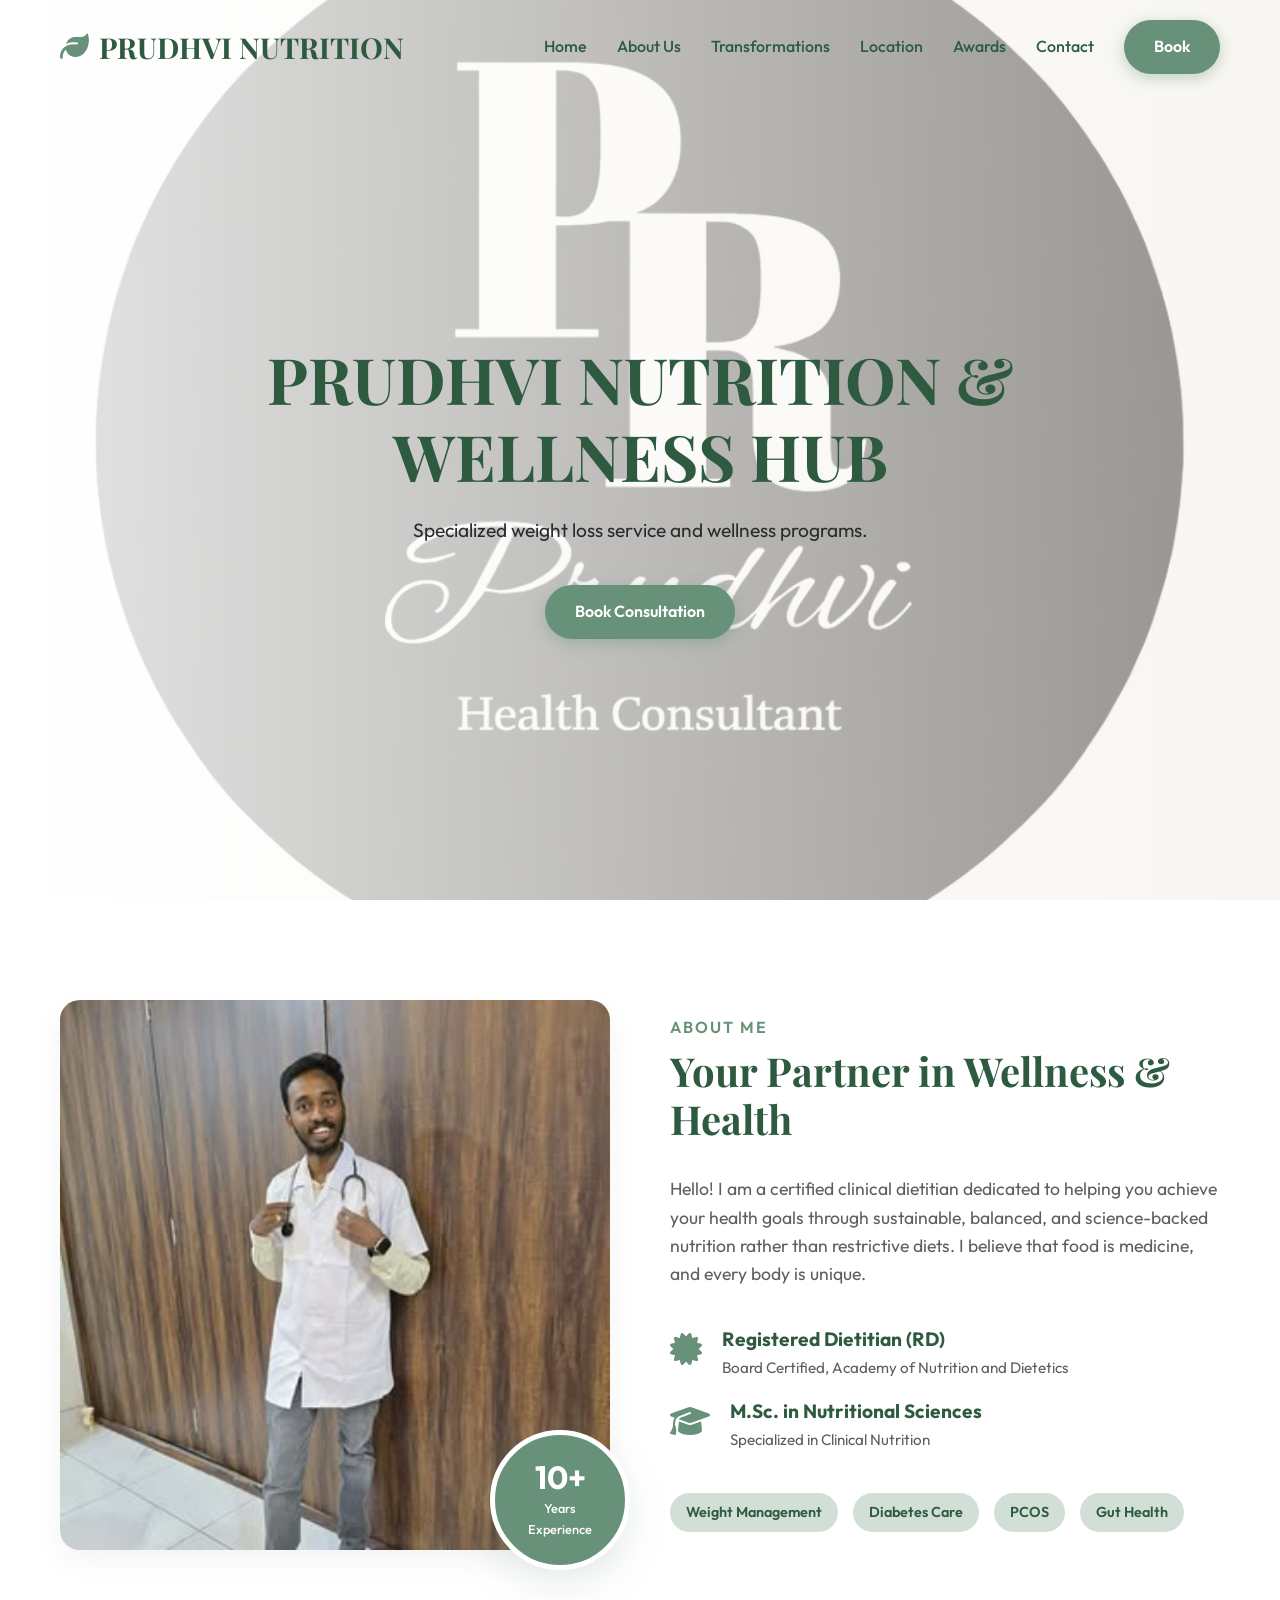
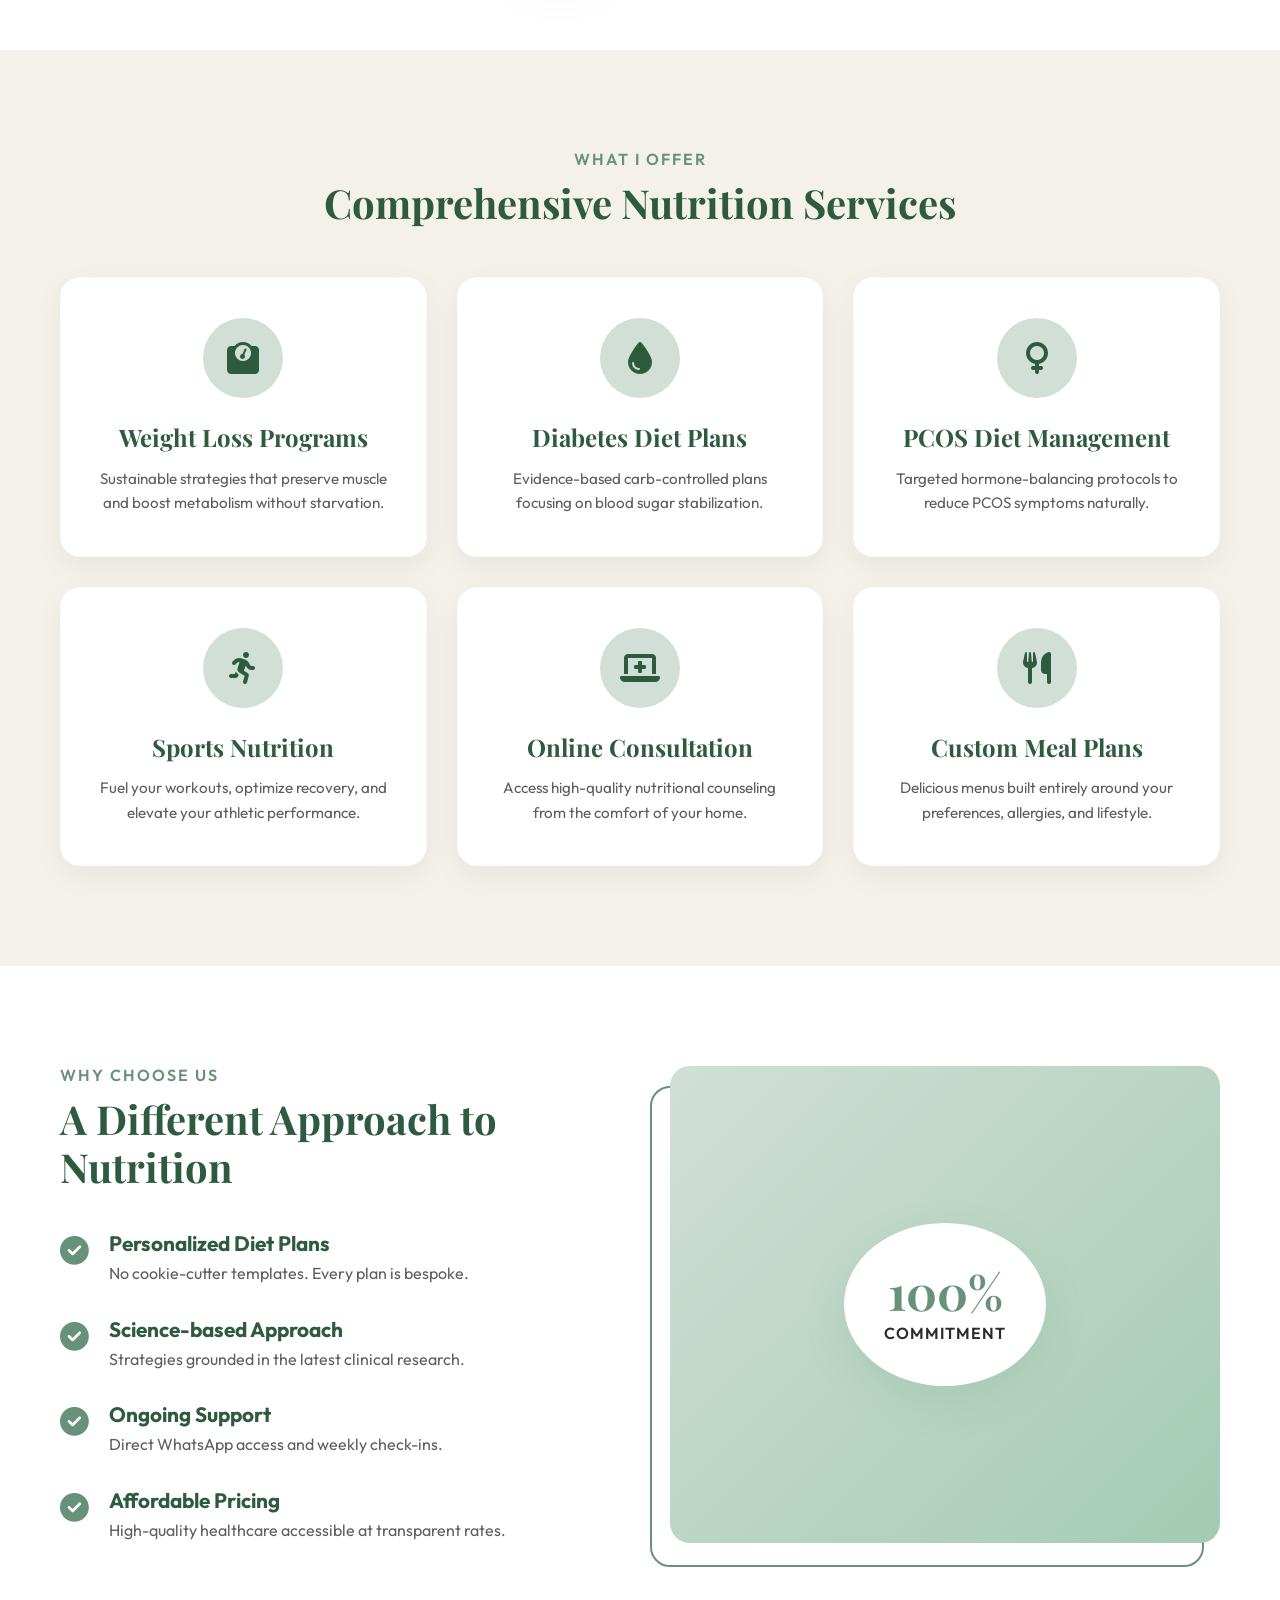
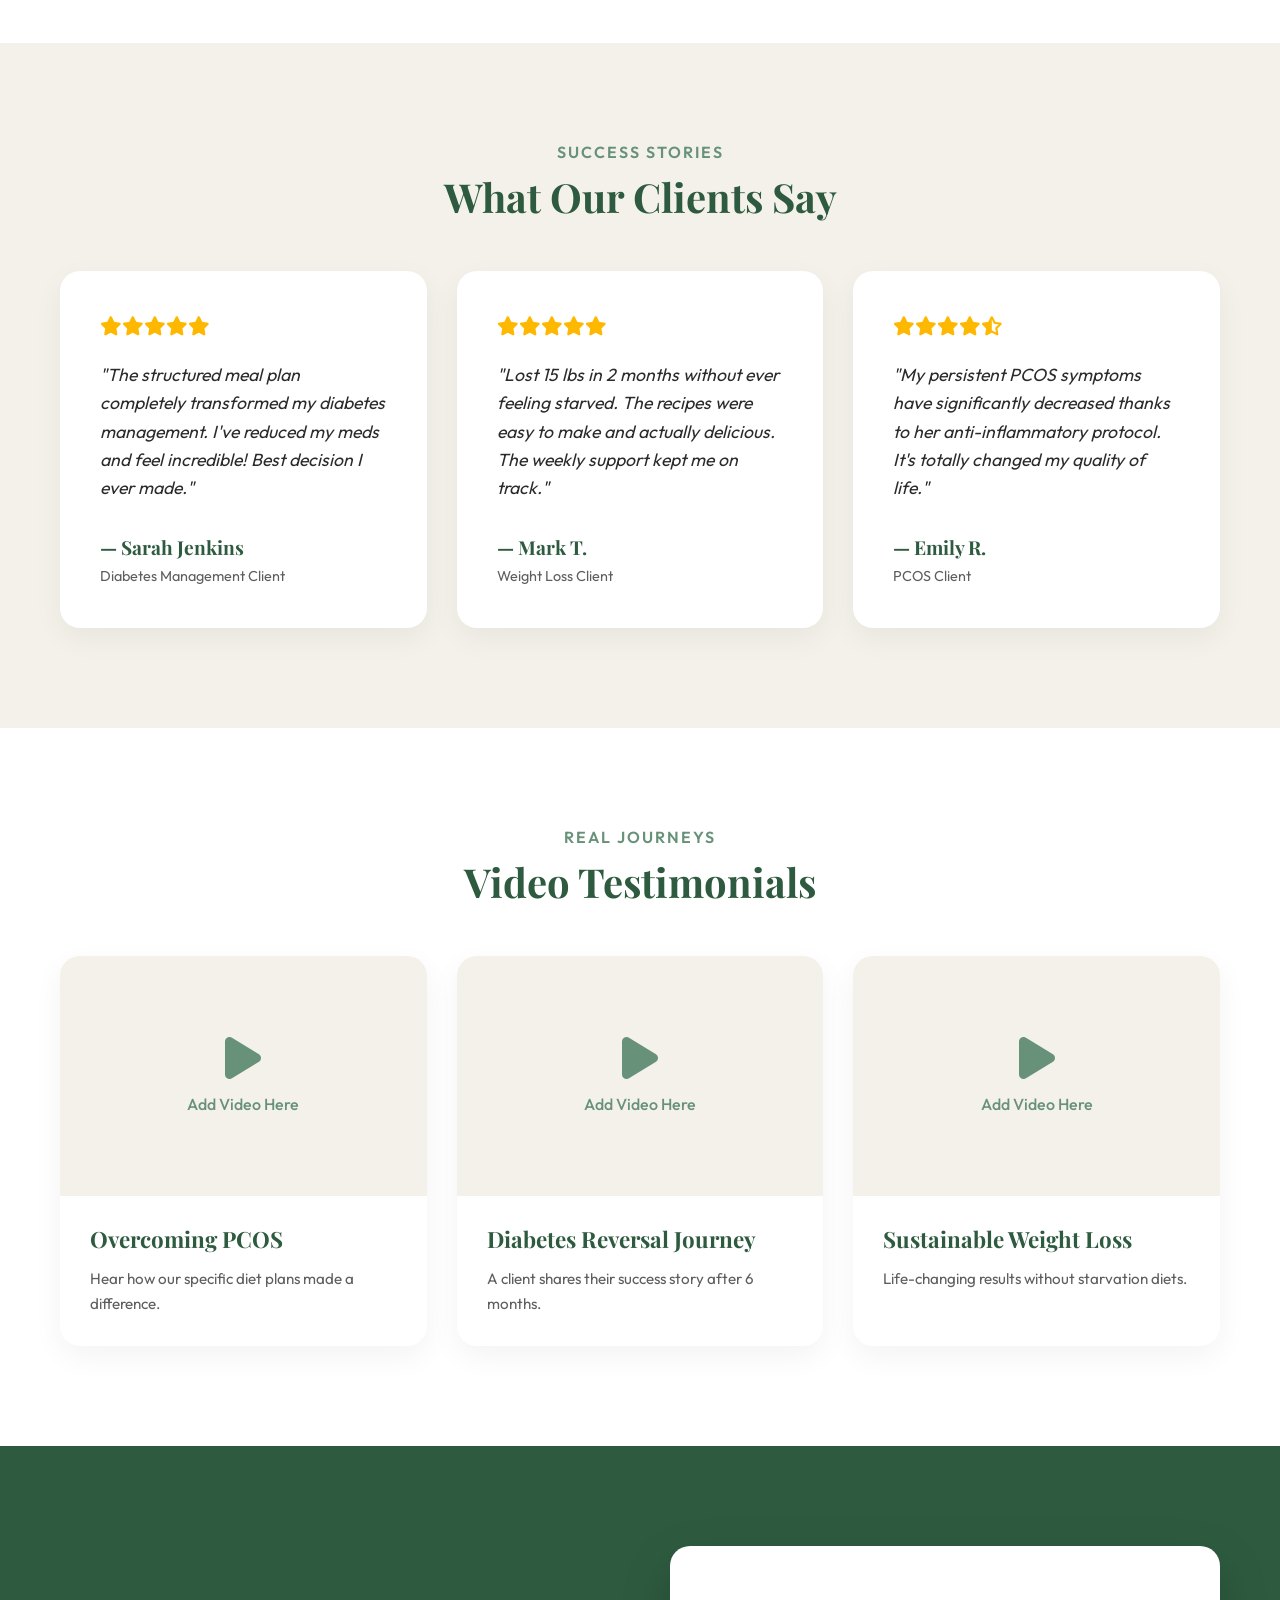
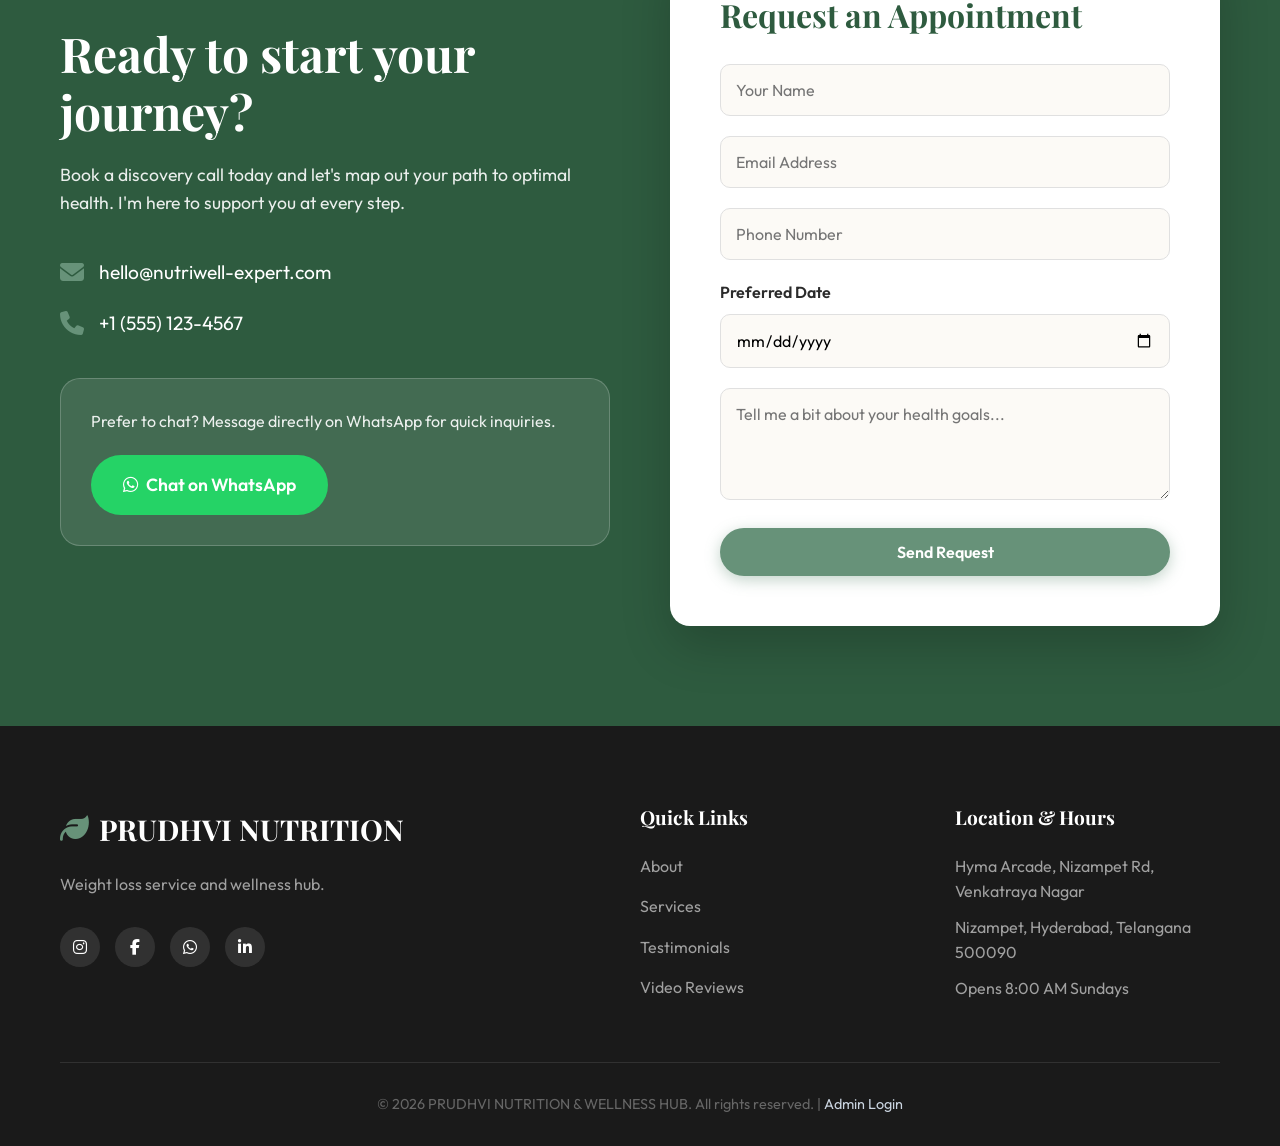
<file: index.html>
<!DOCTYPE html>
<html lang="en">

<head>
    <meta charset="UTF-8">
    <meta name="viewport" content="width=device-width, initial-scale=1.0">
    <meta name="description" content="PRUDHVI NUTRITION & WELLNESS HUB - Weight loss service in Hyderabad, Telangana.">
    <title>PRUDHVI NUTRITION & WELLNESS HUB</title>

    <!-- Google Fonts -->
    <link rel="preconnect" href="https://fonts.googleapis.com">
    <link rel="preconnect" href="https://fonts.gstatic.com" crossorigin>
    <link
        href="https://fonts.googleapis.com/css2?family=Outfit:wght@300;400;500;600;700&family=Playfair+Display:wght@600;700&display=swap"
        rel="stylesheet">

    <!-- Font Awesome for Icons -->
    <link rel="stylesheet" href="https://cdnjs.cloudflare.com/ajax/libs/font-awesome/6.4.0/css/all.min.css">

    <!-- Custom CSS -->
    <link rel="stylesheet" href="style.css">
</head>

<body>

    <!-- Navigation -->
    <nav class="navbar" id="navbar">
        <div class="nav-container">
            <a href="#" class="logo">
                <i class="fa-solid fa-leaf"></i> PRUDHVI NUTRITION
            </a>
            <div class="mobile-menu-btn" id="mobile-menu-btn">
                <i class="fa-solid fa-bars"></i>
            </div>
            <ul class="nav-links" id="nav-links">
                <li><a href="#hero">Home</a></li>
                <li><a href="about.html">About Us</a></li>
                <li><a href="transformations.html">Transformations</a></li>
                <li><a href="location.html">Location</a></li>
                <li><a href="awards.html">Awards</a></li>
                <li><a href="contact.html">Contact</a></li>
                <li><a href="#booking" class="btn btn-primary nav-btn">Book</a></li>
            </ul>
        </div>
    </nav>

    <!-- Hero Section -->
    <section id="hero" class="hero">
        <div class="hero-content fade-in-up">
            <h1>PRUDHVI NUTRITION & WELLNESS HUB</h1>
            <p>Specialized weight loss service and wellness programs.</p>
            <div class="hero-buttons">
                <a href="#booking" class="btn btn-primary">Book Consultation</a>
            </div>
        </div>
    </section>

    <!-- About Section -->
    <section id="about" class="about section-padding">
        <div class="container">
            <div class="about-grid">
                <div class="about-image reveal">
                    <img src="assets/dietitian_profile.png" alt="Certified Dietitian Portrait">
                    <div class="experience-badge">
                        <span class="years">10+</span>
                        <span class="text">Years<br>Experience</span>
                    </div>
                </div>
                <div class="about-content reveal" style="transition-delay: 200ms;">
                    <h4 class="section-subtitle">About Me</h4>
                    <h2 class="section-title">Your Partner in Wellness & Health</h2>
                    <p class="bio">Hello! I am a certified clinical dietitian dedicated to helping you achieve your
                        health goals through sustainable, balanced, and science-backed nutrition rather than restrictive
                        diets. I believe that food is medicine, and every body is unique.</p>

                    <div class="qualifications">
                        <div class="qual-item">
                            <i class="fa-solid fa-certificate"></i>
                            <div>
                                <h5>Registered Dietitian (RD)</h5>
                                <p>Board Certified, Academy of Nutrition and Dietetics</p>
                            </div>
                        </div>
                        <div class="qual-item">
                            <i class="fa-solid fa-graduation-cap"></i>
                            <div>
                                <h5>M.Sc. in Nutritional Sciences</h5>
                                <p>Specialized in Clinical Nutrition</p>
                            </div>
                        </div>
                    </div>

                    <div class="specializations">
                        <span class="tag">Weight Management</span>
                        <span class="tag">Diabetes Care</span>
                        <span class="tag">PCOS</span>
                        <span class="tag">Gut Health</span>
                    </div>
                </div>
            </div>
        </div>
    </section>

    <!-- Services Section -->
    <section id="services" class="services section-padding bg-beige">
        <div class="container">
            <div class="section-header center reveal">
                <h4 class="section-subtitle">What I Offer</h4>
                <h2 class="section-title">Comprehensive Nutrition Services</h2>
            </div>

            <div class="services-grid">
                <div class="service-card reveal">
                    <div class="icon-wrapper"><i class="fa-solid fa-weight-scale"></i></div>
                    <h3>Weight Loss Programs</h3>
                    <p>Sustainable strategies that preserve muscle and boost metabolism without starvation.</p>
                </div>
                <div class="service-card reveal" style="transition-delay: 100ms;">
                    <div class="icon-wrapper"><i class="fa-solid fa-droplet"></i></div>
                    <h3>Diabetes Diet Plans</h3>
                    <p>Evidence-based carb-controlled plans focusing on blood sugar stabilization.</p>
                </div>
                <div class="service-card reveal" style="transition-delay: 200ms;">
                    <div class="icon-wrapper"><i class="fa-solid fa-venus"></i></div>
                    <h3>PCOS Diet Management</h3>
                    <p>Targeted hormone-balancing protocols to reduce PCOS symptoms naturally.</p>
                </div>
                <div class="service-card reveal" style="transition-delay: 300ms;">
                    <div class="icon-wrapper"><i class="fa-solid fa-person-running"></i></div>
                    <h3>Sports Nutrition</h3>
                    <p>Fuel your workouts, optimize recovery, and elevate your athletic performance.</p>
                </div>
                <div class="service-card reveal" style="transition-delay: 400ms;">
                    <div class="icon-wrapper"><i class="fa-solid fa-laptop-medical"></i></div>
                    <h3>Online Consultation</h3>
                    <p>Access high-quality nutritional counseling from the comfort of your home.</p>
                </div>
                <div class="service-card reveal" style="transition-delay: 500ms;">
                    <div class="icon-wrapper"><i class="fa-solid fa-utensils"></i></div>
                    <h3>Custom Meal Plans</h3>
                    <p>Delicious menus built entirely around your preferences, allergies, and lifestyle.</p>
                </div>
            </div>
        </div>
    </section>

    <!-- Why Choose Us -->
    <section id="why-us" class="why-us section-padding">
        <div class="container">
            <div class="why-grid">
                <div class="why-content reveal">
                    <h4 class="section-subtitle">Why Choose Us</h4>
                    <h2 class="section-title">A Different Approach to Nutrition</h2>
                    <ul class="features-list">
                        <li>
                            <i class="fa-solid fa-check-circle"></i>
                            <div>
                                <h4>Personalized Diet Plans</h4>
                                <p>No cookie-cutter templates. Every plan is bespoke.</p>
                            </div>
                        </li>
                        <li>
                            <i class="fa-solid fa-check-circle"></i>
                            <div>
                                <h4>Science-based Approach</h4>
                                <p>Strategies grounded in the latest clinical research.</p>
                            </div>
                        </li>
                        <li>
                            <i class="fa-solid fa-check-circle"></i>
                            <div>
                                <h4>Ongoing Support</h4>
                                <p>Direct WhatsApp access and weekly check-ins.</p>
                            </div>
                        </li>
                        <li>
                            <i class="fa-solid fa-check-circle"></i>
                            <div>
                                <h4>Affordable Pricing</h4>
                                <p>High-quality healthcare accessible at transparent rates.</p>
                            </div>
                        </li>
                    </ul>
                </div>
                <div class="why-image reveal" style="transition-delay: 200ms;">
                    <!-- Decorative image or illustration could go here, for now using a subtle background block -->
                    <div class="image-box gradient-bg">
                        <div class="stat-circle">
                            <h2>100%</h2>
                            <p>Commitment</p>
                        </div>
                    </div>
                </div>
            </div>
        </div>
    </section>

    <!-- Testimonials -->
    <section id="testimonials" class="testimonials section-padding bg-beige">
        <div class="container">
            <div class="section-header center reveal">
                <h4 class="section-subtitle">Success Stories</h4>
                <h2 class="section-title">What Our Clients Say</h2>
            </div>

            <div class="testimonials-slider reveal">
                <div class="review-card">
                    <div class="stars">
                        <i class="fa-solid fa-star"></i><i class="fa-solid fa-star"></i><i
                            class="fa-solid fa-star"></i><i class="fa-solid fa-star"></i><i
                            class="fa-solid fa-star"></i>
                    </div>
                    <p class="review-text">"The structured meal plan completely transformed my diabetes management. I've
                        reduced my meds and feel incredible! Best decision I ever made."</p>
                    <div class="client-info">
                        <strong>— Sarah Jenkins</strong>
                        <span>Diabetes Management Client</span>
                    </div>
                </div>
                <div class="review-card">
                    <div class="stars">
                        <i class="fa-solid fa-star"></i><i class="fa-solid fa-star"></i><i
                            class="fa-solid fa-star"></i><i class="fa-solid fa-star"></i><i
                            class="fa-solid fa-star"></i>
                    </div>
                    <p class="review-text">"Lost 15 lbs in 2 months without ever feeling starved. The recipes were easy
                        to make and actually delicious. The weekly support kept me on track."</p>
                    <div class="client-info">
                        <strong>— Mark T.</strong>
                        <span>Weight Loss Client</span>
                    </div>
                </div>
                <div class="review-card">
                    <div class="stars">
                        <i class="fa-solid fa-star"></i><i class="fa-solid fa-star"></i><i
                            class="fa-solid fa-star"></i><i class="fa-solid fa-star"></i><i
                            class="fa-solid fa-star-half-stroke"></i>
                    </div>
                    <p class="review-text">"My persistent PCOS symptoms have significantly decreased thanks to her
                        anti-inflammatory protocol. It's totally changed my quality of life."</p>
                    <div class="client-info">
                        <strong>— Emily R.</strong>
                        <span>PCOS Client</span>
                    </div>
                </div>
            </div>
        </div>
    </section>

    <!-- Video Testimonials Section -->
    <section id="video-testimonials" class="video-testimonials section-padding">
        <div class="container">
            <div class="section-header center reveal">
                <h4 class="section-subtitle">Real Journeys</h4>
                <h2 class="section-title">Video Testimonials</h2>
            </div>

            <div class="video-grid">
                <!-- To add more videos, simply copy one of these 'video-card' blocks and paste it below! The design will automatically adjust. -->

                <!-- Video Item 1 -->
                <div class="video-card reveal">
                    <div class="video-wrapper">
                        <!-- Replace with real video embed or HTML5 video tag -->
                        <div class="video-placeholder">
                            <i class="fa-solid fa-play"></i>
                            <p>Add Video Here</p>
                        </div>
                    </div>
                    <div class="video-info">
                        <h3>Overcoming PCOS</h3>
                        <p>Hear how our specific diet plans made a difference.</p>
                    </div>
                </div>

                <!-- Video Item 2 -->
                <div class="video-card reveal" style="transition-delay: 150ms;">
                    <div class="video-wrapper">
                        <div class="video-placeholder">
                            <i class="fa-solid fa-play"></i>
                            <p>Add Video Here</p>
                        </div>
                    </div>
                    <div class="video-info">
                        <h3>Diabetes Reversal Journey</h3>
                        <p>A client shares their success story after 6 months.</p>
                    </div>
                </div>

                <!-- Video Item 3 -->
                <div class="video-card reveal" style="transition-delay: 300ms;">
                    <div class="video-wrapper">
                        <div class="video-placeholder">
                            <i class="fa-solid fa-play"></i>
                            <p>Add Video Here</p>
                        </div>
                    </div>
                    <div class="video-info">
                        <h3>Sustainable Weight Loss</h3>
                        <p>Life-changing results without starvation diets.</p>
                    </div>
                </div>
            </div>
        </div>
    </section>

    <!-- Appointment Booking / Contact -->
    <section id="booking" class="booking section-padding bg-green">
        <div class="container">
            <div class="booking-grid">
                <div class="booking-info reveal">
                    <h2>Ready to start your journey?</h2>
                    <p>Book a discovery call today and let's map out your path to optimal health. I'm here to support
                        you at every step.</p>
                    <div class="contact-details">
                        <div class="item">
                            <i class="fa-solid fa-envelope"></i> hello@nutriwell-expert.com
                        </div>
                        <div class="item">
                            <i class="fa-solid fa-phone"></i> +1 (555) 123-4567
                        </div>
                    </div>
                    <div class="whatsapp-box">
                        <p>Prefer to chat? Message directly on WhatsApp for quick inquiries.</p>
                        <a href="https://api.whatsapp.com/send?phone=919177529497&text=Hello%20Prudhvi_nutrition_coach%2C%20wish%20to%20order%20your%20Product%20%26%20start%20the%20Program!" class="btn btn-whatsapp" target="_blank" rel="noopener noreferrer"><i
                                class="fa-brands fa-whatsapp"></i> Chat on WhatsApp</a>
                    </div>
                </div>

                <div class="booking-form-card reveal" style="transition-delay: 200ms;">
                    <h3>Request an Appointment</h3>
                    <form id="contactForm">
                        <div class="form-group">
                            <input type="text" placeholder="Your Name" required>
                        </div>
                        <div class="form-group">
                            <input type="email" placeholder="Email Address" required>
                        </div>
                        <div class="form-group">
                            <input type="tel" placeholder="Phone Number">
                        </div>
                        <div class="form-group">
                            <label>Preferred Date</label>
                            <input type="date" required> <!-- Minimal Calendar Integration -->
                        </div>
                        <div class="form-group">
                            <textarea placeholder="Tell me a bit about your health goals..." rows="4"></textarea>
                        </div>
                        <button type="submit" class="btn btn-primary w-100">Send Request</button>
                    </form>
                </div>
            </div>
        </div>
    </section>

    <!-- Footer -->
    <footer id="footer" class="footer">
        <div class="container">
            <div class="footer-grid">
                <div class="footer-col brand">
                    <a href="#" class="logo"><i class="fa-solid fa-leaf"></i> PRUDHVI NUTRITION</a>
                    <p>Weight loss service and wellness hub.</p>
                    <div class="social-links">
                        <a href="https://www.instagram.com/prudhvi_wellness_coach/" target="_blank" rel="noopener noreferrer"><i
                                class="fa-brands fa-instagram"></i></a>
                        <a href="#"><i class="fa-brands fa-facebook-f"></i></a>
                        <a href="#"><i class="fa-brands fa-whatsapp"></i></a>
                        <a href="#"><i class="fa-brands fa-linkedin-in"></i></a>
                    </div>
                </div>

                <div class="footer-col links">
                    <h4>Quick Links</h4>
                    <ul>
                        <li><a href="#about">About</a></li>
                        <li><a href="#services">Services</a></li>
                        <li><a href="#testimonials">Testimonials</a></li>
                        <li><a href="#video-testimonials">Video Reviews</a></li>
                    </ul>
                </div>

                <div class="footer-col address">
                    <h4>Location & Hours</h4>
                    <address>
                        <p>Hyma Arcade, Nizampet Rd, Venkatraya Nagar</p>
                        <p>Nizampet, Hyderabad, Telangana 500090</p>
                        <p>Opens 8:00 AM Sundays</p>
                    </address>
                </div>
            </div>
            <div class="footer-bottom">
                <p>&copy; 2026 PRUDHVI NUTRITION & WELLNESS HUB. All rights reserved. | <a href="admin.html"
                        style="color: #cbd5e1; text-decoration: none;">Admin Login</a></p>
            </div>
        </div>
    </footer>

    <!-- Scripts -->
    <script src="script.js"></script>
</body>

</html>
</file>
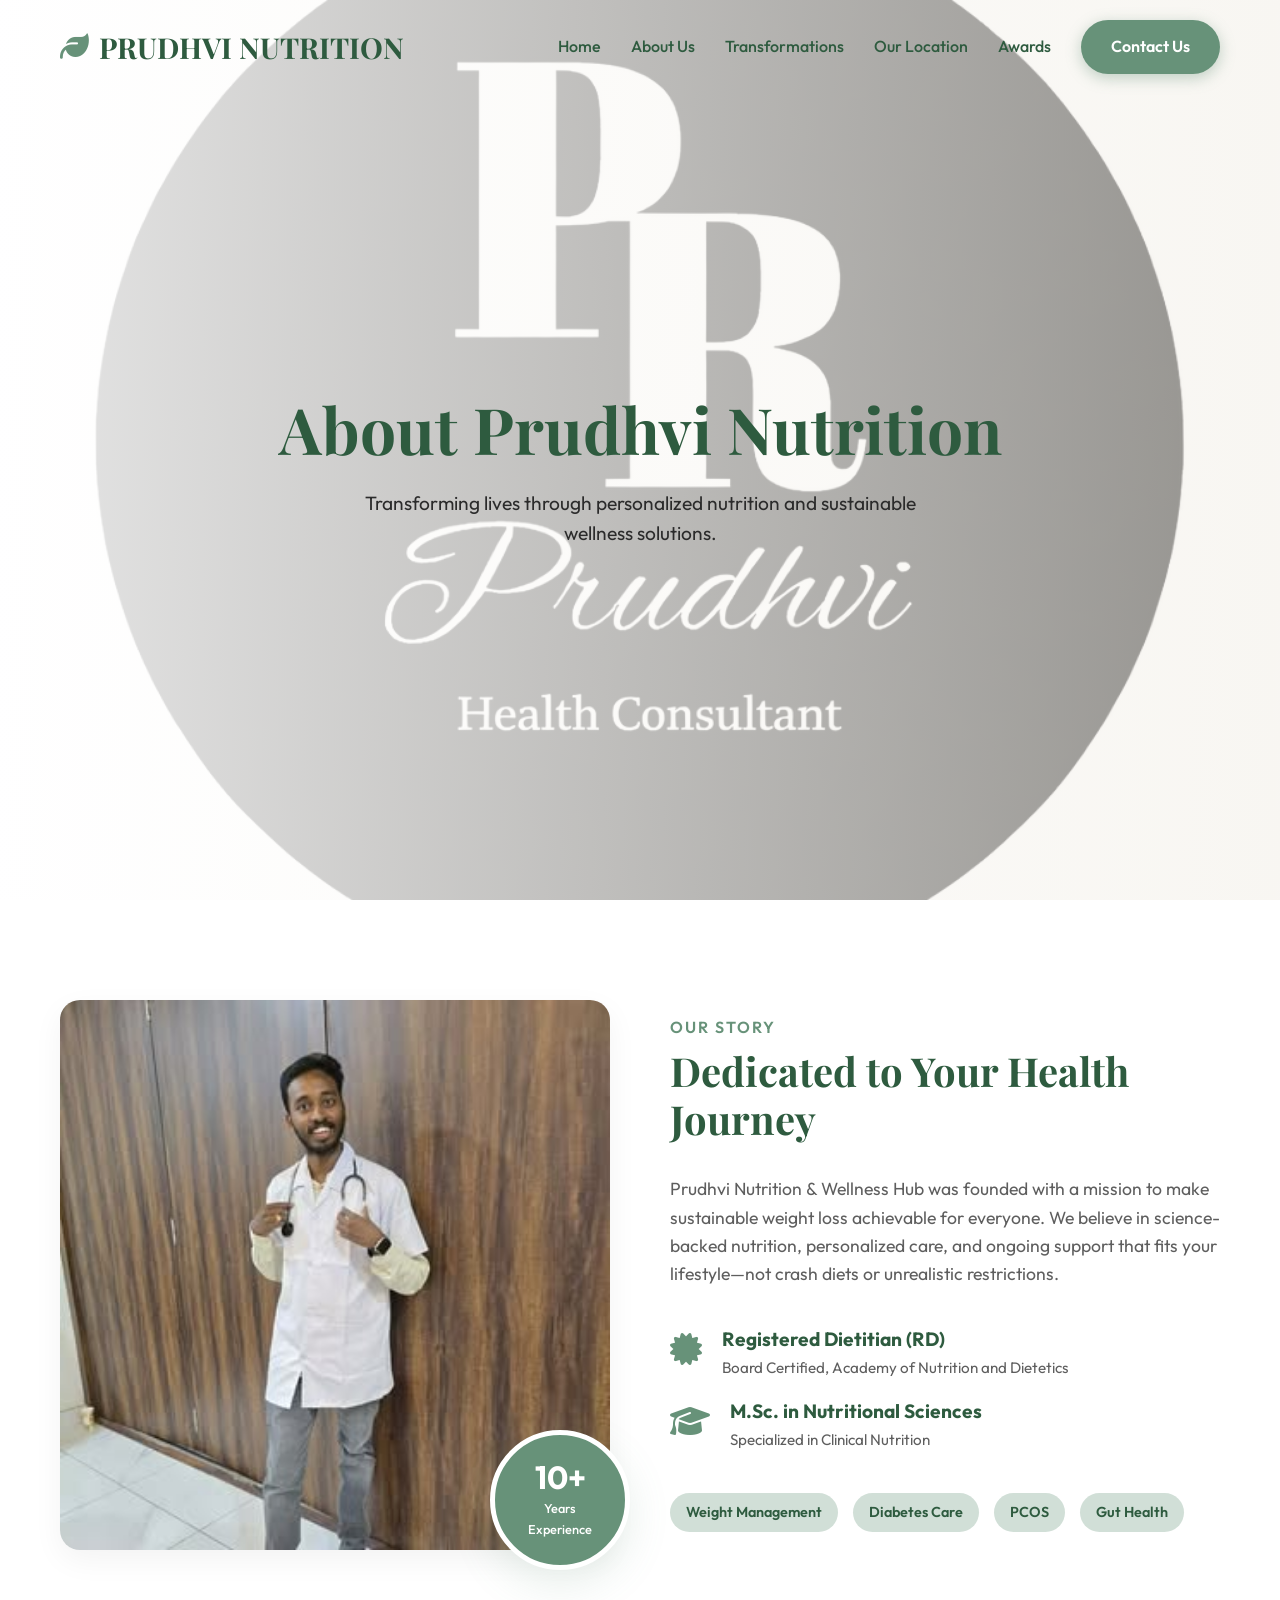
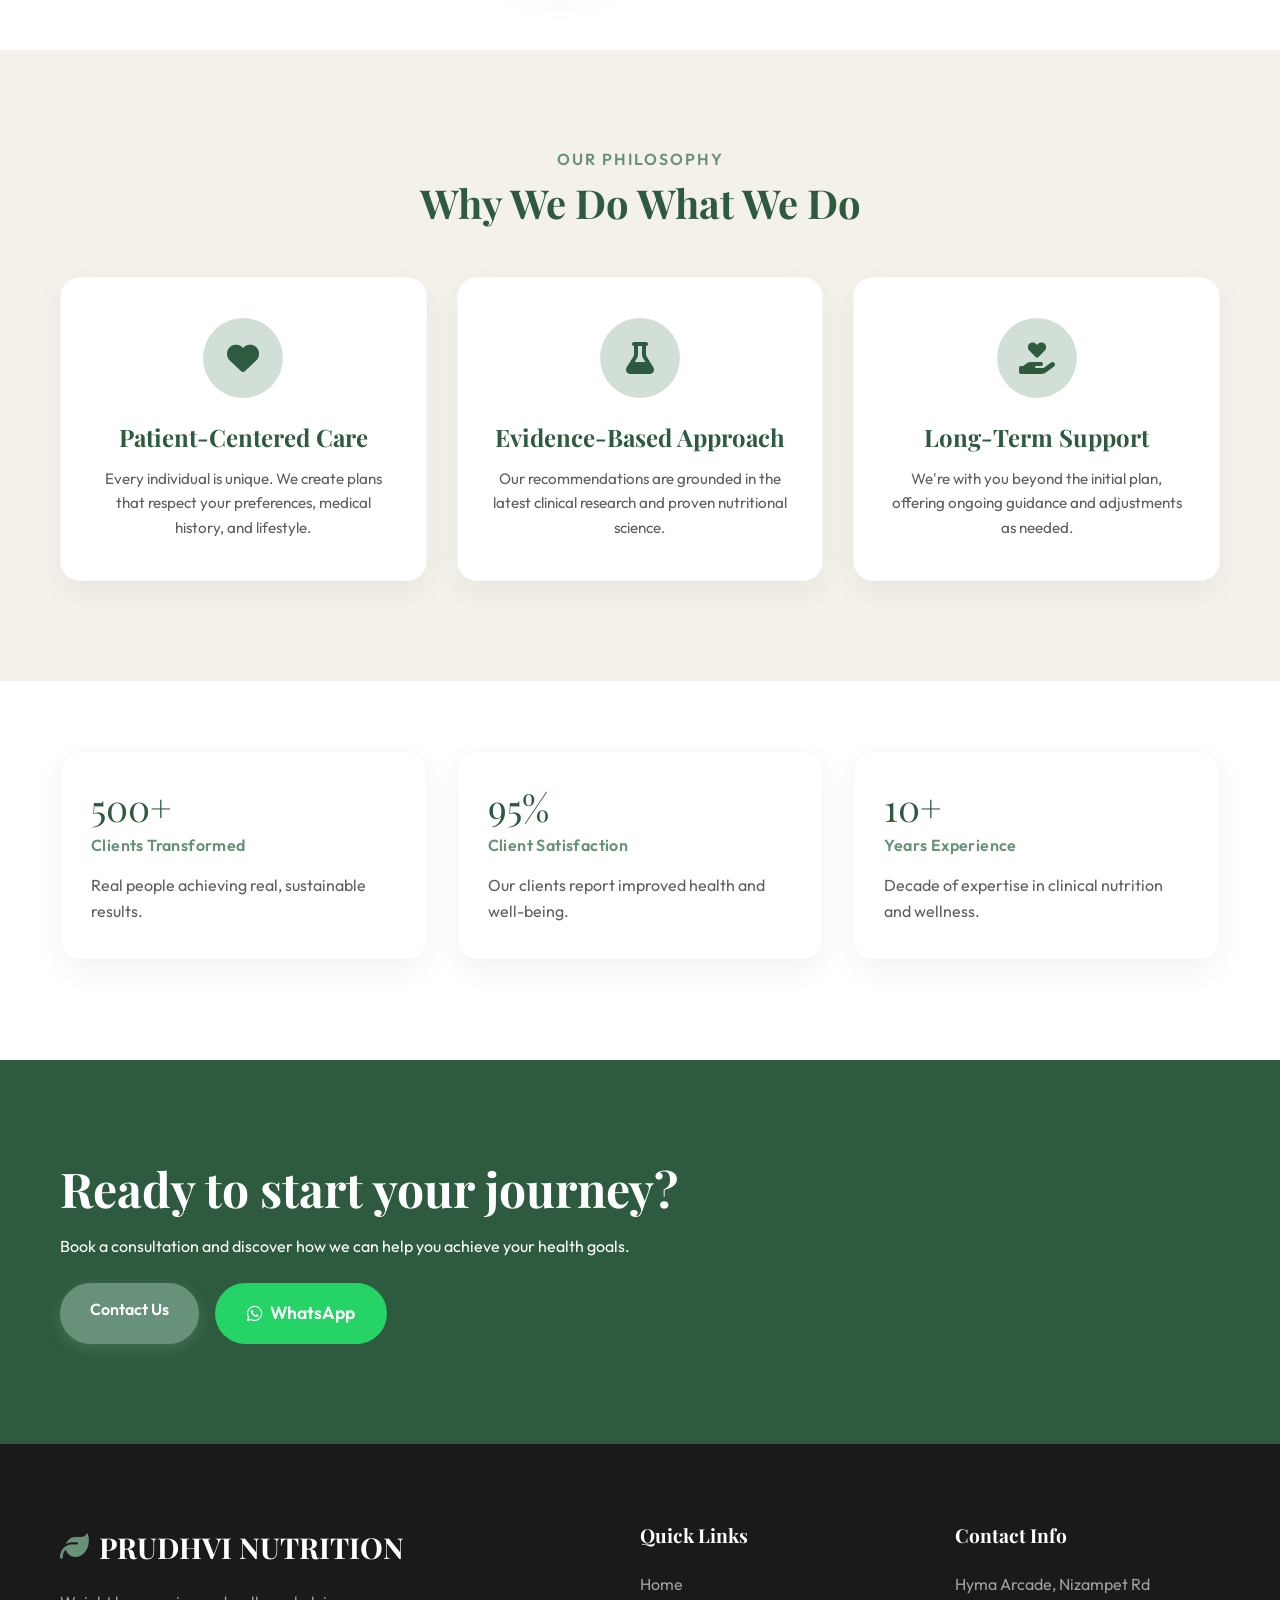
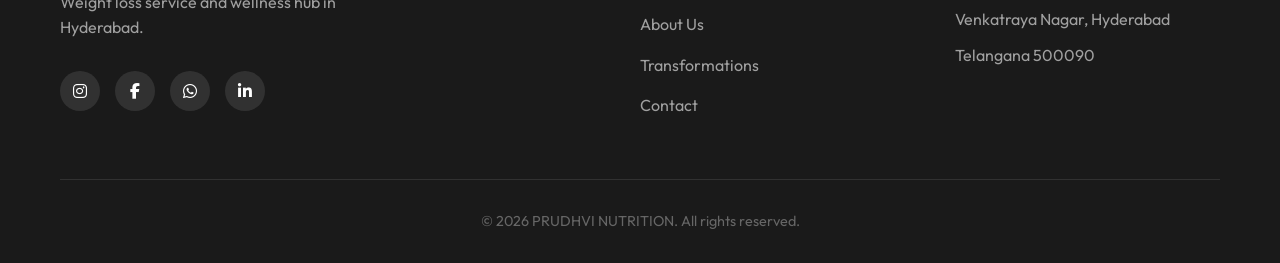
<file: about.html>
<!DOCTYPE html>
<html lang="en">
<head>
    <meta charset="UTF-8">
    <meta name="viewport" content="width=device-width, initial-scale=1.0">
    <meta name="description" content="About Prudhvi Nutrition - Doctor-supervised weight loss and nutrition programs in Hyderabad.">
    <title>About Us - Prudhvi Nutrition</title>
    <link rel="preconnect" href="https://fonts.googleapis.com">
    <link rel="preconnect" href="https://fonts.gstatic.com" crossorigin>
    <link href="https://fonts.googleapis.com/css2?family=Outfit:wght@300;400;500;600;700&family=Playfair+Display:wght@600;700&display=swap" rel="stylesheet">
    <link rel="stylesheet" href="https://cdnjs.cloudflare.com/ajax/libs/font-awesome/6.4.0/css/all.min.css">
    <link rel="stylesheet" href="style.css">
</head>
<body>
    <nav class="navbar" id="navbar">
        <div class="nav-container">
            <a href="index.html" class="logo">
                <i class="fa-solid fa-leaf"></i> PRUDHVI NUTRITION
            </a>
            <div class="mobile-menu-btn" id="mobile-menu-btn">
                <i class="fa-solid fa-bars"></i>
            </div>
            <ul class="nav-links" id="nav-links">
                <li><a href="index.html">Home</a></li>
                <li><a href="about.html">About Us</a></li>
                <li><a href="transformations.html">Transformations</a></li>
                <li><a href="location.html">Our Location</a></li>
                <li><a href="awards.html">Awards</a></li>
                <li><a href="contact.html" class="btn btn-primary nav-btn">Contact Us</a></li>
            </ul>
        </div>
    </nav>

    <section class="hero page-hero">
        <div class="hero-content fade-in-up">
            <h1>About Prudhvi Nutrition</h1>
            <p>Transforming lives through personalized nutrition and sustainable wellness solutions.</p>
        </div>
    </section>

    <section class="about section-padding">
        <div class="container">
            <div class="about-grid">
                <div class="about-image reveal">
                    <img src="assets/dietitian_profile.png" alt="Certified Dietitian Portrait">
                    <div class="experience-badge">
                        <span class="years">10+</span>
                        <span class="text">Years<br>Experience</span>
                    </div>
                </div>
                <div class="about-content reveal" style="transition-delay: 200ms;">
                    <h4 class="section-subtitle">Our Story</h4>
                    <h2 class="section-title">Dedicated to Your Health Journey</h2>
                    <p class="bio">Prudhvi Nutrition & Wellness Hub was founded with a mission to make sustainable weight loss achievable for everyone. We believe in science-backed nutrition, personalized care, and ongoing support that fits your lifestyle—not crash diets or unrealistic restrictions.</p>

                    <div class="qualifications">
                        <div class="qual-item">
                            <i class="fa-solid fa-certificate"></i>
                            <div>
                                <h5>Registered Dietitian (RD)</h5>
                                <p>Board Certified, Academy of Nutrition and Dietetics</p>
                            </div>
                        </div>
                        <div class="qual-item">
                            <i class="fa-solid fa-graduation-cap"></i>
                            <div>
                                <h5>M.Sc. in Nutritional Sciences</h5>
                                <p>Specialized in Clinical Nutrition</p>
                            </div>
                        </div>
                    </div>

                    <div class="specializations">
                        <span class="tag">Weight Management</span>
                        <span class="tag">Diabetes Care</span>
                        <span class="tag">PCOS</span>
                        <span class="tag">Gut Health</span>
                    </div>
                </div>
            </div>
        </div>
    </section>

    <section class="section-padding bg-beige">
        <div class="container">
            <div class="section-header center reveal">
                <h4 class="section-subtitle">Our Philosophy</h4>
                <h2 class="section-title">Why We Do What We Do</h2>
            </div>
            <div class="services-grid">
                <div class="service-card reveal">
                    <div class="icon-wrapper"><i class="fa-solid fa-heart"></i></div>
                    <h3>Patient-Centered Care</h3>
                    <p>Every individual is unique. We create plans that respect your preferences, medical history, and lifestyle.</p>
                </div>
                <div class="service-card reveal" style="transition-delay: 100ms;">
                    <div class="icon-wrapper"><i class="fa-solid fa-flask"></i></div>
                    <h3>Evidence-Based Approach</h3>
                    <p>Our recommendations are grounded in the latest clinical research and proven nutritional science.</p>
                </div>
                <div class="service-card reveal" style="transition-delay: 200ms;">
                    <div class="icon-wrapper"><i class="fa-solid fa-hand-holding-heart"></i></div>
                    <h3>Long-Term Support</h3>
                    <p>We're with you beyond the initial plan, offering ongoing guidance and adjustments as needed.</p>
                </div>
            </div>
        </div>
    </section>

    <section class="section-padding transformation-stats">
        <div class="container">
            <div class="stats-grid">
                <div class="stat-card reveal">
                    <div class="stat-top">
                        <span class="stat-value">500+</span>
                        <span class="stat-label">Clients Transformed</span>
                    </div>
                    <p class="stat-desc">Real people achieving real, sustainable results.</p>
                </div>
                <div class="stat-card reveal" style="transition-delay: 100ms;">
                    <div class="stat-top">
                        <span class="stat-value">95%</span>
                        <span class="stat-label">Client Satisfaction</span>
                    </div>
                    <p class="stat-desc">Our clients report improved health and well-being.</p>
                </div>
                <div class="stat-card reveal" style="transition-delay: 200ms;">
                    <div class="stat-top">
                        <span class="stat-value">10+</span>
                        <span class="stat-label">Years Experience</span>
                    </div>
                    <p class="stat-desc">Decade of expertise in clinical nutrition and wellness.</p>
                </div>
            </div>
        </div>
    </section>

    <section class="section-padding bg-green transformation-cta">
        <div class="container">
            <div class="cta-grid">
                <div class="cta-content reveal">
                    <h2>Ready to start your journey?</h2>
                    <p>Book a consultation and discover how we can help you achieve your health goals.</p>
                    <div class="cta-actions">
                        <a href="contact.html" class="btn btn-primary">Contact Us</a>
                        <a href="https://api.whatsapp.com/send?phone=919177529497&text=Hello%20Prudhvi_nutrition_coach%2C%20wish%20to%20order%20your%20Product%20%26%20start%20the%20Program!" target="_blank" rel="noopener noreferrer" class="btn btn-whatsapp"><i class="fa-brands fa-whatsapp"></i> WhatsApp</a>
                    </div>
                </div>
            </div>
        </div>
    </section>

    <footer class="footer">
        <div class="container">
            <div class="footer-grid">
                <div class="footer-col brand">
                    <a href="index.html" class="logo"><i class="fa-solid fa-leaf"></i> PRUDHVI NUTRITION</a>
                    <p>Weight loss service and wellness hub in Hyderabad.</p>
                    <div class="social-links">
                        <a href="https://www.instagram.com/prudhvi_wellness_coach/" target="_blank" rel="noopener noreferrer"><i class="fa-brands fa-instagram"></i></a>
                        <a href="#"><i class="fa-brands fa-facebook-f"></i></a>
                        <a href="#"><i class="fa-brands fa-whatsapp"></i></a>
                        <a href="#"><i class="fa-brands fa-linkedin-in"></i></a>
                    </div>
                </div>
                <div class="footer-col links">
                    <h4>Quick Links</h4>
                    <ul>
                        <li><a href="index.html">Home</a></li>
                        <li><a href="about.html">About Us</a></li>
                        <li><a href="transformations.html">Transformations</a></li>
                        <li><a href="contact.html">Contact</a></li>
                    </ul>
                </div>
                <div class="footer-col address">
                    <h4>Contact Info</h4>
                    <address>
                        <p>Hyma Arcade, Nizampet Rd</p>
                        <p>Venkatraya Nagar, Hyderabad</p>
                        <p>Telangana 500090</p>
                    </address>
                </div>
            </div>
            <div class="footer-bottom">
                <p>&copy; 2026 PRUDHVI NUTRITION. All rights reserved.</p>
            </div>
        </div>
    </footer>

    <script src="script.js"></script>
</body>
</html>
</file>
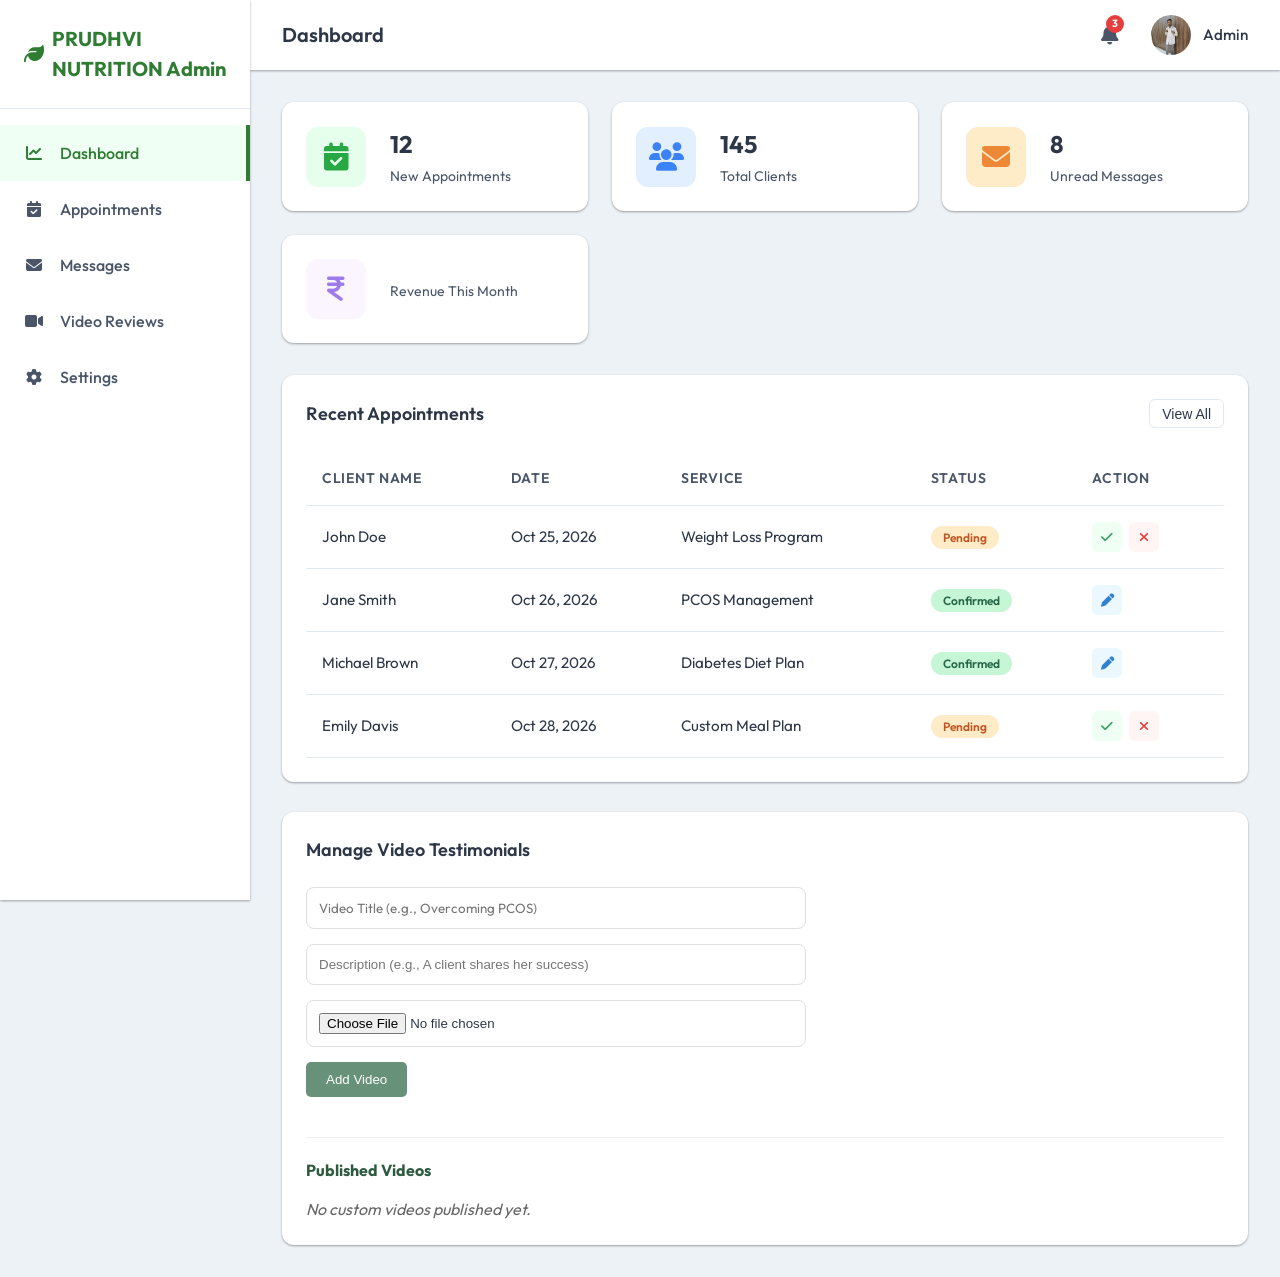
<file: admin.html>
<!DOCTYPE html>
<html lang="en">

<head>
    <meta charset="UTF-8">
    <meta name="viewport" content="width=device-width, initial-scale=1.0">
    <title>PRUDHVI NUTRITION Admin Dashboard</title>
    <!-- Google Fonts -->
    <link rel="preconnect" href="https://fonts.googleapis.com">
    <link rel="preconnect" href="https://fonts.gstatic.com" crossorigin>
    <link href="https://fonts.googleapis.com/css2?family=Outfit:wght@300;400;500;600;700&display=swap" rel="stylesheet">
    <!-- Font Awesome for Icons -->
    <link rel="stylesheet" href="https://cdnjs.cloudflare.com/ajax/libs/font-awesome/6.4.0/css/all.min.css">
    <link rel="stylesheet" href="admin.css">
</head>

<body>
    <div class="admin-container">
        <!-- Sidebar -->
        <aside class="sidebar" id="sidebar">
            <div class="sidebar-header">
                <a href="index.html" class="logo">
                    <i class="fa-solid fa-leaf"></i> PRUDHVI NUTRITION Admin
                </a>
            </div>
            <ul class="sidebar-nav">
                <li class="active"><a href="#dashboard"><i class="fa-solid fa-chart-line"></i> Dashboard</a></li>
                <li><a href="#appointments"><i class="fa-solid fa-calendar-check"></i> Appointments</a></li>
                <li><a href="#messages"><i class="fa-solid fa-envelope"></i> Messages</a></li>
                <li><a href="#video-testimonials"><i class="fa-solid fa-video"></i> Video Reviews</a></li>
                <li><a href="#settings"><i class="fa-solid fa-gear"></i> Settings</a></li>
            </ul>
        </aside>

        <!-- Main Content -->
        <main class="main-content">
            <!-- Topbar -->
            <header class="topbar">
                <div class="topbar-left">
                    <button class="menu-toggle" id="menu-toggle">
                        <i class="fa-solid fa-bars"></i>
                    </button>
                    <h2>Dashboard</h2>
                </div>
                <div class="topbar-right">
                    <div class="notifications">
                        <i class="fa-solid fa-bell"></i>
                        <span class="badge">3</span>
                    </div>
                    <div class="admin-profile">
                        <img src="assets/dietitian_profile.png" alt="Admin" class="avatar">
                        <span>Admin</span>
                    </div>
                </div>
            </header>

            <!-- Dashboard View -->
            <div class="content-wrapper">
                <!-- Stats Cards -->
                <div class="stats-grid">
                    <div class="stat-card">
                        <div class="stat-icon bg-green-light">
                            <i class="fa-solid fa-calendar-check text-green"></i>
                        </div>
                        <div class="stat-info">
                            <h3>12</h3>
                            <p>New Appointments</p>
                        </div>
                    </div>
                    <div class="stat-card">
                        <div class="stat-icon bg-blue-light">
                            <i class="fa-solid fa-users text-blue"></i>
                        </div>
                        <div class="stat-info">
                            <h3>145</h3>
                            <p>Total Clients</p>
                        </div>
                    </div>
                    <div class="stat-card">
                        <div class="stat-icon bg-orange-light">
                            <i class="fa-solid fa-envelope text-orange"></i>
                        </div>
                        <div class="stat-info">
                            <h3>8</h3>
                            <p>Unread Messages</p>
                        </div>
                    </div>
                    <div class="stat-card">
                        <div class="stat-icon bg-purple-light">
                            <i class="fa-solid fa-indian-rupee-sign text-purple"></i>
                        </div>
                        <div class="stat-info">
                            <h3></h3>
                            <p>Revenue This Month</p>
                        </div>
                    </div>
                </div>

                <!-- Recent Appointments Table -->
                <div class="recent-appointments section-card">
                    <div class="section-header">
                        <h3>Recent Appointments</h3>
                        <button class="btn btn-sm btn-outline">View All</button>
                    </div>
                    <div class="table-responsive">
                        <table class="data-table">
                            <thead>
                                <tr>
                                    <th>Client Name</th>
                                    <th>Date</th>
                                    <th>Service</th>
                                    <th>Status</th>
                                    <th>Action</th>
                                </tr>
                            </thead>
                            <tbody>
                                <tr>
                                    <td>John Doe</td>
                                    <td>Oct 25, 2026</td>
                                    <td>Weight Loss Program</td>
                                    <td><span class="status pending">Pending</span></td>
                                    <td>
                                        <button class="action-btn approve"><i class="fa-solid fa-check"></i></button>
                                        <button class="action-btn decline"><i class="fa-solid fa-xmark"></i></button>
                                    </td>
                                </tr>
                                <tr>
                                    <td>Jane Smith</td>
                                    <td>Oct 26, 2026</td>
                                    <td>PCOS Management</td>
                                    <td><span class="status confirmed">Confirmed</span></td>
                                    <td>
                                        <button class="action-btn edit"><i class="fa-solid fa-pen"></i></button>
                                    </td>
                                </tr>
                                <tr>
                                    <td>Michael Brown</td>
                                    <td>Oct 27, 2026</td>
                                    <td>Diabetes Diet Plan</td>
                                    <td><span class="status confirmed">Confirmed</span></td>
                                    <td>
                                        <button class="action-btn edit"><i class="fa-solid fa-pen"></i></button>
                                    </td>
                                </tr>
                                <tr>
                                    <td>Emily Davis</td>
                                    <td>Oct 28, 2026</td>
                                    <td>Custom Meal Plan</td>
                                    <td><span class="status pending">Pending</span></td>
                                    <td>
                                        <button class="action-btn approve"><i class="fa-solid fa-check"></i></button>
                                        <button class="action-btn decline"><i class="fa-solid fa-xmark"></i></button>
                                    </td>
                                </tr>
                            </tbody>
                        </table>
                    </div>
                </div>

                <!-- Add Video Testimonial Form -->
                <div class="video-admin section-card" id="video-testimonials" style="margin-top: 30px;">
                    <div class="section-header">
                        <h3>Manage Video Testimonials</h3>
                    </div>
                    <form id="addVideoForm" style="display: flex; flex-direction: column; gap: 15px; max-width: 500px;">
                        <input type="text" id="videoTitle" placeholder="Video Title (e.g., Overcoming PCOS)" required
                            style="padding: 12px; border: 1px solid #e0e0e0; border-radius: 8px; font-family: var(--font-body);">
                        <input type="text" id="videoDesc" placeholder="Description (e.g., A client shares her success)"
                            required style="padding: 12px; border: 1px solid #e0e0e0; border-radius: 8px;">
                        <input type="file" id="videoFile" accept="video/mp4,video/x-m4v,video/*" required
                            style="padding: 12px; border: 1px solid #e0e0e0; border-radius: 8px; background: #fff;">
                        <button type="submit" id="addVideoBtn" class="btn btn-primary"
                            style="align-self: flex-start; background: #679279; color: white; padding: 10px 20px; border: none; border-radius: 5px; cursor: pointer;">Add
                            Video</button>
                    </form>

                    <div class="added-videos" style="margin-top: 40px; border-top: 1px solid #eee; padding-top: 20px;">
                        <h4 style="margin-bottom: 15px; color: #2e5b3f;">Published Videos</h4>
                        <ul id="adminVideoList" style="list-style: none; padding: 0;">
                            <!-- Videos will appear here -->
                        </ul>
                    </div>
                </div>

            </div>
        </main>
    </div>
    <script src="admin.js"></script>
</body>

</html>
</file>
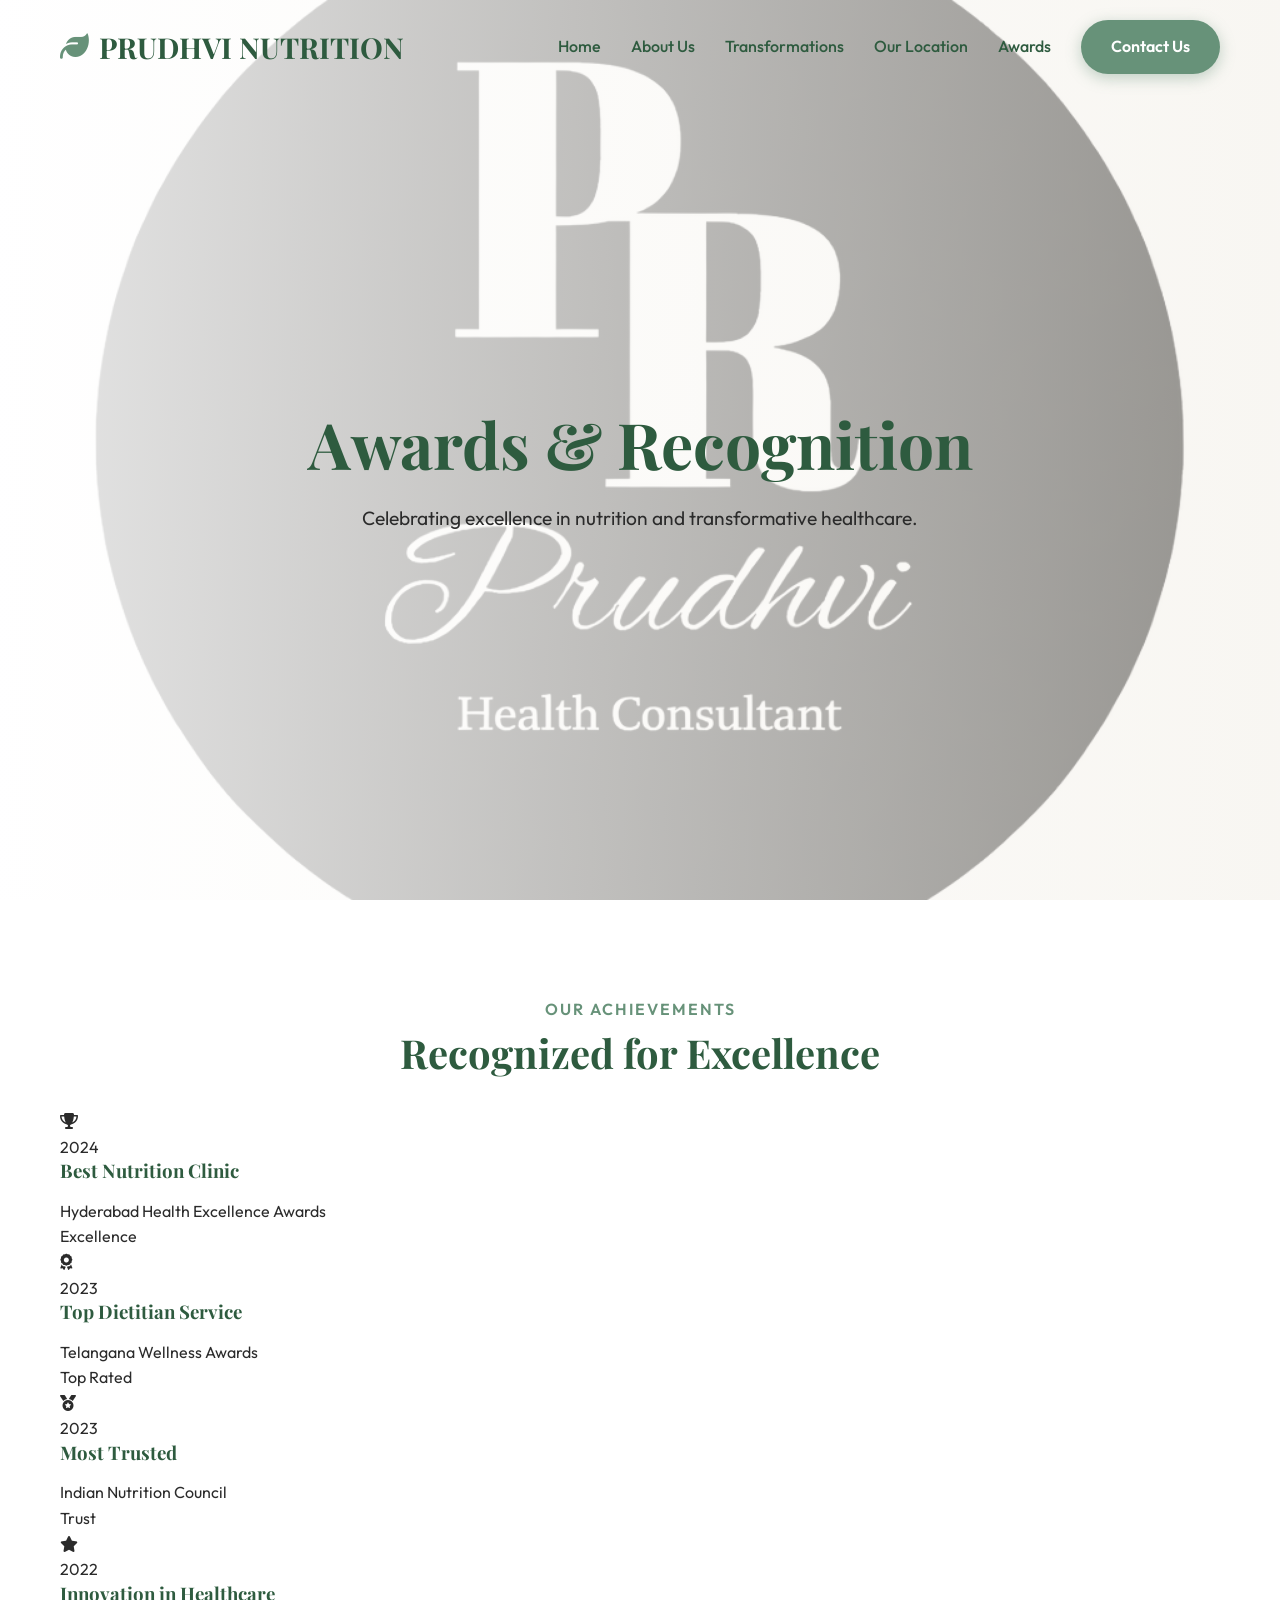
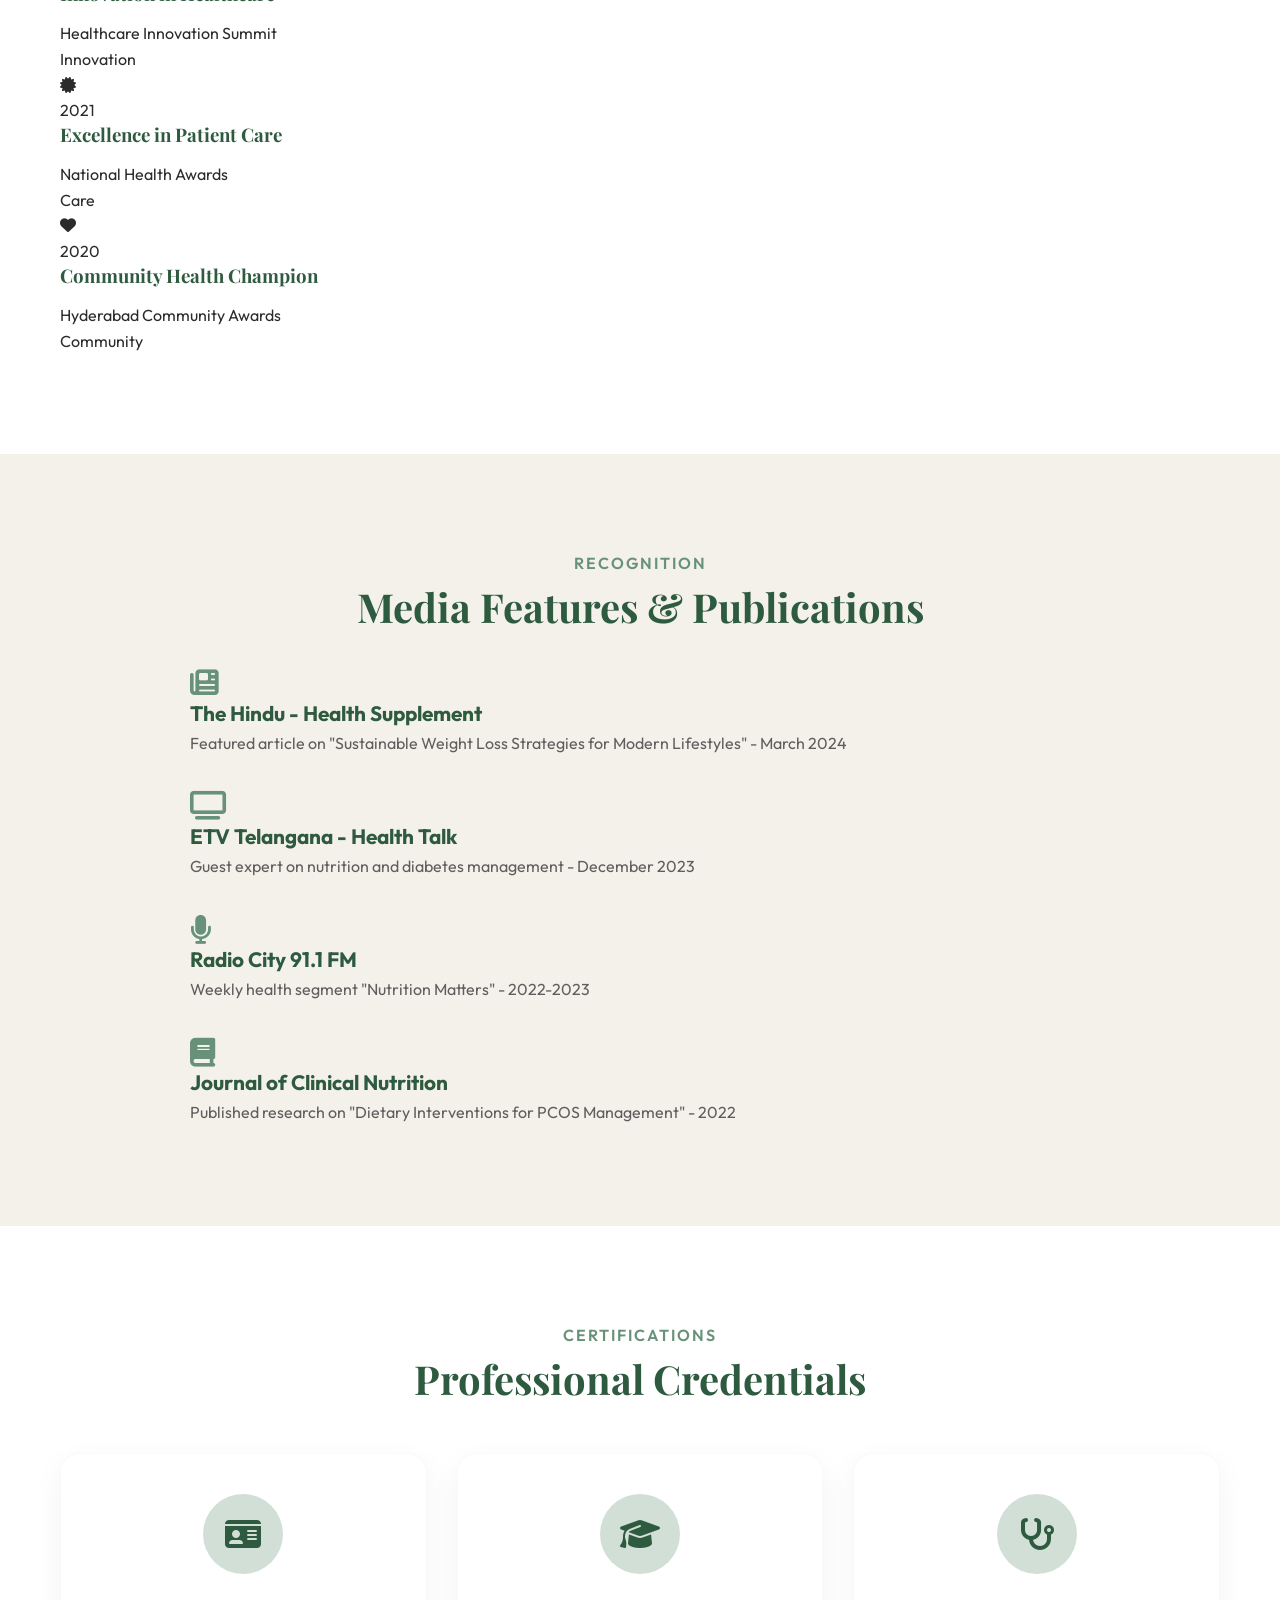
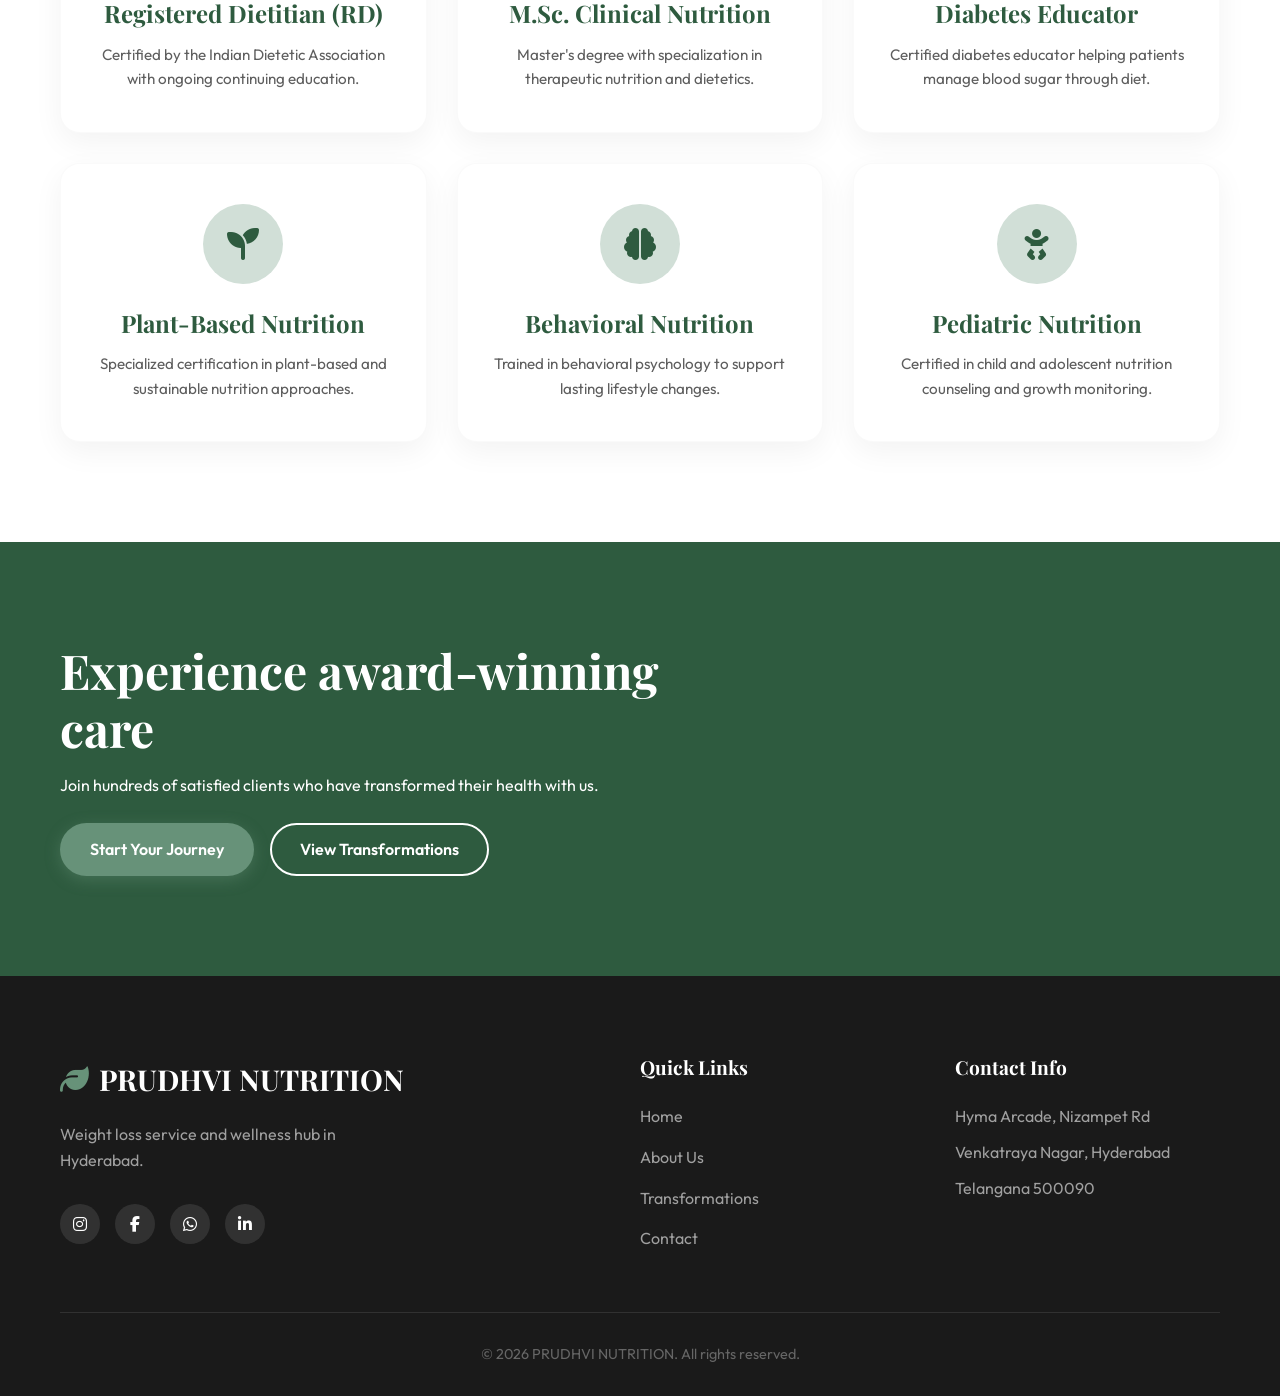
<file: awards.html>
<!DOCTYPE html>
<html lang="en">
<head>
    <meta charset="UTF-8">
    <meta name="viewport" content="width=device-width, initial-scale=1.0">
    <meta name="description" content="Awards and Recognition - Prudhvi Nutrition's achievements in weight loss and nutrition excellence.">
    <title>Awards & Recognition - Prudhvi Nutrition</title>
    <link rel="preconnect" href="https://fonts.googleapis.com">
    <link rel="preconnect" href="https://fonts.gstatic.com" crossorigin>
    <link href="https://fonts.googleapis.com/css2?family=Outfit:wght@300;400;500;600;700&family=Playfair+Display:wght@600;700&display=swap" rel="stylesheet">
    <link rel="stylesheet" href="https://cdnjs.cloudflare.com/ajax/libs/font-awesome/6.4.0/css/all.min.css">
    <link rel="stylesheet" href="style.css">
</head>
<body>
    <nav class="navbar" id="navbar">
        <div class="nav-container">
            <a href="index.html" class="logo">
                <i class="fa-solid fa-leaf"></i> PRUDHVI NUTRITION
            </a>
            <div class="mobile-menu-btn" id="mobile-menu-btn">
                <i class="fa-solid fa-bars"></i>
            </div>
            <ul class="nav-links" id="nav-links">
                <li><a href="index.html">Home</a></li>
                <li><a href="about.html">About Us</a></li>
                <li><a href="transformations.html">Transformations</a></li>
                <li><a href="location.html">Our Location</a></li>
                <li><a href="awards.html">Awards</a></li>
                <li><a href="contact.html" class="btn btn-primary nav-btn">Contact Us</a></li>
            </ul>
        </div>
    </nav>

    <section class="hero page-hero">
        <div class="hero-content fade-in-up">
            <h1>Awards & Recognition</h1>
            <p>Celebrating excellence in nutrition and transformative healthcare.</p>
        </div>
    </section>

    <section class="section-padding">
        <div class="container">
            <div class="section-header center reveal">
                <h4 class="section-subtitle">Our Achievements</h4>
                <h2 class="section-title">Recognized for Excellence</h2>
            </div>
            <div class="awards-grid">
                <div class="award-card reveal">
                    <div class="award-icon"><i class="fa-solid fa-trophy"></i></div>
                    <div class="award-year">2024</div>
                    <h3>Best Nutrition Clinic</h3>
                    <p>Hyderabad Health Excellence Awards</p>
                    <span class="award-badge">Excellence</span>
                </div>
                <div class="award-card reveal" style="transition-delay: 100ms;">
                    <div class="award-icon"><i class="fa-solid fa-award"></i></div>
                    <div class="award-year">2023</div>
                    <h3>Top Dietitian Service</h3>
                    <p>Telangana Wellness Awards</p>
                    <span class="award-badge">Top Rated</span>
                </div>
                <div class="award-card reveal" style="transition-delay: 200ms;">
                    <div class="award-icon"><i class="fa-solid fa-medal"></i></div>
                    <div class="award-year">2023</div>
                    <h3>Most Trusted</h3>
                    <p>Indian Nutrition Council</p>
                    <span class="award-badge">Trust</span>
                </div>
                <div class="award-card reveal" style="transition-delay: 300ms;">
                    <div class="award-icon"><i class="fa-solid fa-star"></i></div>
                    <div class="award-year">2022</div>
                    <h3>Innovation in Healthcare</h3>
                    <p>Healthcare Innovation Summit</p>
                    <span class="award-badge">Innovation</span>
                </div>
                <div class="award-card reveal" style="transition-delay: 400ms;">
                    <div class="award-icon"><i class="fa-solid fa-certificate"></i></div>
                    <div class="award-year">2021</div>
                    <h3>Excellence in Patient Care</h3>
                    <p>National Health Awards</p>
                    <span class="award-badge">Care</span>
                </div>
                <div class="award-card reveal" style="transition-delay: 500ms;">
                    <div class="award-icon"><i class="fa-solid fa-heart"></i></div>
                    <div class="award-year">2020</div>
                    <h3>Community Health Champion</h3>
                    <p>Hyderabad Community Awards</p>
                    <span class="award-badge">Community</span>
                </div>
            </div>
        </div>
    </section>

    <section class="section-padding bg-beige">
        <div class="container">
            <div class="section-header center reveal">
                <h4 class="section-subtitle">Recognition</h4>
                <h2 class="section-title">Media Features & Publications</h2>
            </div>
            <div class="features-list" style="max-width: 900px; margin: 0 auto;">
                <div class="feature-row reveal">
                    <div class="feature-icon"><i class="fa-solid fa-newspaper"></i></div>
                    <div class="feature-content">
                        <h4>The Hindu - Health Supplement</h4>
                        <p>Featured article on "Sustainable Weight Loss Strategies for Modern Lifestyles" - March 2024</p>
                    </div>
                </div>
                <div class="feature-row reveal" style="transition-delay: 100ms;">
                    <div class="feature-icon"><i class="fa-solid fa-tv"></i></div>
                    <div class="feature-content">
                        <h4>ETV Telangana - Health Talk</h4>
                        <p>Guest expert on nutrition and diabetes management - December 2023</p>
                    </div>
                </div>
                <div class="feature-row reveal" style="transition-delay: 200ms;">
                    <div class="feature-icon"><i class="fa-solid fa-microphone"></i></div>
                    <div class="feature-content">
                        <h4>Radio City 91.1 FM</h4>
                        <p>Weekly health segment "Nutrition Matters" - 2022-2023</p>
                    </div>
                </div>
                <div class="feature-row reveal" style="transition-delay: 300ms;">
                    <div class="feature-icon"><i class="fa-solid fa-book"></i></div>
                    <div class="feature-content">
                        <h4>Journal of Clinical Nutrition</h4>
                        <p>Published research on "Dietary Interventions for PCOS Management" - 2022</p>
                    </div>
                </div>
            </div>
        </div>
    </section>

    <section class="section-padding">
        <div class="container">
            <div class="section-header center reveal">
                <h4 class="section-subtitle">Certifications</h4>
                <h2 class="section-title">Professional Credentials</h2>
            </div>
            <div class="services-grid">
                <div class="service-card reveal">
                    <div class="icon-wrapper"><i class="fa-solid fa-id-card"></i></div>
                    <h3>Registered Dietitian (RD)</h3>
                    <p>Certified by the Indian Dietetic Association with ongoing continuing education.</p>
                </div>
                <div class="service-card reveal" style="transition-delay: 100ms;">
                    <div class="icon-wrapper"><i class="fa-solid fa-graduation-cap"></i></div>
                    <h3>M.Sc. Clinical Nutrition</h3>
                    <p>Master's degree with specialization in therapeutic nutrition and dietetics.</p>
                </div>
                <div class="service-card reveal" style="transition-delay: 200ms;">
                    <div class="icon-wrapper"><i class="fa-solid fa-stethoscope"></i></div>
                    <h3>Diabetes Educator</h3>
                    <p>Certified diabetes educator helping patients manage blood sugar through diet.</p>
                </div>
                <div class="service-card reveal" style="transition-delay: 300ms;">
                    <div class="icon-wrapper"><i class="fa-solid fa-seedling"></i></div>
                    <h3>Plant-Based Nutrition</h3>
                    <p>Specialized certification in plant-based and sustainable nutrition approaches.</p>
                </div>
                <div class="service-card reveal" style="transition-delay: 400ms;">
                    <div class="icon-wrapper"><i class="fa-solid fa-brain"></i></div>
                    <h3>Behavioral Nutrition</h3>
                    <p>Trained in behavioral psychology to support lasting lifestyle changes.</p>
                </div>
                <div class="service-card reveal" style="transition-delay: 500ms;">
                    <div class="icon-wrapper"><i class="fa-solid fa-baby"></i></div>
                    <h3>Pediatric Nutrition</h3>
                    <p>Certified in child and adolescent nutrition counseling and growth monitoring.</p>
                </div>
            </div>
        </div>
    </section>

    <section class="section-padding bg-green transformation-cta">
        <div class="container">
            <div class="cta-grid">
                <div class="cta-content reveal">
                    <h2>Experience award-winning care</h2>
                    <p>Join hundreds of satisfied clients who have transformed their health with us.</p>
                    <div class="cta-actions">
                        <a href="contact.html" class="btn btn-primary">Start Your Journey</a>
                        <a href="transformations.html" class="btn btn-outline" style="color: white; border-color: white;">View Transformations</a>
                    </div>
                </div>
            </div>
        </div>
    </section>

    <footer class="footer">
        <div class="container">
            <div class="footer-grid">
                <div class="footer-col brand">
                    <a href="index.html" class="logo"><i class="fa-solid fa-leaf"></i> PRUDHVI NUTRITION</a>
                    <p>Weight loss service and wellness hub in Hyderabad.</p>
                    <div class="social-links">
                        <a href="https://www.instagram.com/prudhvi_wellness_coach/" target="_blank" rel="noopener noreferrer"><i class="fa-brands fa-instagram"></i></a>
                        <a href="#"><i class="fa-brands fa-facebook-f"></i></a>
                        <a href="#"><i class="fa-brands fa-whatsapp"></i></a>
                        <a href="#"><i class="fa-brands fa-linkedin-in"></i></a>
                    </div>
                </div>
                <div class="footer-col links">
                    <h4>Quick Links</h4>
                    <ul>
                        <li><a href="index.html">Home</a></li>
                        <li><a href="about.html">About Us</a></li>
                        <li><a href="transformations.html">Transformations</a></li>
                        <li><a href="contact.html">Contact</a></li>
                    </ul>
                </div>
                <div class="footer-col address">
                    <h4>Contact Info</h4>
                    <address>
                        <p>Hyma Arcade, Nizampet Rd</p>
                        <p>Venkatraya Nagar, Hyderabad</p>
                        <p>Telangana 500090</p>
                    </address>
                </div>
            </div>
            <div class="footer-bottom">
                <p>&copy; 2026 PRUDHVI NUTRITION. All rights reserved.</p>
            </div>
        </div>
    </footer>

    <script src="script.js"></script>
</body>
</html>
</file>
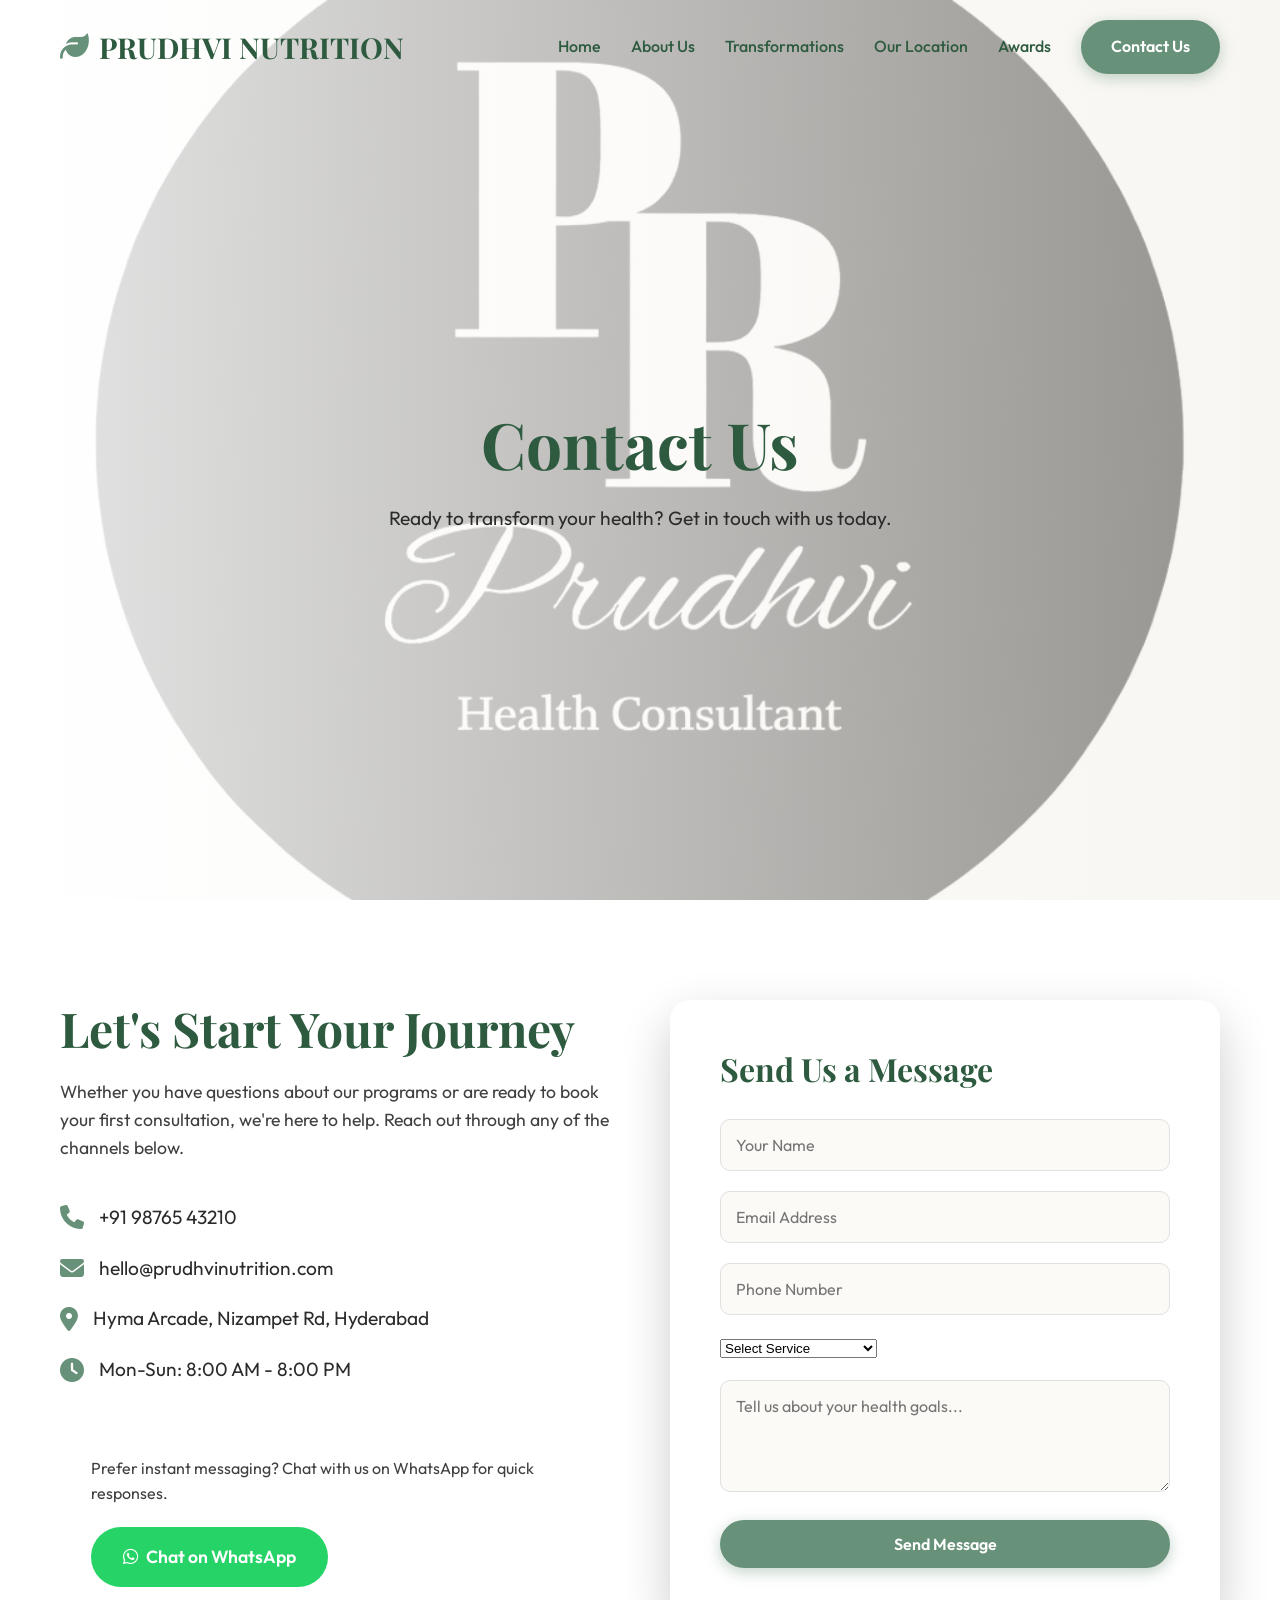
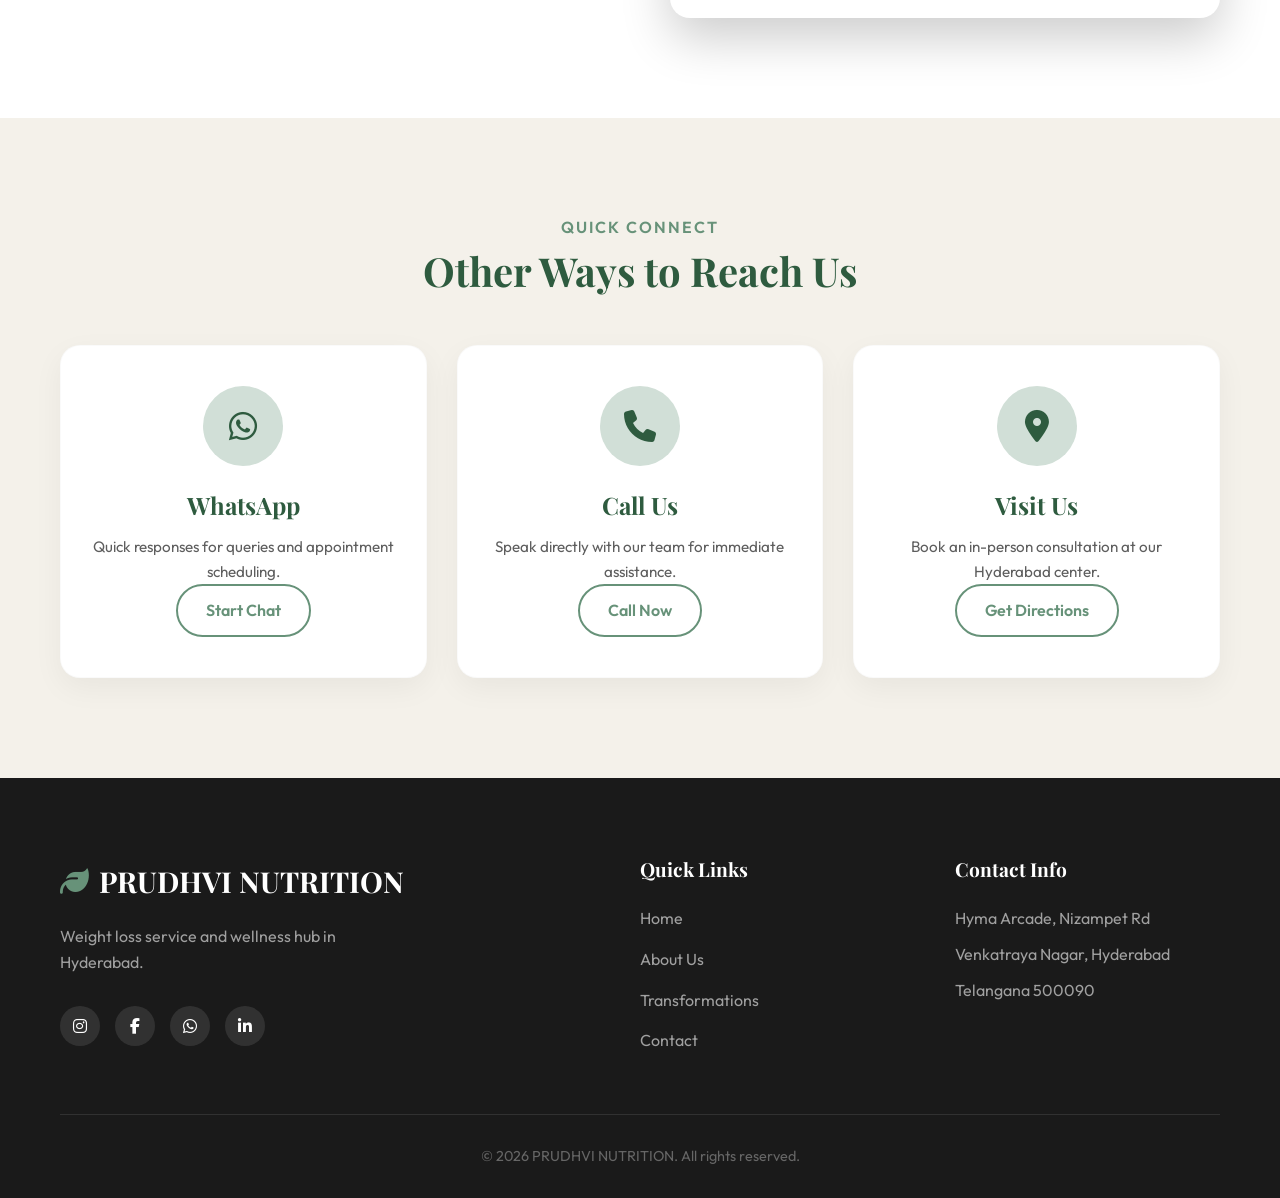
<file: contact.html>
<!DOCTYPE html>
<html lang="en">
<head>
    <meta charset="UTF-8">
    <meta name="viewport" content="width=device-width, initial-scale=1.0">
    <meta name="description" content="Contact Prudhvi Nutrition - Book a consultation or reach out to us for personalized nutrition programs.">
    <title>Contact Us - Prudhvi Nutrition</title>
    <link rel="preconnect" href="https://fonts.googleapis.com">
    <link rel="preconnect" href="https://fonts.gstatic.com" crossorigin>
    <link href="https://fonts.googleapis.com/css2?family=Outfit:wght@300;400;500;600;700&family=Playfair+Display:wght@600;700&display=swap" rel="stylesheet">
    <link rel="stylesheet" href="https://cdnjs.cloudflare.com/ajax/libs/font-awesome/6.4.0/css/all.min.css">
    <link rel="stylesheet" href="style.css">
</head>
<body>
    <nav class="navbar" id="navbar">
        <div class="nav-container">
            <a href="index.html" class="logo">
                <i class="fa-solid fa-leaf"></i> PRUDHVI NUTRITION
            </a>
            <div class="mobile-menu-btn" id="mobile-menu-btn">
                <i class="fa-solid fa-bars"></i>
            </div>
            <ul class="nav-links" id="nav-links">
                <li><a href="index.html">Home</a></li>
                <li><a href="about.html">About Us</a></li>
                <li><a href="transformations.html">Transformations</a></li>
                <li><a href="location.html">Our Location</a></li>
                <li><a href="awards.html">Awards</a></li>
                <li><a href="contact.html" class="btn btn-primary nav-btn">Contact Us</a></li>
            </ul>
        </div>
    </nav>

    <section class="hero page-hero">
        <div class="hero-content fade-in-up">
            <h1>Contact Us</h1>
            <p>Ready to transform your health? Get in touch with us today.</p>
        </div>
    </section>

    <section class="section-padding">
        <div class="container">
            <div class="booking-grid">
                <div class="booking-info reveal">
                    <h2>Let's Start Your Journey</h2>
                    <p>Whether you have questions about our programs or are ready to book your first consultation, we're here to help. Reach out through any of the channels below.</p>
                    
                    <div class="contact-details">
                        <div class="item">
                            <i class="fa-solid fa-phone"></i>
                            <span>+91 98765 43210</span>
                        </div>
                        <div class="item">
                            <i class="fa-solid fa-envelope"></i>
                            <span>hello@prudhvinutrition.com</span>
                        </div>
                        <div class="item">
                            <i class="fa-solid fa-location-dot"></i>
                            <span>Hyma Arcade, Nizampet Rd, Hyderabad</span>
                        </div>
                        <div class="item">
                            <i class="fa-solid fa-clock"></i>
                            <span>Mon-Sun: 8:00 AM - 8:00 PM</span>
                        </div>
                    </div>

                    <div class="whatsapp-box">
                        <p>Prefer instant messaging? Chat with us on WhatsApp for quick responses.</p>
                        <a href="https://api.whatsapp.com/send?phone=919177529497&text=Hello%20Prudhvi_nutrition_coach%2C%20wish%20to%20order%20your%20Product%20%26%20start%20the%20Program!" class="btn btn-whatsapp" target="_blank" rel="noopener noreferrer"><i class="fa-brands fa-whatsapp"></i> Chat on WhatsApp</a>
                    </div>
                </div>

                <div class="booking-form-card reveal" style="transition-delay: 200ms;">
                    <h3>Send Us a Message</h3>
                    <form id="contactForm">
                        <div class="form-group">
                            <input type="text" placeholder="Your Name" required>
                        </div>
                        <div class="form-group">
                            <input type="email" placeholder="Email Address" required>
                        </div>
                        <div class="form-group">
                            <input type="tel" placeholder="Phone Number" required>
                        </div>
                        <div class="form-group">
                            <select required>
                                <option value="">Select Service</option>
                                <option value="weight-loss">Weight Loss Program</option>
                                <option value="diabetes">Diabetes Management</option>
                                <option value="pcos">PCOS Diet Plan</option>
                                <option value="general">General Nutrition</option>
                            </select>
                        </div>
                        <div class="form-group">
                            <textarea placeholder="Tell us about your health goals..." rows="4"></textarea>
                        </div>
                        <button type="submit" class="btn btn-primary w-100">Send Message</button>
                    </form>
                </div>
            </div>
        </div>
    </section>

    <section class="section-padding bg-beige">
        <div class="container">
            <div class="section-header center reveal">
                <h4 class="section-subtitle">Quick Connect</h4>
                <h2 class="section-title">Other Ways to Reach Us</h2>
            </div>
            <div class="services-grid">
                <div class="service-card reveal">
                    <div class="icon-wrapper"><i class="fa-brands fa-whatsapp"></i></div>
                    <h3>WhatsApp</h3>
                    <p>Quick responses for queries and appointment scheduling.</p>
                    <a href="https://api.whatsapp.com/send?phone=919177529497&text=Hello%20Prudhvi_nutrition_coach%2C%20wish%20to%20order%20your%20Product%20%26%20start%20the%20Program!" class="btn btn-outline" target="_blank" rel="noopener noreferrer">Start Chat</a>
                </div>
                <div class="service-card reveal" style="transition-delay: 100ms;">
                    <div class="icon-wrapper"><i class="fa-solid fa-phone"></i></div>
                    <h3>Call Us</h3>
                    <p>Speak directly with our team for immediate assistance.</p>
                    <a href="tel:+919876543210" class="btn btn-outline">Call Now</a>
                </div>
                <div class="service-card reveal" style="transition-delay: 200ms;">
                    <div class="icon-wrapper"><i class="fa-solid fa-location-dot"></i></div>
                    <h3>Visit Us</h3>
                    <p>Book an in-person consultation at our Hyderabad center.</p>
                    <a href="location.html" class="btn btn-outline">Get Directions</a>
                </div>
            </div>
        </div>
    </section>

    <footer class="footer">
        <div class="container">
            <div class="footer-grid">
                <div class="footer-col brand">
                    <a href="index.html" class="logo"><i class="fa-solid fa-leaf"></i> PRUDHVI NUTRITION</a>
                    <p>Weight loss service and wellness hub in Hyderabad.</p>
                    <div class="social-links">
                        <a href="https://www.instagram.com/prudhvi_wellness_coach/" target="_blank" rel="noopener noreferrer"><i class="fa-brands fa-instagram"></i></a>
                        <a href="#"><i class="fa-brands fa-facebook-f"></i></a>
                        <a href="#"><i class="fa-brands fa-whatsapp"></i></a>
                        <a href="#"><i class="fa-brands fa-linkedin-in"></i></a>
                    </div>
                </div>
                <div class="footer-col links">
                    <h4>Quick Links</h4>
                    <ul>
                        <li><a href="index.html">Home</a></li>
                        <li><a href="about.html">About Us</a></li>
                        <li><a href="transformations.html">Transformations</a></li>
                        <li><a href="contact.html">Contact</a></li>
                    </ul>
                </div>
                <div class="footer-col address">
                    <h4>Contact Info</h4>
                    <address>
                        <p>Hyma Arcade, Nizampet Rd</p>
                        <p>Venkatraya Nagar, Hyderabad</p>
                        <p>Telangana 500090</p>
                    </address>
                </div>
            </div>
            <div class="footer-bottom">
                <p>&copy; 2026 PRUDHVI NUTRITION. All rights reserved.</p>
            </div>
        </div>
    </footer>

    <script src="script.js"></script>
</body>
</html>
</file>
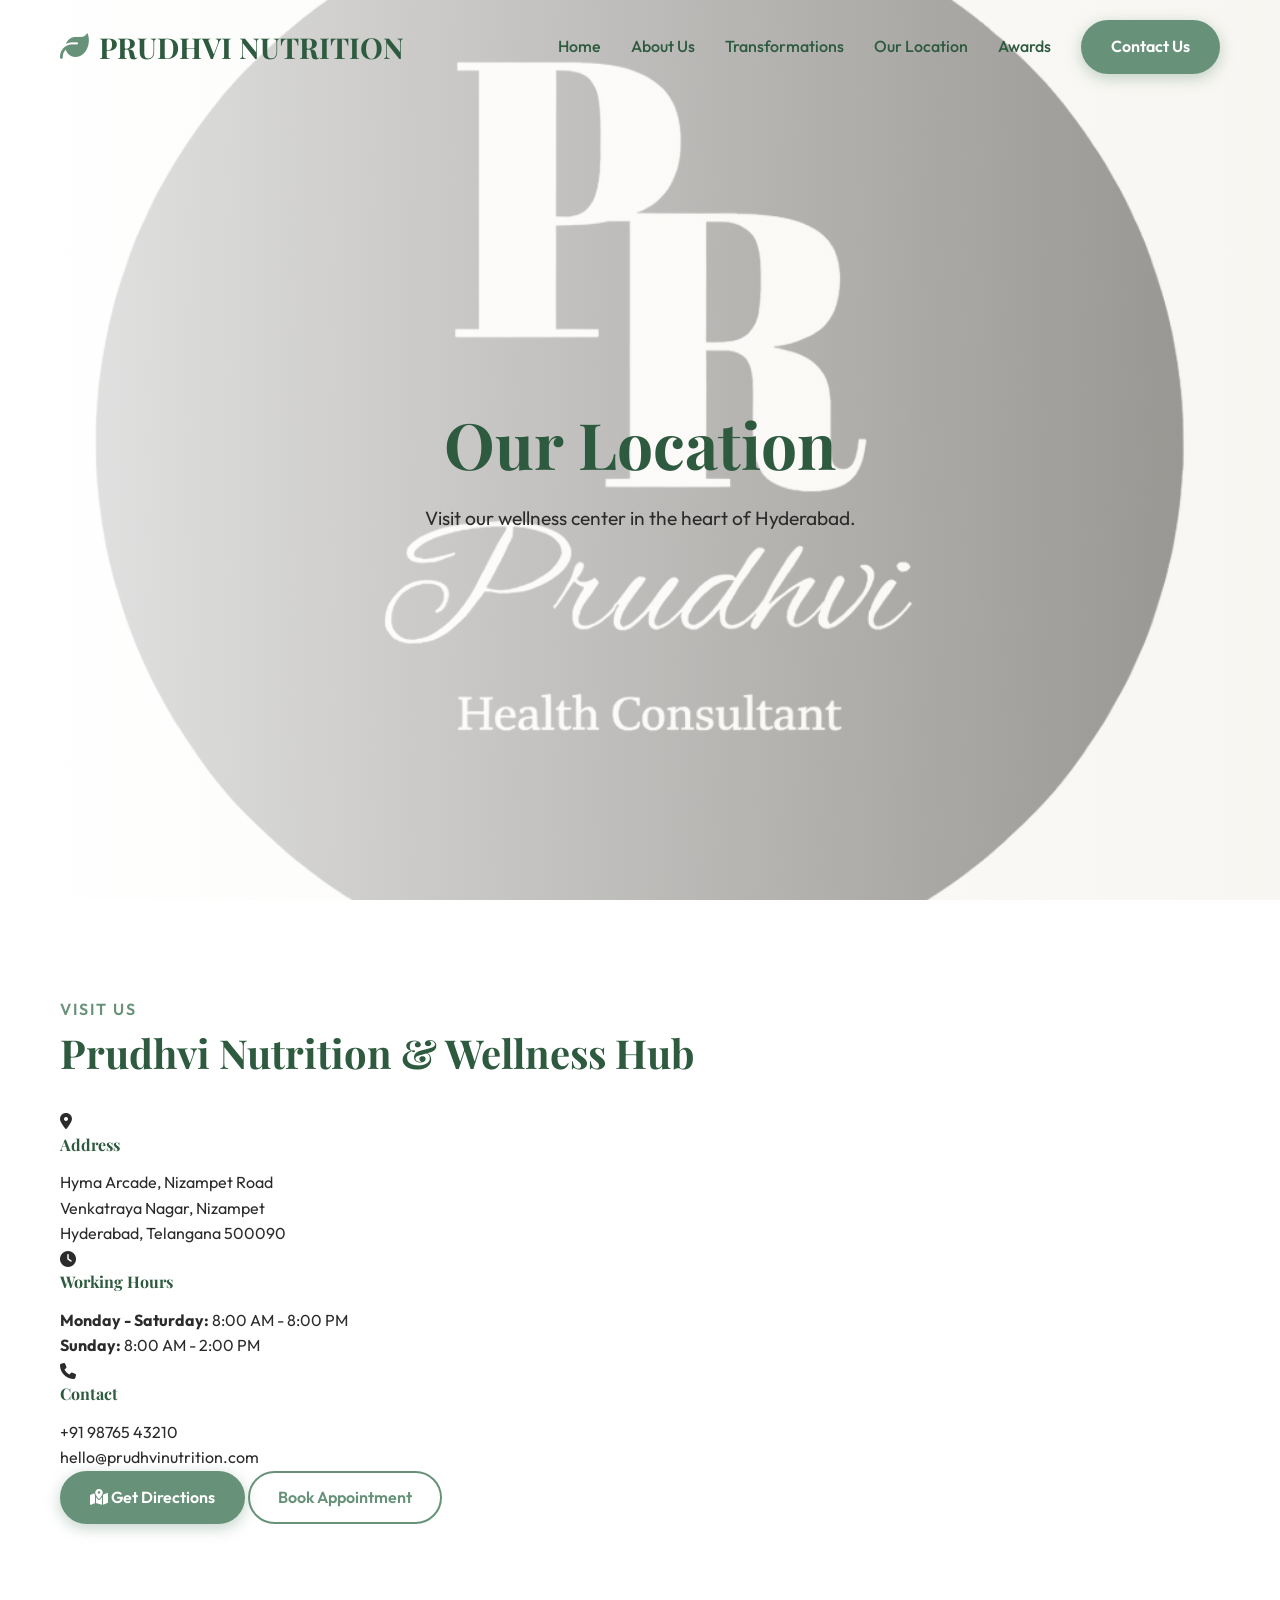
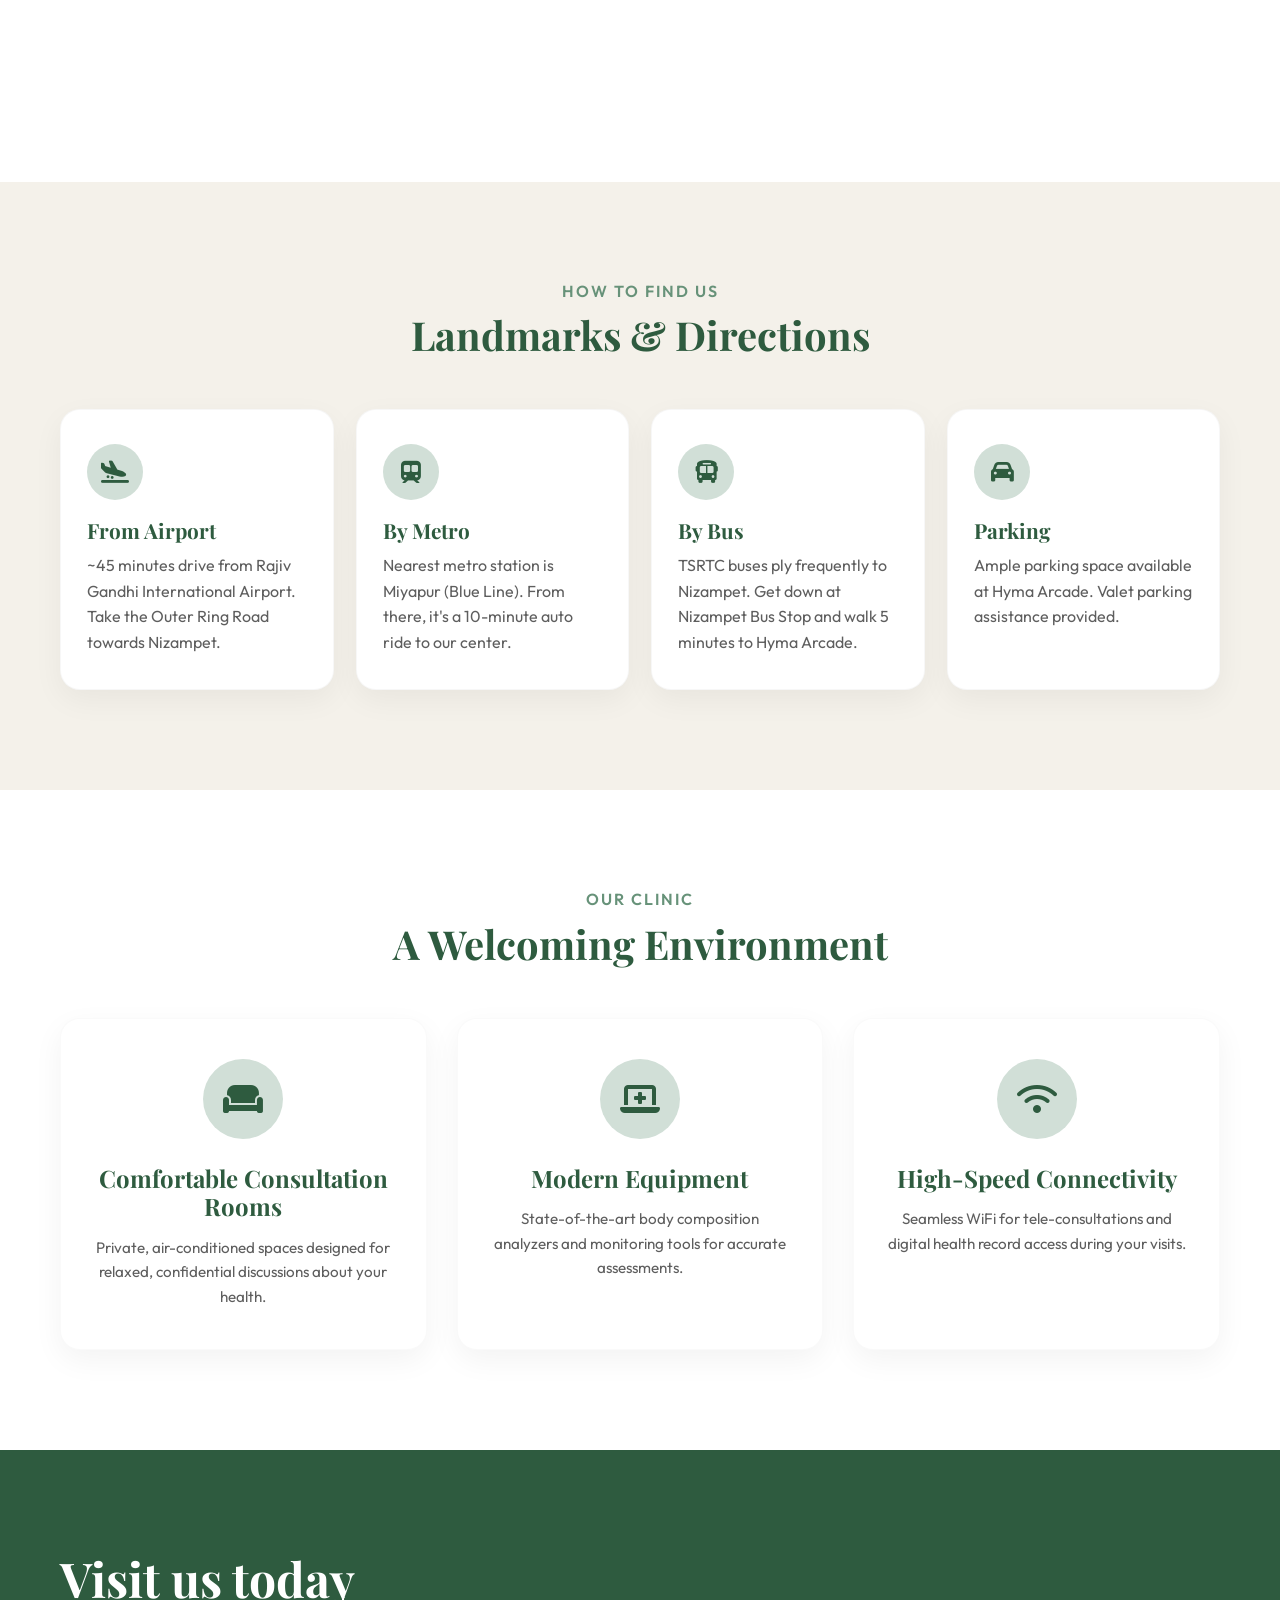
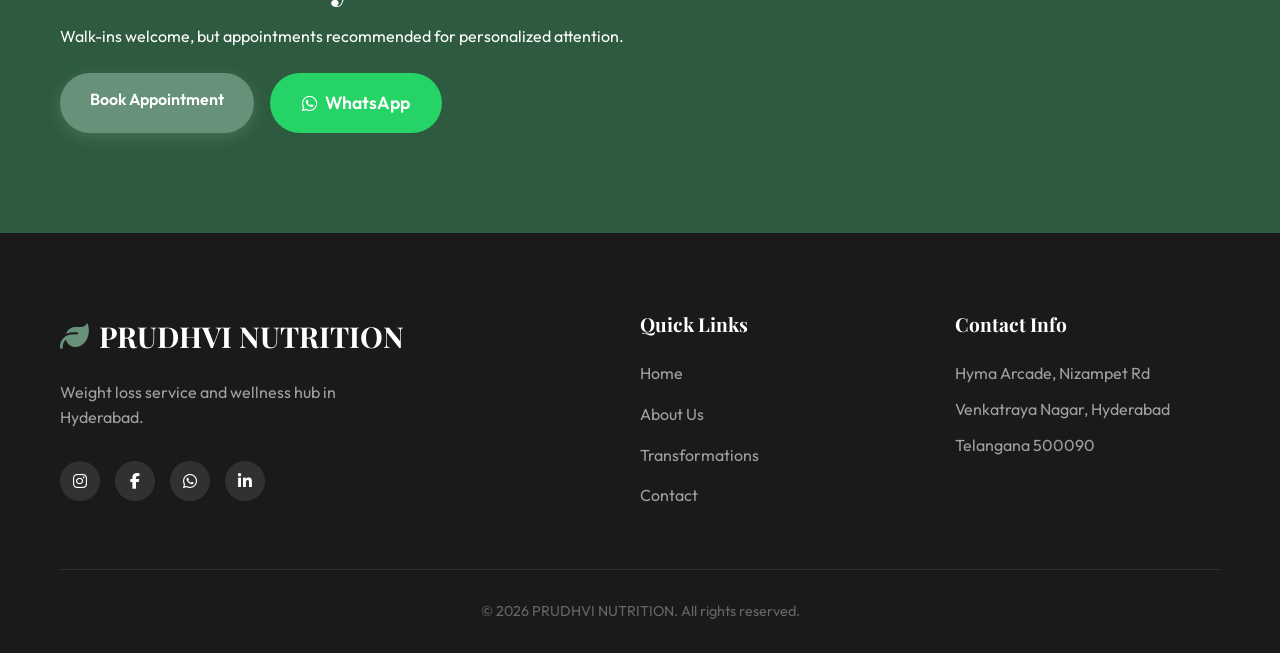
<file: location.html>
<!DOCTYPE html>
<html lang="en">
<head>
    <meta charset="UTF-8">
    <meta name="viewport" content="width=device-width, initial-scale=1.0">
    <meta name="description" content="Visit Prudhvi Nutrition at Hyma Arcade, Nizampet, Hyderabad. Find directions and clinic hours.">
    <title>Our Location - Prudhvi Nutrition</title>
    <link rel="preconnect" href="https://fonts.googleapis.com">
    <link rel="preconnect" href="https://fonts.gstatic.com" crossorigin>
    <link href="https://fonts.googleapis.com/css2?family=Outfit:wght@300;400;500;600;700&family=Playfair+Display:wght@600;700&display=swap" rel="stylesheet">
    <link rel="stylesheet" href="https://cdnjs.cloudflare.com/ajax/libs/font-awesome/6.4.0/css/all.min.css">
    <link rel="stylesheet" href="style.css">
</head>
<body>
    <nav class="navbar" id="navbar">
        <div class="nav-container">
            <a href="index.html" class="logo">
                <i class="fa-solid fa-leaf"></i> PRUDHVI NUTRITION
            </a>
            <div class="mobile-menu-btn" id="mobile-menu-btn">
                <i class="fa-solid fa-bars"></i>
            </div>
            <ul class="nav-links" id="nav-links">
                <li><a href="index.html">Home</a></li>
                <li><a href="about.html">About Us</a></li>
                <li><a href="transformations.html">Transformations</a></li>
                <li><a href="location.html">Our Location</a></li>
                <li><a href="awards.html">Awards</a></li>
                <li><a href="contact.html" class="btn btn-primary nav-btn">Contact Us</a></li>
            </ul>
        </div>
    </nav>

    <section class="hero page-hero">
        <div class="hero-content fade-in-up">
            <h1>Our Location</h1>
            <p>Visit our wellness center in the heart of Hyderabad.</p>
        </div>
    </section>

    <section class="section-padding">
        <div class="container">
            <div class="location-grid">
                <div class="location-info reveal">
                    <h4 class="section-subtitle">Visit Us</h4>
                    <h2 class="section-title">Prudhvi Nutrition & Wellness Hub</h2>
                    
                    <div class="location-address">
                        <div class="address-block">
                            <i class="fa-solid fa-location-dot"></i>
                            <div>
                                <h4>Address</h4>
                                <p>Hyma Arcade, Nizampet Road<br>Venkatraya Nagar, Nizampet<br>Hyderabad, Telangana 500090</p>
                            </div>
                        </div>
                        
                        <div class="address-block">
                            <i class="fa-solid fa-clock"></i>
                            <div>
                                <h4>Working Hours</h4>
                                <p><strong>Monday - Saturday:</strong> 8:00 AM - 8:00 PM<br>
                                <strong>Sunday:</strong> 8:00 AM - 2:00 PM</p>
                            </div>
                        </div>
                        
                        <div class="address-block">
                            <i class="fa-solid fa-phone"></i>
                            <div>
                                <h4>Contact</h4>
                                <p>+91 98765 43210<br>hello@prudhvinutrition.com</p>
                            </div>
                        </div>
                    </div>

                    <div class="location-cta">
                        <a href="https://maps.google.com/?q=Hyma+Arcade+Nizampet+Hyderabad" class="btn btn-primary" target="_blank" rel="noopener noreferrer">
                            <i class="fa-solid fa-map-location-dot"></i> Get Directions
                        </a>
                        <a href="contact.html" class="btn btn-outline">Book Appointment</a>
                    </div>
                </div>

                <div class="location-map reveal" style="transition-delay: 200ms;">
                    <div class="map-container">
                        <iframe 
                            src="https://www.google.com/maps/embed?pb=!1m18!1m12!1m3!1d3805.1234567890123!2d78.12345678901234!3d17.123456789012345!2m3!1f0!2f0!3f0!3m2!1i1024!2i768!4f13.1!3m3!1m2!1s0x3bcb1234567890ab%3A0xcdef123456789012!2sNizampet%2C%20Hyderabad%2C%20Telangana!5e0!3m2!1sen!2sin!4v1234567890123!5m2!1sen!2sin"
                            width="100%" 
                            height="100%" 
                            style="border:0;" 
                            allowfullscreen="" 
                            loading="lazy" 
                            referrerpolicy="no-referrer-when-downgrade">
                        </iframe>
                    </div>
                </div>
            </div>
        </div>
    </section>

    <section class="section-padding bg-beige">
        <div class="container">
            <div class="section-header center reveal">
                <h4 class="section-subtitle">How to Find Us</h4>
                <h2 class="section-title">Landmarks & Directions</h2>
            </div>
            <div class="process-grid">
                <div class="process-card reveal">
                    <div class="process-icon"><i class="fa-solid fa-plane-arrival"></i></div>
                    <h3>From Airport</h3>
                    <p>~45 minutes drive from Rajiv Gandhi International Airport. Take the Outer Ring Road towards Nizampet.</p>
                </div>
                <div class="process-card reveal" style="transition-delay: 100ms;">
                    <div class="process-icon"><i class="fa-solid fa-train-subway"></i></div>
                    <h3>By Metro</h3>
                    <p>Nearest metro station is Miyapur (Blue Line). From there, it's a 10-minute auto ride to our center.</p>
                </div>
                <div class="process-card reveal" style="transition-delay: 200ms;">
                    <div class="process-icon"><i class="fa-solid fa-bus"></i></div>
                    <h3>By Bus</h3>
                    <p>TSRTC buses ply frequently to Nizampet. Get down at Nizampet Bus Stop and walk 5 minutes to Hyma Arcade.</p>
                </div>
                <div class="process-card reveal" style="transition-delay: 300ms;">
                    <div class="process-icon"><i class="fa-solid fa-car"></i></div>
                    <h3>Parking</h3>
                    <p>Ample parking space available at Hyma Arcade. Valet parking assistance provided.</p>
                </div>
            </div>
        </div>
    </section>

    <section class="section-padding">
        <div class="container">
            <div class="section-header center reveal">
                <h4 class="section-subtitle">Our Clinic</h4>
                <h2 class="section-title">A Welcoming Environment</h2>
            </div>
            <div class="services-grid">
                <div class="service-card reveal">
                    <div class="icon-wrapper"><i class="fa-solid fa-couch"></i></div>
                    <h3>Comfortable Consultation Rooms</h3>
                    <p>Private, air-conditioned spaces designed for relaxed, confidential discussions about your health.</p>
                </div>
                <div class="service-card reveal" style="transition-delay: 100ms;">
                    <div class="icon-wrapper"><i class="fa-solid fa-laptop-medical"></i></div>
                    <h3>Modern Equipment</h3>
                    <p>State-of-the-art body composition analyzers and monitoring tools for accurate assessments.</p>
                </div>
                <div class="service-card reveal" style="transition-delay: 200ms;">
                    <div class="icon-wrapper"><i class="fa-solid fa-wifi"></i></div>
                    <h3>High-Speed Connectivity</h3>
                    <p>Seamless WiFi for tele-consultations and digital health record access during your visits.</p>
                </div>
            </div>
        </div>
    </section>

    <section class="section-padding bg-green transformation-cta">
        <div class="container">
            <div class="cta-grid">
                <div class="cta-content reveal">
                    <h2>Visit us today</h2>
                    <p>Walk-ins welcome, but appointments recommended for personalized attention.</p>
                    <div class="cta-actions">
                        <a href="contact.html" class="btn btn-primary">Book Appointment</a>
                        <a href="https://api.whatsapp.com/send?phone=919177529497&text=Hello%20Prudhvi_nutrition_coach%2C%20wish%20to%20order%20your%20Product%20%26%20start%20the%20Program!" target="_blank" rel="noopener noreferrer" class="btn btn-whatsapp"><i class="fa-brands fa-whatsapp"></i> WhatsApp</a>
                    </div>
                </div>
            </div>
        </div>
    </section>

    <footer class="footer">
        <div class="container">
            <div class="footer-grid">
                <div class="footer-col brand">
                    <a href="index.html" class="logo"><i class="fa-solid fa-leaf"></i> PRUDHVI NUTRITION</a>
                    <p>Weight loss service and wellness hub in Hyderabad.</p>
                    <div class="social-links">
                        <a href="https://www.instagram.com/prudhvi_wellness_coach/" target="_blank" rel="noopener noreferrer"><i class="fa-brands fa-instagram"></i></a>
                        <a href="#"><i class="fa-brands fa-facebook-f"></i></a>
                        <a href="#"><i class="fa-brands fa-whatsapp"></i></a>
                        <a href="#"><i class="fa-brands fa-linkedin-in"></i></a>
                    </div>
                </div>
                <div class="footer-col links">
                    <h4>Quick Links</h4>
                    <ul>
                        <li><a href="index.html">Home</a></li>
                        <li><a href="about.html">About Us</a></li>
                        <li><a href="transformations.html">Transformations</a></li>
                        <li><a href="contact.html">Contact</a></li>
                    </ul>
                </div>
                <div class="footer-col address">
                    <h4>Contact Info</h4>
                    <address>
                        <p>Hyma Arcade, Nizampet Rd</p>
                        <p>Venkatraya Nagar, Hyderabad</p>
                        <p>Telangana 500090</p>
                    </address>
                </div>
            </div>
            <div class="footer-bottom">
                <p>&copy; 2026 PRUDHVI NUTRITION. All rights reserved.</p>
            </div>
        </div>
    </footer>

    <script src="script.js"></script>
</body>
</html>
</file>
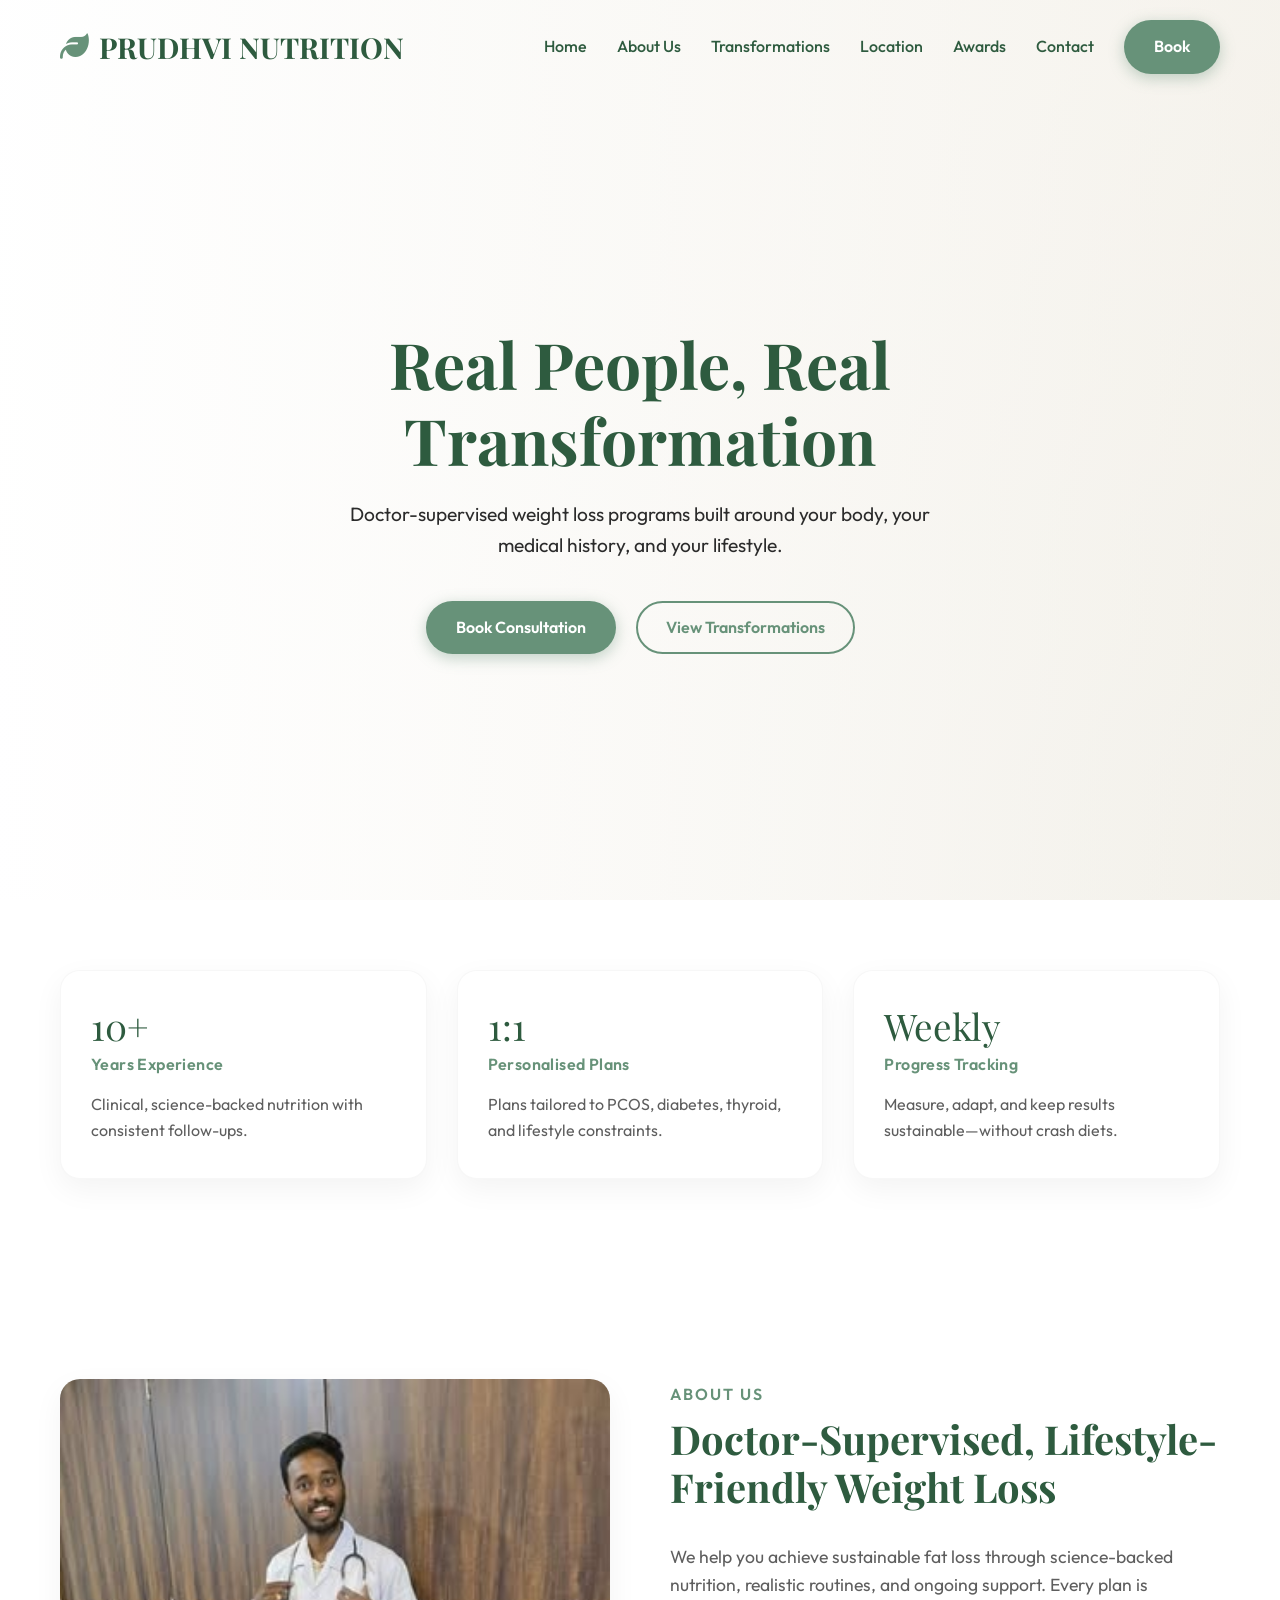
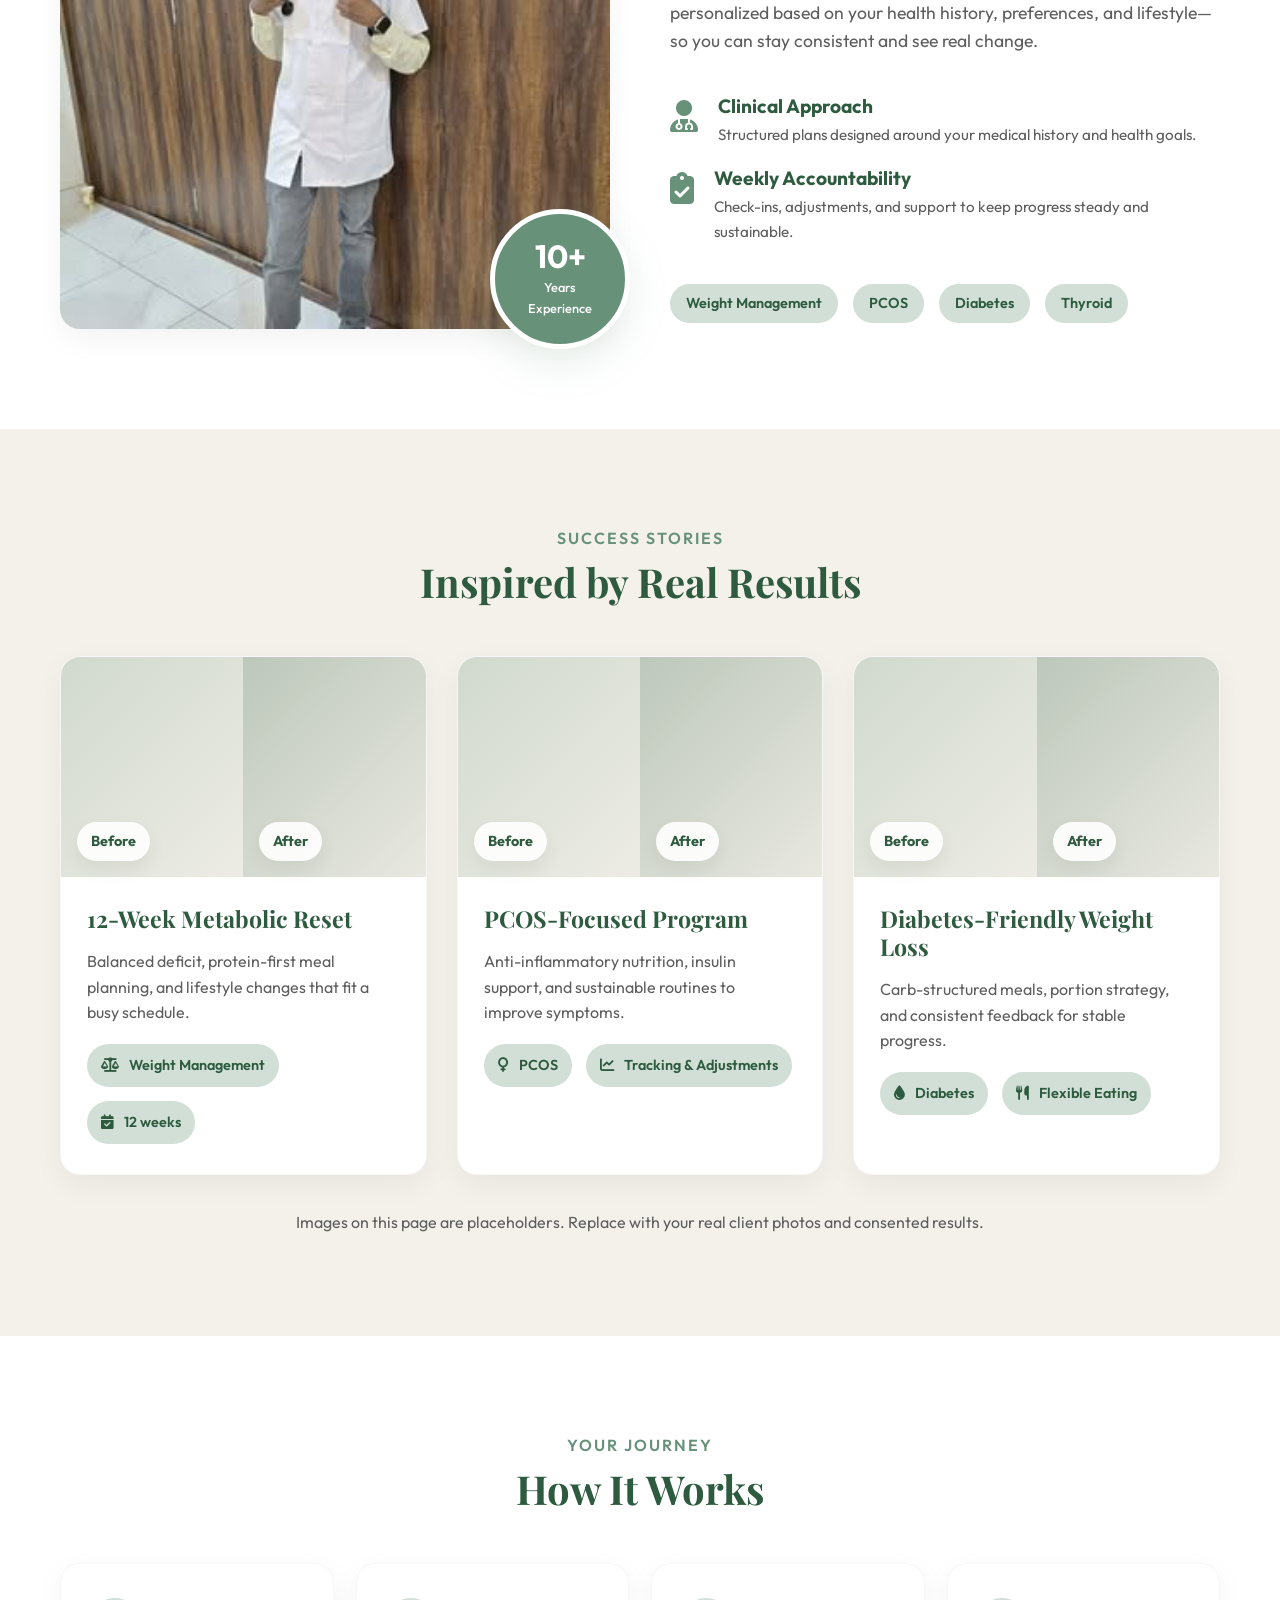
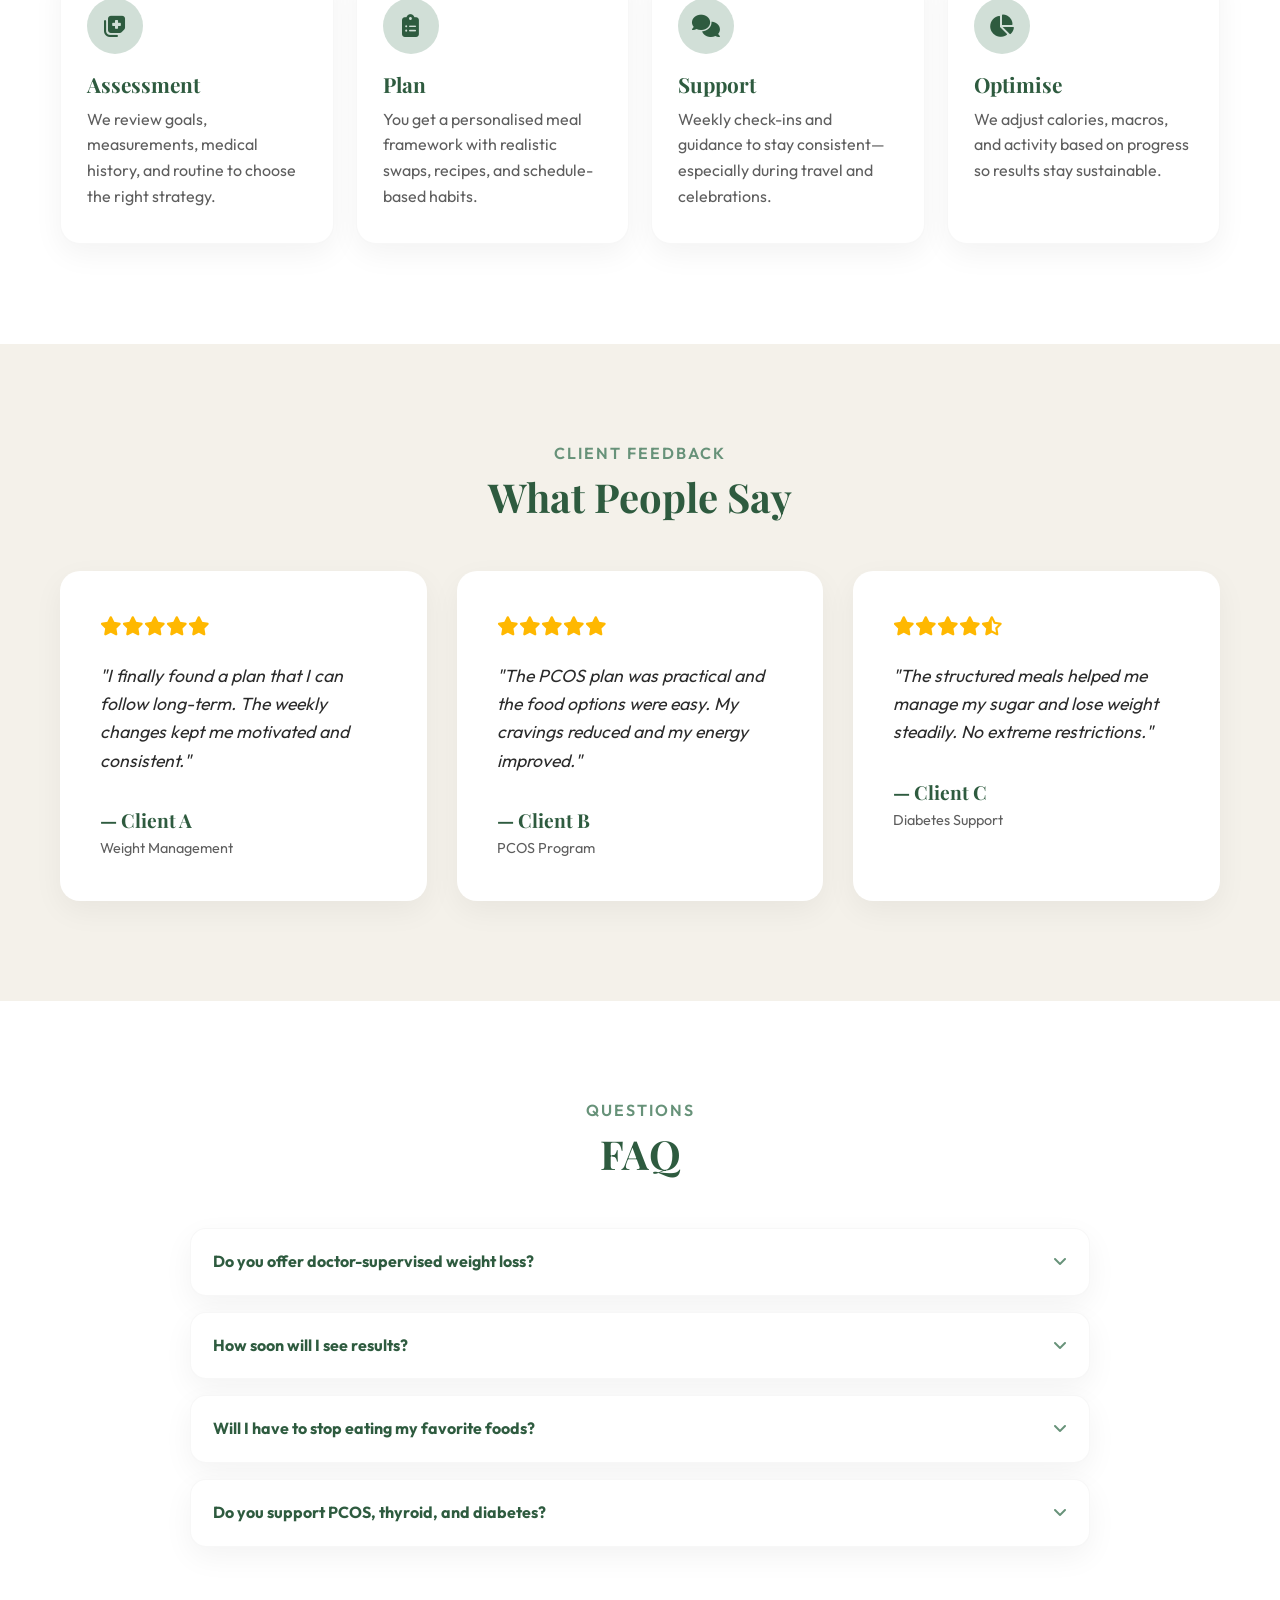
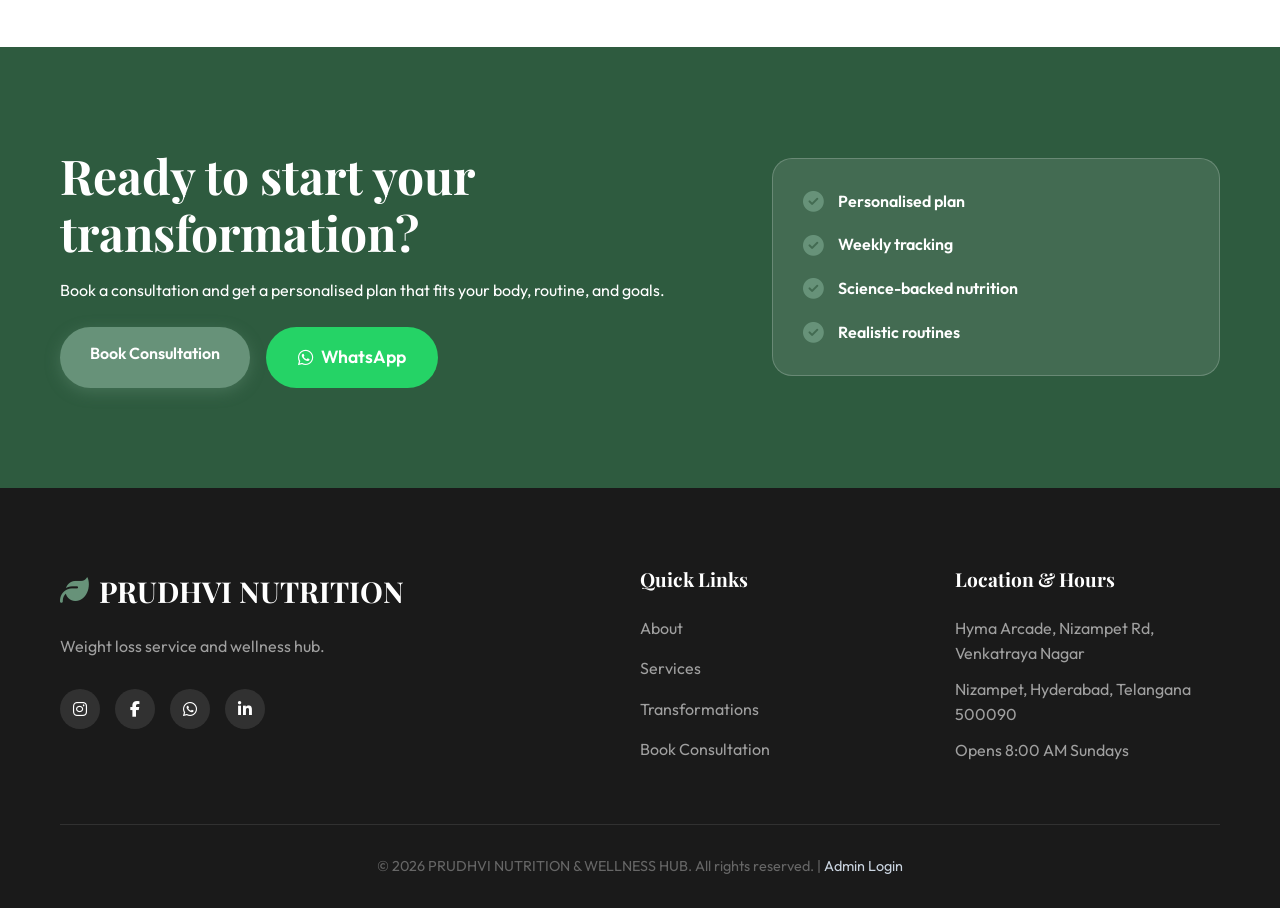
<file: transformations.html>
<!DOCTYPE html>
<html lang="en">

<head>
    <meta charset="UTF-8">
    <meta name="viewport" content="width=device-width, initial-scale=1.0">
    <meta name="description" content="Real People, Real Transformation - Doctor-supervised weight loss transformations in Hyderabad.">
    <title>Real People, Real Transformation</title>

    <link rel="preconnect" href="https://fonts.googleapis.com">
    <link rel="preconnect" href="https://fonts.gstatic.com" crossorigin>
    <link href="https://fonts.googleapis.com/css2?family=Outfit:wght@300;400;500;600;700&family=Playfair+Display:wght@600;700&display=swap" rel="stylesheet">

    <link rel="stylesheet" href="https://cdnjs.cloudflare.com/ajax/libs/font-awesome/6.4.0/css/all.min.css">

    <link rel="stylesheet" href="style.css">
</head>

<body>

    <nav class="navbar" id="navbar">
        <div class="nav-container">
            <a href="index.html" class="logo">
                <i class="fa-solid fa-leaf"></i> PRUDHVI NUTRITION
            </a>
            <div class="mobile-menu-btn" id="mobile-menu-btn">
                <i class="fa-solid fa-bars"></i>
            </div>
            <ul class="nav-links" id="nav-links">
                <li><a href="index.html">Home</a></li>
                <li><a href="about.html">About Us</a></li>
                <li><a href="transformations.html">Transformations</a></li>
                <li><a href="location.html">Location</a></li>
                <li><a href="awards.html">Awards</a></li>
                <li><a href="contact.html">Contact</a></li>
                <li><a href="contact.html" class="btn btn-primary nav-btn">Book</a></li>
            </ul>
        </div>
    </nav>

    <section id="hero" class="hero transform-hero">
        <div class="hero-content fade-in-up">
            <h1>Real People, Real Transformation</h1>
            <p>Doctor-supervised weight loss programs built around your body, your medical history, and your lifestyle.</p>
            <div class="hero-buttons">
                <a href="index.html#booking" class="btn btn-primary">Book Consultation</a>
                <a href="#stories" class="btn btn-outline">View Transformations</a>
            </div>
        </div>
    </section>

    <section class="section-padding transformation-stats">
        <div class="container">
            <div class="stats-grid">
                <div class="stat-card reveal">
                    <div class="stat-top">
                        <span class="stat-value">10+</span>
                        <span class="stat-label">Years Experience</span>
                    </div>
                    <p class="stat-desc">Clinical, science-backed nutrition with consistent follow-ups.</p>
                </div>
                <div class="stat-card reveal" style="transition-delay: 100ms;">
                    <div class="stat-top">
                        <span class="stat-value">1:1</span>
                        <span class="stat-label">Personalised Plans</span>
                    </div>
                    <p class="stat-desc">Plans tailored to PCOS, diabetes, thyroid, and lifestyle constraints.</p>
                </div>
                <div class="stat-card reveal" style="transition-delay: 200ms;">
                    <div class="stat-top">
                        <span class="stat-value">Weekly</span>
                        <span class="stat-label">Progress Tracking</span>
                    </div>
                    <p class="stat-desc">Measure, adapt, and keep results sustainable—without crash diets.</p>
                </div>
            </div>
        </div>
    </section>

    <section id="about" class="about section-padding">
        <div class="container">
            <div class="about-grid">
                <div class="about-image reveal">
                    <img src="assets/dietitian_profile.png" alt="Certified Dietitian Portrait">
                    <div class="experience-badge">
                        <span class="years">10+</span>
                        <span class="text">Years<br>Experience</span>
                    </div>
                </div>
                <div class="about-content reveal" style="transition-delay: 200ms;">
                    <h4 class="section-subtitle">About Us</h4>
                    <h2 class="section-title">Doctor-Supervised, Lifestyle-Friendly Weight Loss</h2>
                    <p class="bio">We help you achieve sustainable fat loss through science-backed nutrition, realistic routines, and ongoing support. Every plan is personalized based on your health history, preferences, and lifestyle—so you can stay consistent and see real change.</p>

                    <div class="qualifications">
                        <div class="qual-item">
                            <i class="fa-solid fa-user-doctor"></i>
                            <div>
                                <h5>Clinical Approach</h5>
                                <p>Structured plans designed around your medical history and health goals.</p>
                            </div>
                        </div>
                        <div class="qual-item">
                            <i class="fa-solid fa-clipboard-check"></i>
                            <div>
                                <h5>Weekly Accountability</h5>
                                <p>Check-ins, adjustments, and support to keep progress steady and sustainable.</p>
                            </div>
                        </div>
                    </div>

                    <div class="specializations">
                        <span class="tag">Weight Management</span>
                        <span class="tag">PCOS</span>
                        <span class="tag">Diabetes</span>
                        <span class="tag">Thyroid</span>
                    </div>
                </div>
            </div>
        </div>
    </section>

    <section id="stories" class="section-padding bg-beige transformation-stories">
        <div class="container">
            <div class="section-header center reveal">
                <h4 class="section-subtitle">Success Stories</h4>
                <h2 class="section-title">Inspired by Real Results</h2>
            </div>

            <div class="transform-grid">
                <div class="transform-card reveal">
                    <div class="transform-media">
                        <div class="before-after">
                            <div class="ba-panel ba-before">
                                <span class="ba-tag">Before</span>
                            </div>
                            <div class="ba-panel ba-after">
                                <span class="ba-tag">After</span>
                            </div>
                        </div>
                    </div>
                    <div class="transform-body">
                        <h3>12-Week Metabolic Reset</h3>
                        <p>Balanced deficit, protein-first meal planning, and lifestyle changes that fit a busy schedule.</p>
                        <div class="transform-meta">
                            <div class="meta-item"><i class="fa-solid fa-scale-balanced"></i><span>Weight Management</span></div>
                            <div class="meta-item"><i class="fa-solid fa-calendar-check"></i><span>12 weeks</span></div>
                        </div>
                    </div>
                </div>

                <div class="transform-card reveal" style="transition-delay: 100ms;">
                    <div class="transform-media">
                        <div class="before-after">
                            <div class="ba-panel ba-before">
                                <span class="ba-tag">Before</span>
                            </div>
                            <div class="ba-panel ba-after">
                                <span class="ba-tag">After</span>
                            </div>
                        </div>
                    </div>
                    <div class="transform-body">
                        <h3>PCOS-Focused Program</h3>
                        <p>Anti-inflammatory nutrition, insulin support, and sustainable routines to improve symptoms.</p>
                        <div class="transform-meta">
                            <div class="meta-item"><i class="fa-solid fa-venus"></i><span>PCOS</span></div>
                            <div class="meta-item"><i class="fa-solid fa-chart-line"></i><span>Tracking & Adjustments</span></div>
                        </div>
                    </div>
                </div>

                <div class="transform-card reveal" style="transition-delay: 200ms;">
                    <div class="transform-media">
                        <div class="before-after">
                            <div class="ba-panel ba-before">
                                <span class="ba-tag">Before</span>
                            </div>
                            <div class="ba-panel ba-after">
                                <span class="ba-tag">After</span>
                            </div>
                        </div>
                    </div>
                    <div class="transform-body">
                        <h3>Diabetes-Friendly Weight Loss</h3>
                        <p>Carb-structured meals, portion strategy, and consistent feedback for stable progress.</p>
                        <div class="transform-meta">
                            <div class="meta-item"><i class="fa-solid fa-droplet"></i><span>Diabetes</span></div>
                            <div class="meta-item"><i class="fa-solid fa-utensils"></i><span>Flexible Eating</span></div>
                        </div>
                    </div>
                </div>
            </div>

            <div class="transform-note reveal" style="transition-delay: 250ms;">
                <p>Images on this page are placeholders. Replace with your real client photos and consented results.</p>
            </div>
        </div>
    </section>

    <section id="process" class="section-padding transformation-process">
        <div class="container">
            <div class="section-header center reveal">
                <h4 class="section-subtitle">Your Journey</h4>
                <h2 class="section-title">How It Works</h2>
            </div>

            <div class="process-grid">
                <div class="process-card reveal">
                    <div class="process-icon"><i class="fa-solid fa-notes-medical"></i></div>
                    <h3>Assessment</h3>
                    <p>We review goals, measurements, medical history, and routine to choose the right strategy.</p>
                </div>
                <div class="process-card reveal" style="transition-delay: 100ms;">
                    <div class="process-icon"><i class="fa-solid fa-clipboard-list"></i></div>
                    <h3>Plan</h3>
                    <p>You get a personalised meal framework with realistic swaps, recipes, and schedule-based habits.</p>
                </div>
                <div class="process-card reveal" style="transition-delay: 200ms;">
                    <div class="process-icon"><i class="fa-solid fa-comments"></i></div>
                    <h3>Support</h3>
                    <p>Weekly check-ins and guidance to stay consistent—especially during travel and celebrations.</p>
                </div>
                <div class="process-card reveal" style="transition-delay: 300ms;">
                    <div class="process-icon"><i class="fa-solid fa-chart-pie"></i></div>
                    <h3>Optimise</h3>
                    <p>We adjust calories, macros, and activity based on progress so results stay sustainable.</p>
                </div>
            </div>
        </div>
    </section>

    <section class="section-padding bg-beige transformation-testimonials" id="testimonial-highlights">
        <div class="container">
            <div class="section-header center reveal">
                <h4 class="section-subtitle">Client Feedback</h4>
                <h2 class="section-title">What People Say</h2>
            </div>

            <div class="testimonials-slider reveal">
                <div class="review-card">
                    <div class="stars">
                        <i class="fa-solid fa-star"></i><i class="fa-solid fa-star"></i><i class="fa-solid fa-star"></i><i class="fa-solid fa-star"></i><i class="fa-solid fa-star"></i>
                    </div>
                    <p class="review-text">"I finally found a plan that I can follow long-term. The weekly changes kept me motivated and consistent."</p>
                    <div class="client-info">
                        <strong>— Client A</strong>
                        <span>Weight Management</span>
                    </div>
                </div>
                <div class="review-card">
                    <div class="stars">
                        <i class="fa-solid fa-star"></i><i class="fa-solid fa-star"></i><i class="fa-solid fa-star"></i><i class="fa-solid fa-star"></i><i class="fa-solid fa-star"></i>
                    </div>
                    <p class="review-text">"The PCOS plan was practical and the food options were easy. My cravings reduced and my energy improved."</p>
                    <div class="client-info">
                        <strong>— Client B</strong>
                        <span>PCOS Program</span>
                    </div>
                </div>
                <div class="review-card">
                    <div class="stars">
                        <i class="fa-solid fa-star"></i><i class="fa-solid fa-star"></i><i class="fa-solid fa-star"></i><i class="fa-solid fa-star"></i><i class="fa-solid fa-star-half-stroke"></i>
                    </div>
                    <p class="review-text">"The structured meals helped me manage my sugar and lose weight steadily. No extreme restrictions."</p>
                    <div class="client-info">
                        <strong>— Client C</strong>
                        <span>Diabetes Support</span>
                    </div>
                </div>
            </div>
        </div>
    </section>

    <section id="faq" class="section-padding transformation-faq">
        <div class="container">
            <div class="section-header center reveal">
                <h4 class="section-subtitle">Questions</h4>
                <h2 class="section-title">FAQ</h2>
            </div>

            <div class="faq-grid">
                <details class="faq-item reveal">
                    <summary>Do you offer doctor-supervised weight loss?</summary>
                    <div class="faq-body">
                        <p>Yes. Your plan is designed based on your medical history, current condition, and goals, with ongoing monitoring and adjustments.</p>
                    </div>
                </details>

                <details class="faq-item reveal" style="transition-delay: 100ms;">
                    <summary>How soon will I see results?</summary>
                    <div class="faq-body">
                        <p>Timelines vary by starting point, consistency, sleep, stress, and medical factors. The focus is steady and sustainable progress.</p>
                    </div>
                </details>

                <details class="faq-item reveal" style="transition-delay: 200ms;">
                    <summary>Will I have to stop eating my favorite foods?</summary>
                    <div class="faq-body">
                        <p>No. We use portion control, smart swaps, and flexible strategies so you can stay consistent even during social events.</p>
                    </div>
                </details>

                <details class="faq-item reveal" style="transition-delay: 300ms;">
                    <summary>Do you support PCOS, thyroid, and diabetes?</summary>
                    <div class="faq-body">
                        <p>Yes. Plans can be tailored for PCOS, insulin resistance, diabetes, thyroid issues, gut health, and more.</p>
                    </div>
                </details>
            </div>
        </div>
    </section>

    <section class="section-padding bg-green transformation-cta">
        <div class="container">
            <div class="cta-grid">
                <div class="cta-content reveal">
                    <h2>Ready to start your transformation?</h2>
                    <p>Book a consultation and get a personalised plan that fits your body, routine, and goals.</p>
                    <div class="cta-actions">
                        <a href="index.html#booking" class="btn btn-primary">Book Consultation</a>
                        <a href="https://api.whatsapp.com/send?phone=919177529497&text=Hello%20Prudhvi_nutrition_coach%2C%20wish%20to%20order%20your%20Product%20%26%20start%20the%20Program!" target="_blank" rel="noopener noreferrer" class="btn btn-whatsapp"><i class="fa-brands fa-whatsapp"></i> WhatsApp</a>
                    </div>
                </div>
                <div class="cta-card reveal" style="transition-delay: 150ms;">
                    <div class="cta-points">
                        <div class="cta-point"><i class="fa-solid fa-check-circle"></i><span>Personalised plan</span></div>
                        <div class="cta-point"><i class="fa-solid fa-check-circle"></i><span>Weekly tracking</span></div>
                        <div class="cta-point"><i class="fa-solid fa-check-circle"></i><span>Science-backed nutrition</span></div>
                        <div class="cta-point"><i class="fa-solid fa-check-circle"></i><span>Realistic routines</span></div>
                    </div>
                </div>
            </div>
        </div>
    </section>

    <footer id="footer" class="footer">
        <div class="container">
            <div class="footer-grid">
                <div class="footer-col brand">
                    <a href="index.html" class="logo"><i class="fa-solid fa-leaf"></i> PRUDHVI NUTRITION</a>
                    <p>Weight loss service and wellness hub.</p>
                    <div class="social-links">
                        <a href="https://www.instagram.com/prudhvi_wellness_coach/" target="_blank" rel="noopener noreferrer"><i class="fa-brands fa-instagram"></i></a>
                        <a href="#"><i class="fa-brands fa-facebook-f"></i></a>
                        <a href="#"><i class="fa-brands fa-whatsapp"></i></a>
                        <a href="#"><i class="fa-brands fa-linkedin-in"></i></a>
                    </div>
                </div>

                <div class="footer-col links">
                    <h4>Quick Links</h4>
                    <ul>
                        <li><a href="index.html#about">About</a></li>
                        <li><a href="index.html#services">Services</a></li>
                        <li><a href="#stories">Transformations</a></li>
                        <li><a href="index.html#booking">Book Consultation</a></li>
                    </ul>
                </div>

                <div class="footer-col address">
                    <h4>Location & Hours</h4>
                    <address>
                        <p>Hyma Arcade, Nizampet Rd, Venkatraya Nagar</p>
                        <p>Nizampet, Hyderabad, Telangana 500090</p>
                        <p>Opens 8:00 AM Sundays</p>
                    </address>
                </div>
            </div>
            <div class="footer-bottom">
                <p>&copy; 2026 PRUDHVI NUTRITION & WELLNESS HUB. All rights reserved. | <a href="admin.html" style="color: #cbd5e1; text-decoration: none;">Admin Login</a></p>
            </div>
        </div>
    </footer>

    <script src="script.js"></script>
</body>

</html>
</file>
<file: style.css>
/* ---------- Root Variables Palette ---------- */
:root {
    --primary-green: #679279;
    --dark-green: #2e5b3f;
    --light-green: #d1dfd7;
    --beige: #f4f1ea;
    --white: #ffffff;
    --text-main: #2b2b2b;
    --text-light: #5e5e5e;

    --font-heading: 'Playfair Display', serif;
    --font-body: 'Outfit', sans-serif;

    --transition-fast: 0.3s ease;
    --transition-slow: 0.6s cubic-bezier(0.16, 1, 0.3, 1);

    --shadow-soft: 0 10px 30px rgba(0, 0, 0, 0.05);
    --shadow-hover: 0 15px 40px rgba(103, 146, 121, 0.15);
}

/* ---------- Global Reset & Typography ---------- */
* {
    margin: 0;
    padding: 0;
    box-sizing: border-box;
}

html {
    scroll-behavior: smooth;
}

body {
    font-family: var(--font-body);
    font-size: 16px;
    line-height: 1.6;
    color: var(--text-main);
    background-color: var(--white);
    overflow-x: hidden;
}

h1,
h2,
h3,
h4,
h5 {
    font-family: var(--font-heading);
    font-weight: 700;
    color: var(--dark-green);
    margin-bottom: 1rem;
    line-height: 1.2;
}

a {
    text-decoration: none;
    color: inherit;
    transition: var(--transition-fast);
}

img {
    max-width: 100%;
    height: auto;
    display: block;
}

ul {
    list-style: none;
}

.container {
    max-width: 1200px;
    margin: 0 auto;
    padding: 0 20px;
}

.section-padding {
    padding: 100px 0;
}

.center {
    text-align: center;
}

.bg-beige {
    background-color: var(--beige);
}

.bg-green {
    background-color: var(--dark-green);
    color: var(--white);
}

.bg-green h2,
.bg-green h3,
.bg-green h4,
.bg-green p,
.bg-green .item {
    color: var(--white);
}

.w-100 {
    width: 100%;
}

/* ---------- Typography Utility ---------- */
.section-subtitle {
    font-family: var(--font-body);
    color: var(--primary-green);
    font-size: 1rem;
    text-transform: uppercase;
    letter-spacing: 2px;
    font-weight: 600;
    margin-bottom: 10px;
    display: block;
}

.section-title {
    font-size: 2.5rem;
    margin-bottom: 2rem;
}

/* ---------- Buttons ---------- */
.btn {
    display: inline-block;
    padding: 12px 28px;
    border-radius: 50px;
    font-family: var(--font-body);
    font-weight: 600;
    font-size: 1rem;
    cursor: pointer;
    text-align: center;
    border: 2px solid transparent;
}

.btn-primary {
    background-color: var(--primary-green);
    color: var(--white);
    box-shadow: 0 4px 15px rgba(103, 146, 121, 0.4);
}

.btn-primary:hover {
    background-color: var(--dark-green);
    transform: translateY(-2px);
    box-shadow: 0 6px 20px rgba(46, 91, 63, 0.4);
    color: var(--white);
}

.btn-outline {
    background-color: transparent;
    border: 2px solid var(--primary-green);
    color: var(--primary-green);
}

.btn-outline:hover {
    background-color: var(--primary-green);
    color: var(--white);
    transform: translateY(-2px);
}

.btn-whatsapp {
    background-color: #25D366;
    color: var(--white);
    font-size: 1.1rem;
    display: inline-flex;
    align-items: center;
    gap: 8px;
    padding: 14px 30px;
}

.btn-whatsapp:hover {
    background-color: #1ebe58;
    color: white;
    transform: translateY(-2px);
}

/* ---------- Navigation ---------- */
.navbar {
    position: fixed;
    top: 0;
    left: 0;
    width: 100%;
    background-color: transparent;
    transition: background-color var(--transition-fast), padding var(--transition-fast), box-shadow var(--transition-fast);
    z-index: 1000;
    padding: 20px 0;
}

.navbar.scrolled {
    background-color: rgba(255, 255, 255, 0.95);
    backdrop-filter: blur(10px);
    padding: 15px 0;
    box-shadow: 0 2px 20px rgba(0, 0, 0, 0.05);
}

.nav-container {
    max-width: 1200px;
    margin: 0 auto;
    padding: 0 20px;
    display: flex;
    justify-content: space-between;
    align-items: center;
}

.logo {
    font-family: var(--font-heading);
    font-size: 1.8rem;
    font-weight: 700;
    color: var(--dark-green);
    display: flex;
    align-items: center;
    gap: 10px;
}

.logo i {
    color: var(--primary-green);
}

.navbar.scrolled .logo,
.navbar.scrolled .nav-links a {
    color: var(--dark-green);
}

.nav-links {
    display: flex;
    align-items: center;
    gap: 30px;
}

.nav-links a:not(.btn) {
    font-weight: 500;
    color: var(--text-main);
    position: relative;
}

.navbar:not(.scrolled) .nav-links a:not(.btn) {
    color: var(--dark-green);
}

.nav-links a:not(.btn)::after {
    content: '';
    position: absolute;
    width: 0;
    height: 2px;
    bottom: -5px;
    left: 0;
    background-color: var(--primary-green);
    transition: var(--transition-fast);
}

.nav-links a:not(.btn):hover::after {
    width: 100%;
}

.mobile-menu-btn {
    display: none;
    font-size: 1.5rem;
    cursor: pointer;
    color: var(--dark-green);
}

/* ---------- Hero Section ---------- */
.hero {
    height: 100vh;
    min-height: 600px;
    display: flex;
    align-items: center;
    justify-content: center;
    position: relative;
    background-image: url('assets/logo.png');
    background-size: cover;
    background-position: center;
    background-repeat: no-repeat;
    text-align: center;
    padding-top: 80px;
}

.hero::before {
    content: '';
    position: absolute;
    top: 0;
    left: 0;
    width: 100%;
    height: 100%;
    /* Gradient overlay to ensure text is readable */
    background: linear-gradient(to right, rgba(255, 255, 255, 0.9) 0%, rgba(244, 241, 234, 0.6) 100%);
}

.hero-content {
    position: relative;
    z-index: 10;
    max-width: 800px;
    padding: 0 20px;
}

.hero h1 {
    font-size: 4rem;
    margin-bottom: 20px;
    color: var(--dark-green);
}

.hero p {
    font-size: 1.2rem;
    margin-bottom: 40px;
    color: var(--text-main);
    max-width: 600px;
    margin-left: auto;
    margin-right: auto;
}

.hero-buttons {
    display: flex;
    gap: 20px;
    justify-content: center;
}

.transform-hero {
    background-image: linear-gradient(to right, rgba(255, 255, 255, 0.9) 0%, rgba(244, 241, 234, 0.75) 100%), radial-gradient(circle at top left, rgba(103, 146, 121, 0.25), transparent 60%), radial-gradient(circle at bottom right, rgba(46, 91, 63, 0.15), transparent 55%);
}

.transformation-stats {
    padding-top: 70px;
}

.stats-grid {
    display: grid;
    grid-template-columns: repeat(3, 1fr);
    gap: 30px;
}

.stat-card {
    background: var(--white);
    border-radius: 20px;
    padding: 35px 30px;
    box-shadow: var(--shadow-soft);
    border: 1px solid rgba(0, 0, 0, 0.03);
}

.stat-top {
    display: flex;
    flex-direction: column;
    gap: 6px;
    margin-bottom: 14px;
}

.stat-value {
    font-family: var(--font-heading);
    font-size: 2.3rem;
    color: var(--dark-green);
    line-height: 1.1;
}

.stat-label {
    font-weight: 600;
    letter-spacing: 0.4px;
    color: var(--primary-green);
}

.stat-desc {
    color: var(--text-light);
}

.transform-grid {
    display: grid;
    grid-template-columns: repeat(3, 1fr);
    gap: 30px;
    margin-top: 50px;
}

.transform-card {
    background: var(--white);
    border-radius: 20px;
    overflow: hidden;
    box-shadow: var(--shadow-soft);
    transition: var(--transition-fast);
    border: 1px solid rgba(0, 0, 0, 0.03);
}

.transform-card:hover {
    transform: translateY(-10px);
    box-shadow: var(--shadow-hover);
}

.transform-media {
    background: var(--beige);
}

.before-after {
    display: grid;
    grid-template-columns: 1fr 1fr;
    gap: 0;
    height: 220px;
}

.ba-panel {
    position: relative;
    display: flex;
    align-items: flex-end;
    justify-content: flex-start;
    padding: 16px;
}

.ba-before {
    background: linear-gradient(135deg, rgba(103, 146, 121, 0.25) 0%, rgba(103, 146, 121, 0.05) 100%);
}

.ba-after {
    background: linear-gradient(135deg, rgba(46, 91, 63, 0.28) 0%, rgba(46, 91, 63, 0.06) 100%);
}

.ba-tag {
    background: rgba(255, 255, 255, 0.9);
    padding: 8px 14px;
    border-radius: 999px;
    font-weight: 700;
    font-size: 0.9rem;
    color: var(--dark-green);
    box-shadow: 0 8px 20px rgba(0, 0, 0, 0.06);
}

.transform-body {
    padding: 28px 26px 30px;
}

.transform-body h3 {
    font-size: 1.45rem;
}

.transform-body p {
    color: var(--text-light);
    margin-bottom: 18px;
}

.transform-meta {
    display: flex;
    flex-wrap: wrap;
    gap: 14px;
}

.meta-item {
    display: inline-flex;
    align-items: center;
    gap: 10px;
    background: var(--light-green);
    color: var(--dark-green);
    padding: 10px 14px;
    border-radius: 999px;
    font-weight: 600;
    font-size: 0.9rem;
}

.transform-note {
    margin-top: 35px;
    text-align: center;
    color: var(--text-light);
}

.process-grid {
    display: grid;
    grid-template-columns: repeat(4, 1fr);
    gap: 22px;
    margin-top: 50px;
}

.process-card {
    background: var(--white);
    padding: 34px 26px;
    border-radius: 20px;
    box-shadow: var(--shadow-soft);
    border: 1px solid rgba(0, 0, 0, 0.03);
    transition: var(--transition-fast);
}

.process-card:hover {
    transform: translateY(-8px);
    box-shadow: var(--shadow-hover);
}

.process-icon {
    width: 56px;
    height: 56px;
    border-radius: 50%;
    background: var(--light-green);
    display: inline-flex;
    align-items: center;
    justify-content: center;
    margin-bottom: 18px;
}

.process-icon i {
    color: var(--dark-green);
    font-size: 1.4rem;
}

.process-card h3 {
    font-size: 1.3rem;
    margin-bottom: 10px;
}

.process-card p {
    color: var(--text-light);
}

.faq-grid {
    max-width: 900px;
    margin: 50px auto 0;
    display: grid;
    gap: 16px;
}

.faq-item {
    background: var(--white);
    border-radius: 16px;
    padding: 0;
    box-shadow: var(--shadow-soft);
    border: 1px solid rgba(0, 0, 0, 0.03);
    overflow: hidden;
}

.faq-item summary {
    list-style: none;
    cursor: pointer;
    padding: 20px 22px;
    font-weight: 700;
    color: var(--dark-green);
    display: flex;
    align-items: center;
    justify-content: space-between;
    gap: 16px;
}

.faq-item summary::-webkit-details-marker {
    display: none;
}

.faq-item summary::after {
    content: '\f107';
    font-family: 'Font Awesome 6 Free';
    font-weight: 900;
    color: var(--primary-green);
    transition: var(--transition-fast);
}

.faq-item[open] summary::after {
    transform: rotate(180deg);
}

.faq-body {
    padding: 0 22px 20px;
    color: var(--text-light);
}

.cta-grid {
    display: grid;
    grid-template-columns: 1.2fr 0.8fr;
    gap: 40px;
    align-items: center;
}

.cta-content h2 {
    font-size: 3rem;
}

.cta-actions {
    display: flex;
    flex-wrap: wrap;
    gap: 16px;
    margin-top: 24px;
}

.cta-card {
    background: rgba(255, 255, 255, 0.1);
    border: 1px solid rgba(255, 255, 255, 0.2);
    padding: 30px;
    border-radius: 20px;
}

.cta-points {
    display: flex;
    flex-direction: column;
    gap: 18px;
}

.cta-point {
    display: flex;
    align-items: center;
    gap: 14px;
    font-weight: 600;
}

.cta-point i {
    color: var(--primary-green);
    font-size: 1.3rem;
}

/* ---------- About Section ---------- */
.about-grid {
    display: grid;
    grid-template-columns: 1fr 1fr;
    gap: 60px;
    align-items: center;
}

.about-image {
    position: relative;
    border-radius: 20px;
}

.about-image img {
    border-radius: 20px;
    box-shadow: var(--shadow-soft);
    object-fit: cover;
    width: 100%;
}

.experience-badge {
    position: absolute;
    bottom: -20px;
    right: -20px;
    background-color: var(--primary-green);
    color: var(--white);
    padding: 30px;
    border-radius: 50%;
    width: 140px;
    height: 140px;
    display: flex;
    flex-direction: column;
    justify-content: center;
    align-items: center;
    text-align: center;
    box-shadow: var(--shadow-hover);
    border: 5px solid var(--white);
}

.experience-badge .years {
    font-size: 2rem;
    font-weight: 700;
    line-height: 1;
}

.experience-badge .text {
    font-size: 0.8rem;
    font-weight: 500;
    margin-top: 5px;
}

.about-content .bio {
    font-size: 1.1rem;
    color: var(--text-light);
    margin-bottom: 40px;
}

.qualifications {
    display: flex;
    flex-direction: column;
    gap: 20px;
    margin-bottom: 40px;
}

.qual-item {
    display: flex;
    align-items: flex-start;
    gap: 20px;
}

.qual-item i {
    font-size: 2rem;
    color: var(--primary-green);
    margin-top: 5px;
}

.qual-item h5 {
    font-family: var(--font-body);
    font-size: 1.2rem;
    margin-bottom: 5px;
}

.qual-item p {
    color: var(--text-light);
    font-size: 0.95rem;
}

.specializations {
    display: flex;
    flex-wrap: wrap;
    gap: 15px;
}

.tag {
    background-color: var(--light-green);
    color: var(--dark-green);
    padding: 8px 16px;
    border-radius: 30px;
    font-size: 0.9rem;
    font-weight: 600;
}

/* ---------- Services Section ---------- */
.services-grid {
    display: grid;
    grid-template-columns: repeat(3, 1fr);
    gap: 30px;
    margin-top: 50px;
}

.service-card {
    background: var(--white);
    padding: 40px 30px;
    border-radius: 20px;
    box-shadow: var(--shadow-soft);
    text-align: center;
    transition: var(--transition-fast);
    border: 1px solid rgba(0, 0, 0, 0.02);
}

.service-card:hover {
    transform: translateY(-10px);
    box-shadow: var(--shadow-hover);
    border-color: rgba(103, 146, 121, 0.2);
}

.icon-wrapper {
    width: 80px;
    height: 80px;
    background-color: var(--light-green);
    border-radius: 50%;
    display: flex;
    align-items: center;
    justify-content: center;
    margin: 0 auto 25px;
    transition: var(--transition-fast);
}

.service-card:hover .icon-wrapper {
    background-color: var(--primary-green);
}

.icon-wrapper i {
    font-size: 2rem;
    color: var(--dark-green);
    transition: var(--transition-fast);
}

.service-card:hover .icon-wrapper i {
    color: var(--white);
}

.service-card h3 {
    font-size: 1.5rem;
    margin-bottom: 15px;
}

.service-card p {
    color: var(--text-light);
    font-size: 0.95rem;
}

/* ---------- Why Choose Us ---------- */
.why-grid {
    display: grid;
    grid-template-columns: 1fr 1fr;
    gap: 60px;
    align-items: center;
}

.features-list {
    margin-top: 40px;
    display: flex;
    flex-direction: column;
    gap: 30px;
}

.features-list li {
    display: flex;
    gap: 20px;
    align-items: flex-start;
}

.features-list i {
    font-size: 1.8rem;
    color: var(--primary-green);
    margin-top: 5px;
}

.features-list h4 {
    font-family: var(--font-body);
    font-size: 1.3rem;
    margin-bottom: 5px;
}

.features-list p {
    color: var(--text-light);
}

.why-image {
    height: 100%;
    min-height: 400px;
}

.image-box {
    width: 100%;
    height: 100%;
    border-radius: 20px;
    background: linear-gradient(135deg, var(--light-green) 0%, #a4cbb4 100%);
    position: relative;
    display: flex;
    align-items: center;
    justify-content: center;
}

.image-box::before {
    content: '';
    position: absolute;
    top: 20px;
    left: -20px;
    width: 100%;
    height: 100%;
    border: 2px solid var(--primary-green);
    border-radius: 20px;
    z-index: -1;
}

.stat-circle {
    background: var(--white);
    padding: 40px;
    border-radius: 50%;
    text-align: center;
    box-shadow: var(--shadow-hover);
}

.stat-circle h2 {
    font-size: 3rem;
    color: var(--primary-green);
    margin-bottom: 0px;
}

.stat-circle p {
    font-weight: 600;
    color: var(--text-main);
    text-transform: uppercase;
    letter-spacing: 1px;
}

/* ---------- Testimonials ---------- */
.testimonials-slider {
    display: grid;
    grid-template-columns: repeat(3, 1fr);
    gap: 30px;
    margin-top: 50px;
}

.review-card {
    background: var(--white);
    padding: 40px;
    border-radius: 20px;
    box-shadow: var(--shadow-soft);
}

.stars {
    color: #ffb800;
    font-size: 1.2rem;
    margin-bottom: 20px;
}

.review-text {
    font-style: italic;
    font-size: 1.1rem;
    color: var(--text-main);
    margin-bottom: 30px;
}

.client-info strong {
    display: block;
    color: var(--dark-green);
    font-family: var(--font-heading);
    font-size: 1.2rem;
}

.client-info span {
    font-size: 0.9rem;
    color: var(--text-light);
}

/* ---------- Video Testimonials Section ---------- */
.video-grid {
    display: grid;
    grid-template-columns: repeat(auto-fit, minmax(320px, 1fr));
    gap: 30px;
    margin-top: 50px;
}

.video-card {
    background: var(--white);
    border-radius: 20px;
    overflow: hidden;
    box-shadow: var(--shadow-soft);
    transition: var(--transition-fast);
}

.video-card:hover {
    transform: translateY(-10px);
    box-shadow: var(--shadow-hover);
}

.video-wrapper {
    position: relative;
    height: 240px;
    background: var(--beige);
    display: flex;
    align-items: center;
    justify-content: center;
}

.video-placeholder {
    display: flex;
    flex-direction: column;
    align-items: center;
    color: var(--primary-green);
    gap: 10px;
    cursor: pointer;
}

.video-placeholder i {
    font-size: 3rem;
    transition: var(--transition-fast);
}

.video-card:hover .video-placeholder i {
    transform: scale(1.1);
    color: var(--dark-green);
}

.video-placeholder p {
    font-weight: 500;
}

.video-info {
    padding: 30px;
}

.video-info h3 {
    font-size: 1.4rem;
    margin-bottom: 15px;
    transition: var(--transition-fast);
}

.video-card:hover .video-info h3 {
    color: var(--primary-green);
}

.video-info p {
    color: var(--text-light);
    font-size: 0.95rem;
}

/* ---------- Booking & Contact ---------- */
.booking-grid {
    display: grid;
    grid-template-columns: 1fr 1fr;
    gap: 60px;
    align-items: center;
}

.booking-info h2 {
    font-size: 3rem;
    margin-bottom: 20px;
}

.booking-info p {
    font-size: 1.1rem;
    margin-bottom: 40px;
    opacity: 0.9;
}

.contact-details {
    display: flex;
    flex-direction: column;
    gap: 20px;
    margin-bottom: 40px;
}

.contact-details .item {
    font-size: 1.2rem;
    display: flex;
    align-items: center;
    gap: 15px;
}

.contact-details .item i {
    color: var(--primary-green);
    font-size: 1.5rem;
}

.whatsapp-box {
    background: rgba(255, 255, 255, 0.1);
    padding: 30px;
    border-radius: 20px;
    border: 1px solid rgba(255, 255, 255, 0.2);
}

.whatsapp-box p {
    margin-bottom: 20px;
    font-size: 1rem;
}

.booking-form-card {
    background: var(--white);
    padding: 50px;
    border-radius: 20px;
    box-shadow: 0 20px 50px rgba(0, 0, 0, 0.2);
}

.booking-form-card h3 {
    font-size: 2rem;
    margin-bottom: 30px;
    color: var(--dark-green);
}

.form-group {
    margin-bottom: 20px;
}

.form-group label {
    display: block;
    font-weight: 600;
    margin-bottom: 8px;
    color: var(--text-main);
}

.form-group input,
.form-group textarea {
    width: 100%;
    padding: 15px;
    border: 1px solid #e0e0e0;
    border-radius: 10px;
    font-family: var(--font-body);
    font-size: 1rem;
    transition: var(--transition-fast);
    background: #fcfaf6;
}

.form-group input:focus,
.form-group textarea:focus {
    outline: none;
    border-color: var(--primary-green);
    box-shadow: 0 0 0 3px rgba(103, 146, 121, 0.2);
    background: var(--white);
}

/* ---------- Footer ---------- */
.footer {
    background: #1a1a1a;
    color: #fff;
    padding: 80px 0 30px;
}

.footer-grid {
    display: grid;
    grid-template-columns: 2fr 1fr 1fr;
    gap: 50px;
    margin-bottom: 60px;
}

.footer .logo {
    color: #fff;
    margin-bottom: 20px;
}

.footer .brand p {
    color: #a0a0a0;
    margin-bottom: 30px;
    max-width: 300px;
}

.social-links {
    display: flex;
    gap: 15px;
}

.social-links a {
    width: 40px;
    height: 40px;
    border-radius: 50%;
    background: rgba(255, 255, 255, 0.1);
    display: flex;
    align-items: center;
    justify-content: center;
    color: #fff;
}

.social-links a:hover {
    background: var(--primary-green);
    transform: translateY(-3px);
}

.footer h4 {
    color: #fff;
    margin-bottom: 25px;
    font-size: 1.2rem;
}

.footer-col ul {
    display: flex;
    flex-direction: column;
    gap: 15px;
}

.footer-col ul a {
    color: #a0a0a0;
}

.footer-col ul a:hover {
    color: var(--primary-green);
    padding-left: 5px;
}

.footer address {
    font-style: normal;
    color: #a0a0a0;
    display: flex;
    flex-direction: column;
    gap: 10px;
}

.footer-bottom {
    border-top: 1px solid rgba(255, 255, 255, 0.1);
    padding-top: 30px;
    text-align: center;
    color: #666;
    font-size: 0.9rem;
}

/* ---------- Animations ---------- */
.reveal {
    opacity: 0;
    transform: translateY(40px);
    transition: opacity var(--transition-slow), transform var(--transition-slow);
}

.reveal.active {
    opacity: 1;
    transform: translateY(0);
}

.fade-in-up {
    animation: fadeInUp 1s ease-out forwards;
}

@keyframes fadeInUp {
    from {
        opacity: 0;
        transform: translateY(30px);
    }

    to {
        opacity: 1;
        transform: translateY(0);
    }
}

/* ---------- Responsive Breakpoints ---------- */
@media (max-width: 1024px) {

    .services-grid,
    .testimonials-slider,
    .video-grid {
        grid-template-columns: repeat(2, 1fr);
    }

    .stats-grid,
    .transform-grid {
        grid-template-columns: repeat(2, 1fr);
    }

    .process-grid {
        grid-template-columns: repeat(2, 1fr);
    }

    .hero h1 {
        font-size: 3.5rem;
    }
}

@media (max-width: 768px) {

    .nav-links {
        display: flex;
        flex-direction: column;
        position: absolute;
        top: 100%;
        left: 0;
        width: 100%;
        background: var(--white);
        padding: 30px 20px;
        box-shadow: 0 10px 20px rgba(0, 0, 0, 0.1);
        clip-path: polygon(0 0, 100% 0, 100% 0, 0 0);
        transition: clip-path 0.4s ease-in-out;
        gap: 20px;
        text-align: center;
    }

    .nav-links.active {
        clip-path: polygon(0 0, 100% 0, 100% 100%, 0 100%);
    }

    .mobile-menu-btn {
        display: block;
    }

    .about-grid,
    .why-grid,
    .booking-grid {
        grid-template-columns: 1fr;
    }

    .why-image {
        min-height: 250px;
    }

    .footer-grid {
        grid-template-columns: 1fr;
        gap: 40px;
    }

    .hero h1 {
        font-size: 2.5rem;
    }

    .section-title {
        font-size: 2rem;
    }

    .experience-badge {
        width: 100px;
        height: 100px;
        padding: 15px;
        bottom: -10px;
        right: -10px;
    }

    .experience-badge .years {
        font-size: 1.5rem;
    }

    .testimonials-slider {
        grid-template-columns: 1fr;
    }

    .stats-grid,
    .transform-grid,
    .process-grid,
    .cta-grid {
        grid-template-columns: 1fr;
    }

    .cta-content h2 {
        font-size: 2.3rem;
    }

    /* New subpage responsive styles */
    .page-hero {
        height: 50vh;
        min-height: 350px;
    }

    .page-hero h1 {
        font-size: 2.2rem;
    }

    .awards-grid {
        grid-template-columns: 1fr;
    }

    .location-grid {
        grid-template-columns: 1fr;
        gap: 40px;
    }

    .map-container {
        height: 350px;
    }

    .feature-row {
        flex-direction: column;
        text-align: center;
    }

    .location-cta {
        justify-content: center;
    }
}

@media (max-width: 480px) {

    .services-grid,
    .video-grid {
        grid-template-columns: 1fr;
    }

    .hero-buttons {
        flex-direction: column;
        gap: 15px;
    }

    .booking-form-card {
        padding: 30px 20px;
    }
}
</file>
<file: admin.css>
:root {
    --primary-color: #2e7d32;
    --primary-light: #4caf50;
    --secondary-color: #f4a261;
    --dark: #2d3748;
    --dark-light: #4a5568;
    --light: #f7fafc;
    --white: #ffffff;
    --border: #e2e8f0;
    --danger: #e53e3e;
    --warning: #d69e2e;
    --success: #38a169;
    --font-main: 'Outfit', sans-serif;
    --shadow-sm: 0 1px 3px rgba(0, 0, 0, 0.12), 0 1px 2px rgba(0, 0, 0, 0.24);
    --shadow-md: 0 4px 6px -1px rgba(0, 0, 0, 0.1), 0 2px 4px -1px rgba(0, 0, 0, 0.06);
}

* {
    margin: 0;
    padding: 0;
    box-sizing: border-box;
}

body {
    font-family: var(--font-main);
    background-color: #edf2f7;
    color: var(--dark);
    line-height: 1.5;
}

ul {
    list-style: none;
}

a {
    text-decoration: none;
    color: inherit;
}

/* Layout */
.admin-container {
    display: flex;
    min-height: 100vh;
}

/* Sidebar */
.sidebar {
    width: 250px;
    background-color: var(--white);
    color: var(--dark);
    box-shadow: var(--shadow-sm);
    display: flex;
    flex-direction: column;
    position: fixed;
    height: 100vh;
    z-index: 100;
    transition: transform 0.3s ease;
}

.sidebar-header {
    padding: 1.5rem;
    border-bottom: 1px solid var(--border);
}

.sidebar-header .logo {
    font-size: 1.25rem;
    font-weight: 700;
    color: var(--primary-color);
    display: flex;
    align-items: center;
    gap: 0.5rem;
}

.sidebar-nav {
    flex: 1;
    padding: 1rem 0;
    overflow-y: auto;
}

.sidebar-nav li a {
    display: flex;
    align-items: center;
    gap: 1rem;
    padding: 1rem 1.5rem;
    color: var(--dark-light);
    transition: all 0.2s;
    font-weight: 500;
}

.sidebar-nav li a:hover,
.sidebar-nav li.active a {
    background-color: #f0fff4;
    color: var(--primary-color);
    border-right: 4px solid var(--primary-color);
}

.sidebar-nav li a i {
    width: 20px;
    text-align: center;
}

/* Main Content */
.main-content {
    flex: 1;
    margin-left: 250px;
    display: flex;
    flex-direction: column;
    min-width: 0;
    transition: margin-left 0.3s ease;
}

/* Topbar */
.topbar {
    height: 70px;
    background-color: var(--white);
    box-shadow: var(--shadow-sm);
    display: flex;
    justify-content: space-between;
    align-items: center;
    padding: 0 2rem;
    position: sticky;
    top: 0;
    z-index: 99;
}

.topbar-left {
    display: flex;
    align-items: center;
    gap: 1.5rem;
}

.menu-toggle {
    background: none;
    border: none;
    font-size: 1.25rem;
    cursor: pointer;
    color: var(--dark-light);
    display: none;
}

.topbar-left h2 {
    font-size: 1.25rem;
    font-weight: 600;
}

.topbar-right {
    display: flex;
    align-items: center;
    gap: 2rem;
}

.notifications {
    position: relative;
    cursor: pointer;
    font-size: 1.25rem;
    color: var(--dark-light);
}

.notifications .badge {
    position: absolute;
    top: -5px;
    right: -5px;
    background-color: var(--danger);
    color: white;
    font-size: 0.65rem;
    font-weight: bold;
    width: 18px;
    height: 18px;
    display: flex;
    align-items: center;
    justify-content: center;
    border-radius: 50%;
}

.admin-profile {
    display: flex;
    align-items: center;
    gap: 0.75rem;
    cursor: pointer;
}

.admin-profile .avatar {
    width: 40px;
    height: 40px;
    border-radius: 50%;
    object-fit: cover;
}

.admin-profile span {
    font-weight: 500;
    font-size: 0.95rem;
}

/* Content Wrapper */
.content-wrapper {
    padding: 2rem;
}

.stats-grid {
    display: grid;
    grid-template-columns: repeat(auto-fit, minmax(240px, 1fr));
    gap: 1.5rem;
    margin-bottom: 2rem;
}

.stat-card {
    background-color: var(--white);
    padding: 1.5rem;
    border-radius: 12px;
    box-shadow: var(--shadow-sm);
    display: flex;
    align-items: center;
    gap: 1.5rem;
    transition: transform 0.2s;
}

.stat-card:hover {
    transform: translateY(-5px);
}

.stat-icon {
    width: 60px;
    height: 60px;
    border-radius: 12px;
    display: flex;
    align-items: center;
    justify-content: center;
    font-size: 1.75rem;
}

.bg-green-light {
    background-color: #e6ffed;
}

.text-green {
    color: #28a745;
}

.bg-blue-light {
    background-color: #e1effe;
}

.text-blue {
    color: #3b82f6;
}

.bg-orange-light {
    background-color: #feebc8;
}

.text-orange {
    color: #ed8936;
}

.bg-purple-light {
    background-color: #faf5ff;
}

.text-purple {
    color: #9f7aea;
}

.stat-info h3 {
    font-size: 1.5rem;
    font-weight: 700;
    margin-bottom: 0.25rem;
}

.stat-info p {
    color: var(--dark-light);
    font-size: 0.875rem;
}

/* Section Card */
.section-card {
    background-color: var(--white);
    border-radius: 12px;
    box-shadow: var(--shadow-sm);
    padding: 1.5rem;
}

.section-header {
    display: flex;
    justify-content: space-between;
    align-items: center;
    margin-bottom: 1.5rem;
}

.section-header h3 {
    font-size: 1.125rem;
    font-weight: 600;
}

.btn {
    padding: 0.5rem 1rem;
    border-radius: 6px;
    font-weight: 500;
    cursor: pointer;
    border: none;
    transition: all 0.2s;
}

.btn-sm {
    padding: 0.35rem 0.75rem;
    font-size: 0.875rem;
}

.btn-outline {
    background: transparent;
    border: 1px solid var(--border);
    color: var(--dark);
}

.btn-outline:hover {
    background-color: var(--light);
}

/* Table */
.table-responsive {
    overflow-x: auto;
}

.data-table {
    width: 100%;
    border-collapse: collapse;
}

.data-table th,
.data-table td {
    padding: 1rem;
    text-align: left;
    border-bottom: 1px solid var(--border);
}

.data-table th {
    font-weight: 600;
    color: var(--dark-light);
    font-size: 0.875rem;
    text-transform: uppercase;
    letter-spacing: 0.05em;
}

.data-table td {
    font-size: 0.95rem;
}

.status {
    padding: 0.25rem 0.75rem;
    border-radius: 20px;
    font-size: 0.75rem;
    font-weight: 600;
}

.status.pending {
    background-color: #feebc8;
    color: #c05621;
}

.status.confirmed {
    background-color: #c6f6d5;
    color: #276749;
}

.action-btn {
    background: none;
    border: none;
    cursor: pointer;
    width: 30px;
    height: 30px;
    border-radius: 6px;
    display: inline-flex;
    align-items: center;
    justify-content: center;
    margin-right: 0.25rem;
    transition: background-color 0.2s;
}

.action-btn.approve {
    color: #38a169;
    background-color: #f0fff4;
}

.action-btn.approve:hover {
    background-color: #c6f6d5;
}

.action-btn.decline {
    color: #e53e3e;
    background-color: #fff5f5;
}

.action-btn.decline:hover {
    background-color: #fed7d7;
}

.action-btn.edit {
    color: #3182ce;
    background-color: #ebf8ff;
}

.action-btn.edit:hover {
    background-color: #bee3f8;
}

/* Responsive */
@media (max-width: 992px) {
    .sidebar {
        transform: translateX(-100%);
    }

    .sidebar.active {
        transform: translateX(0);
    }

    .main-content {
        margin-left: 0;
    }

    .menu-toggle {
        display: block;
    }
}
</file>
